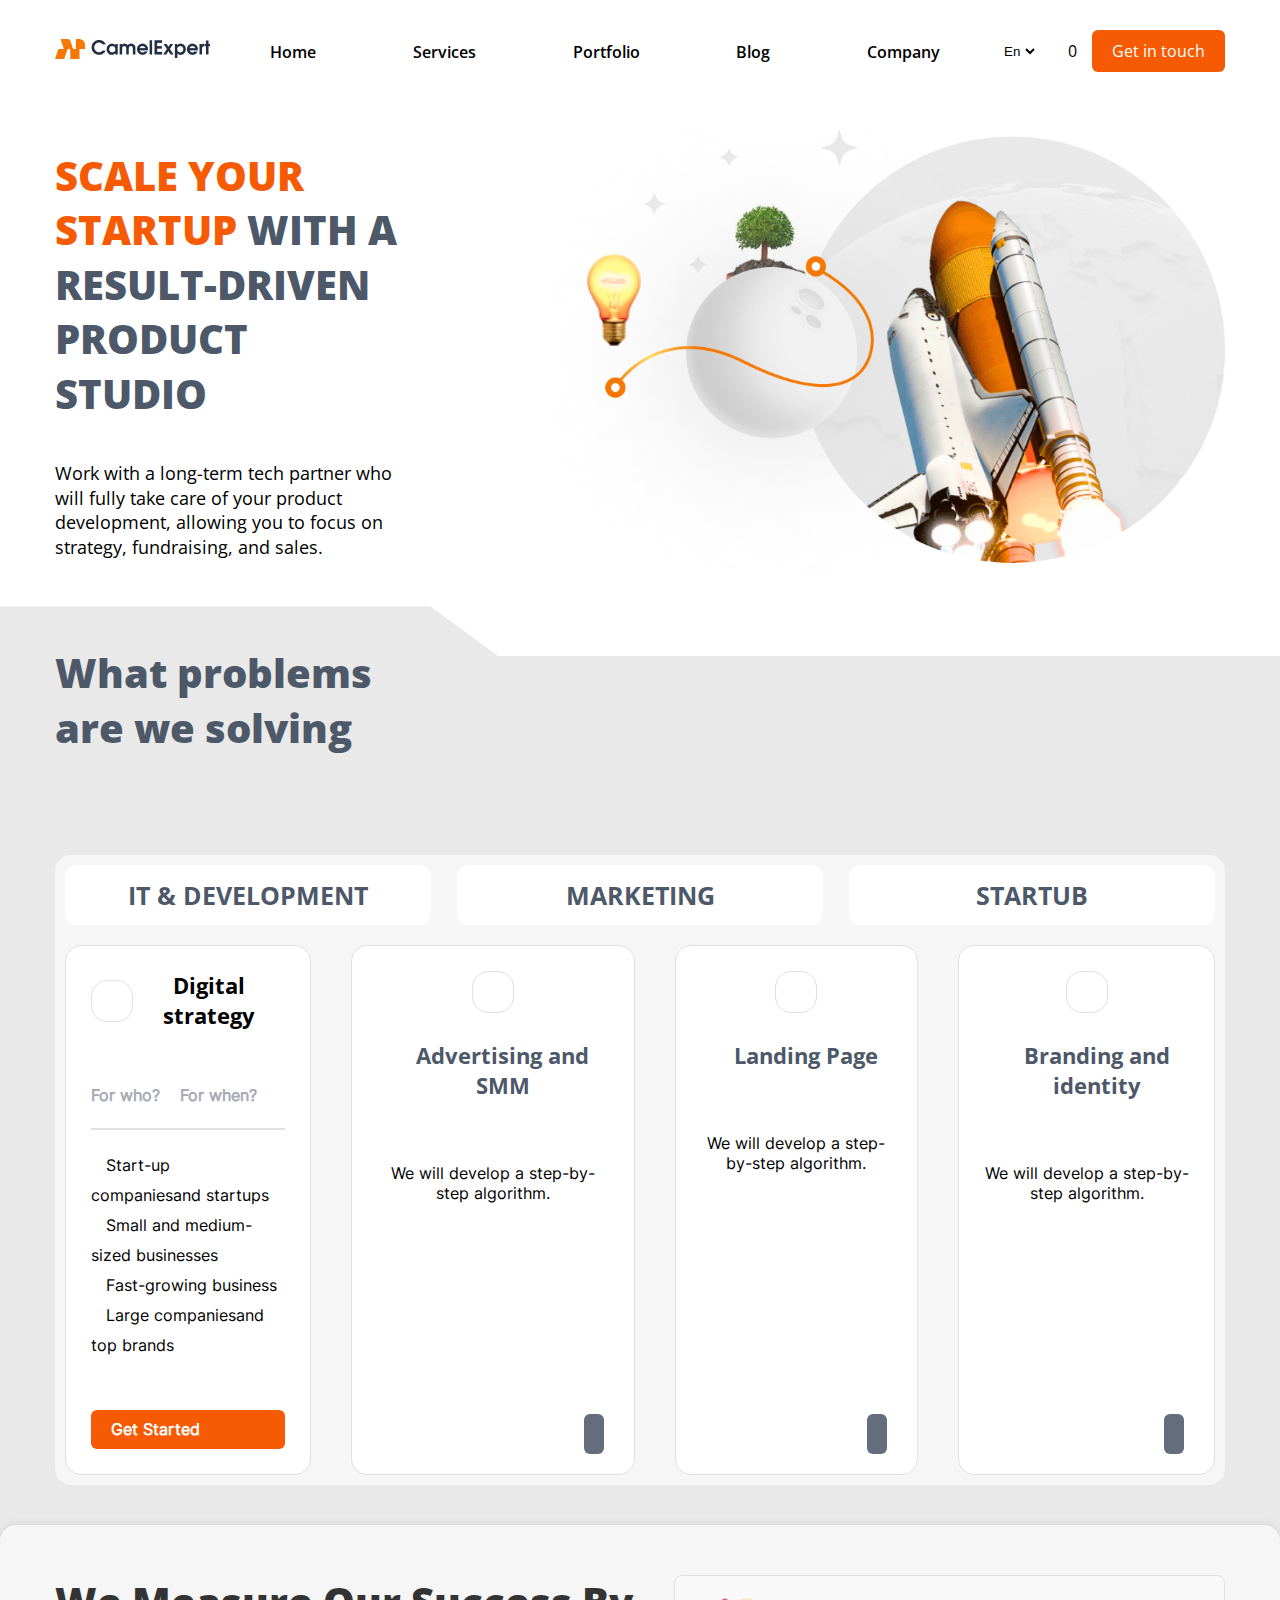
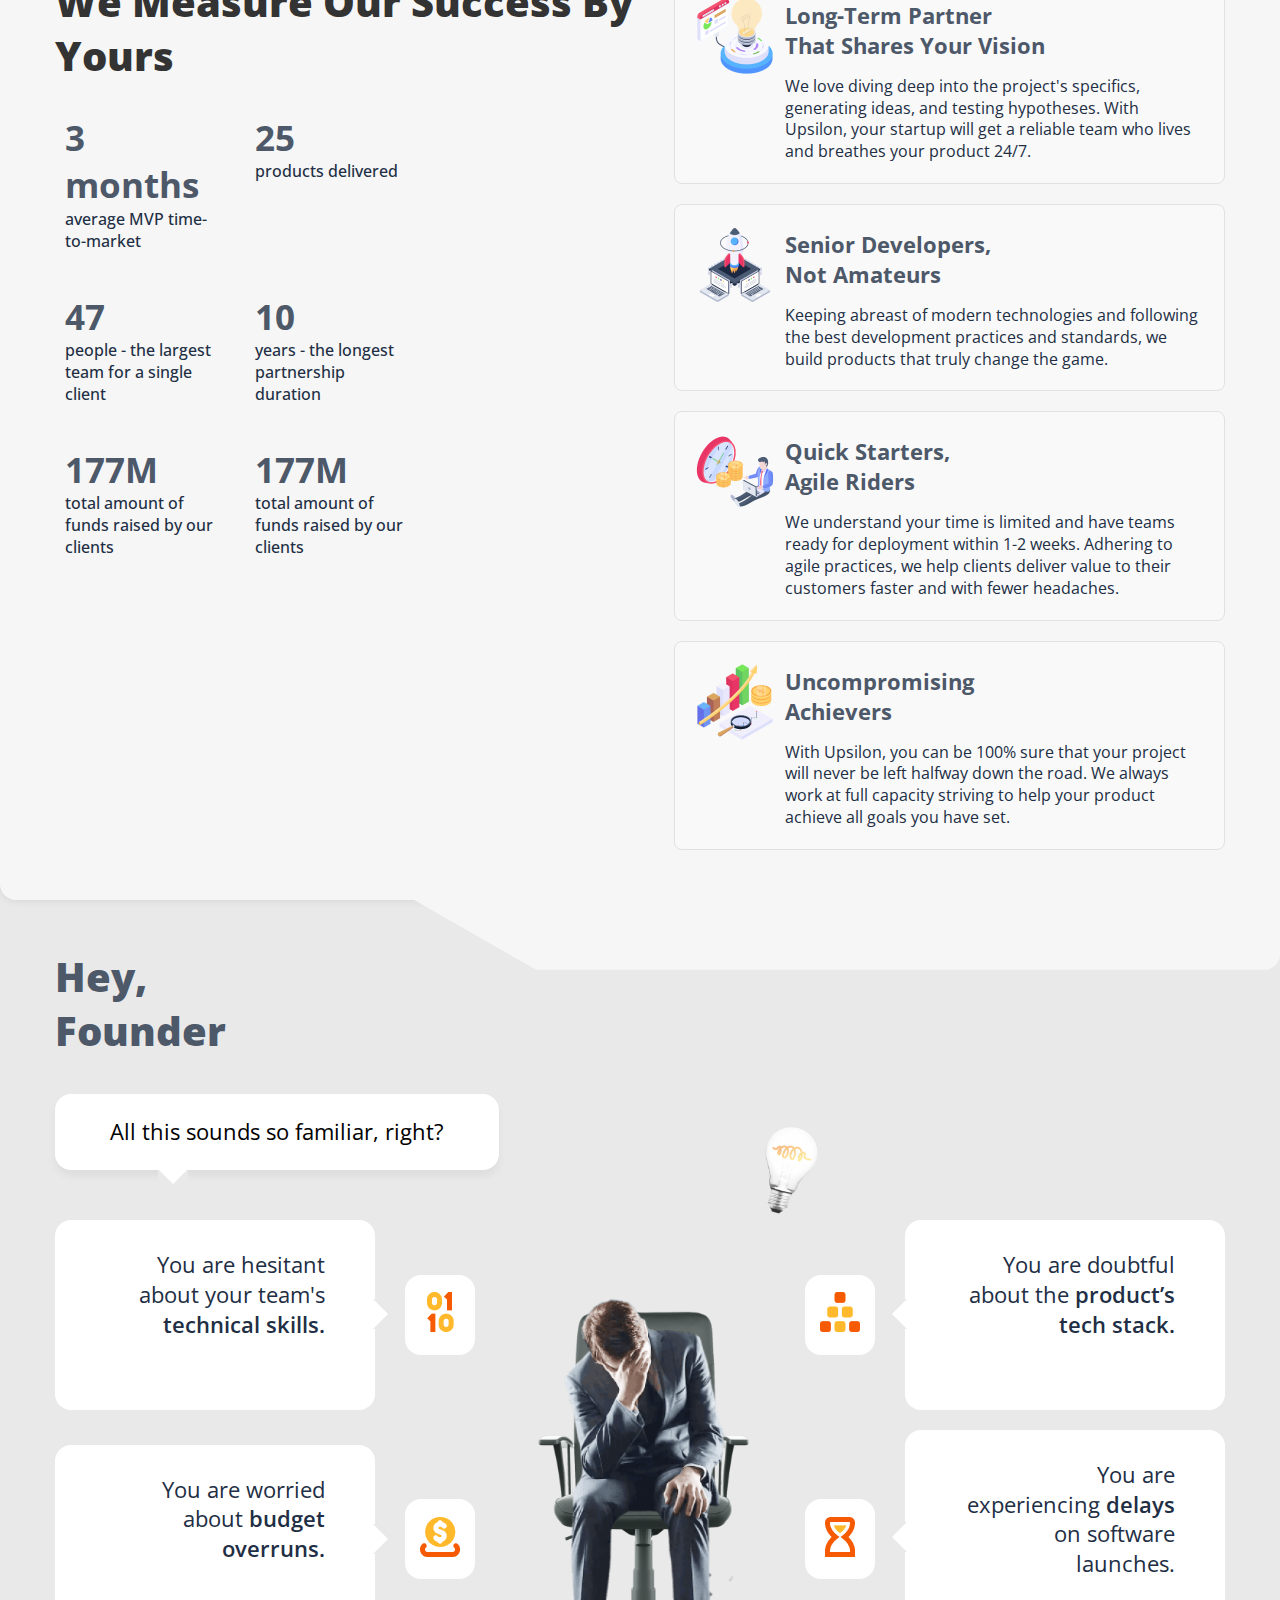
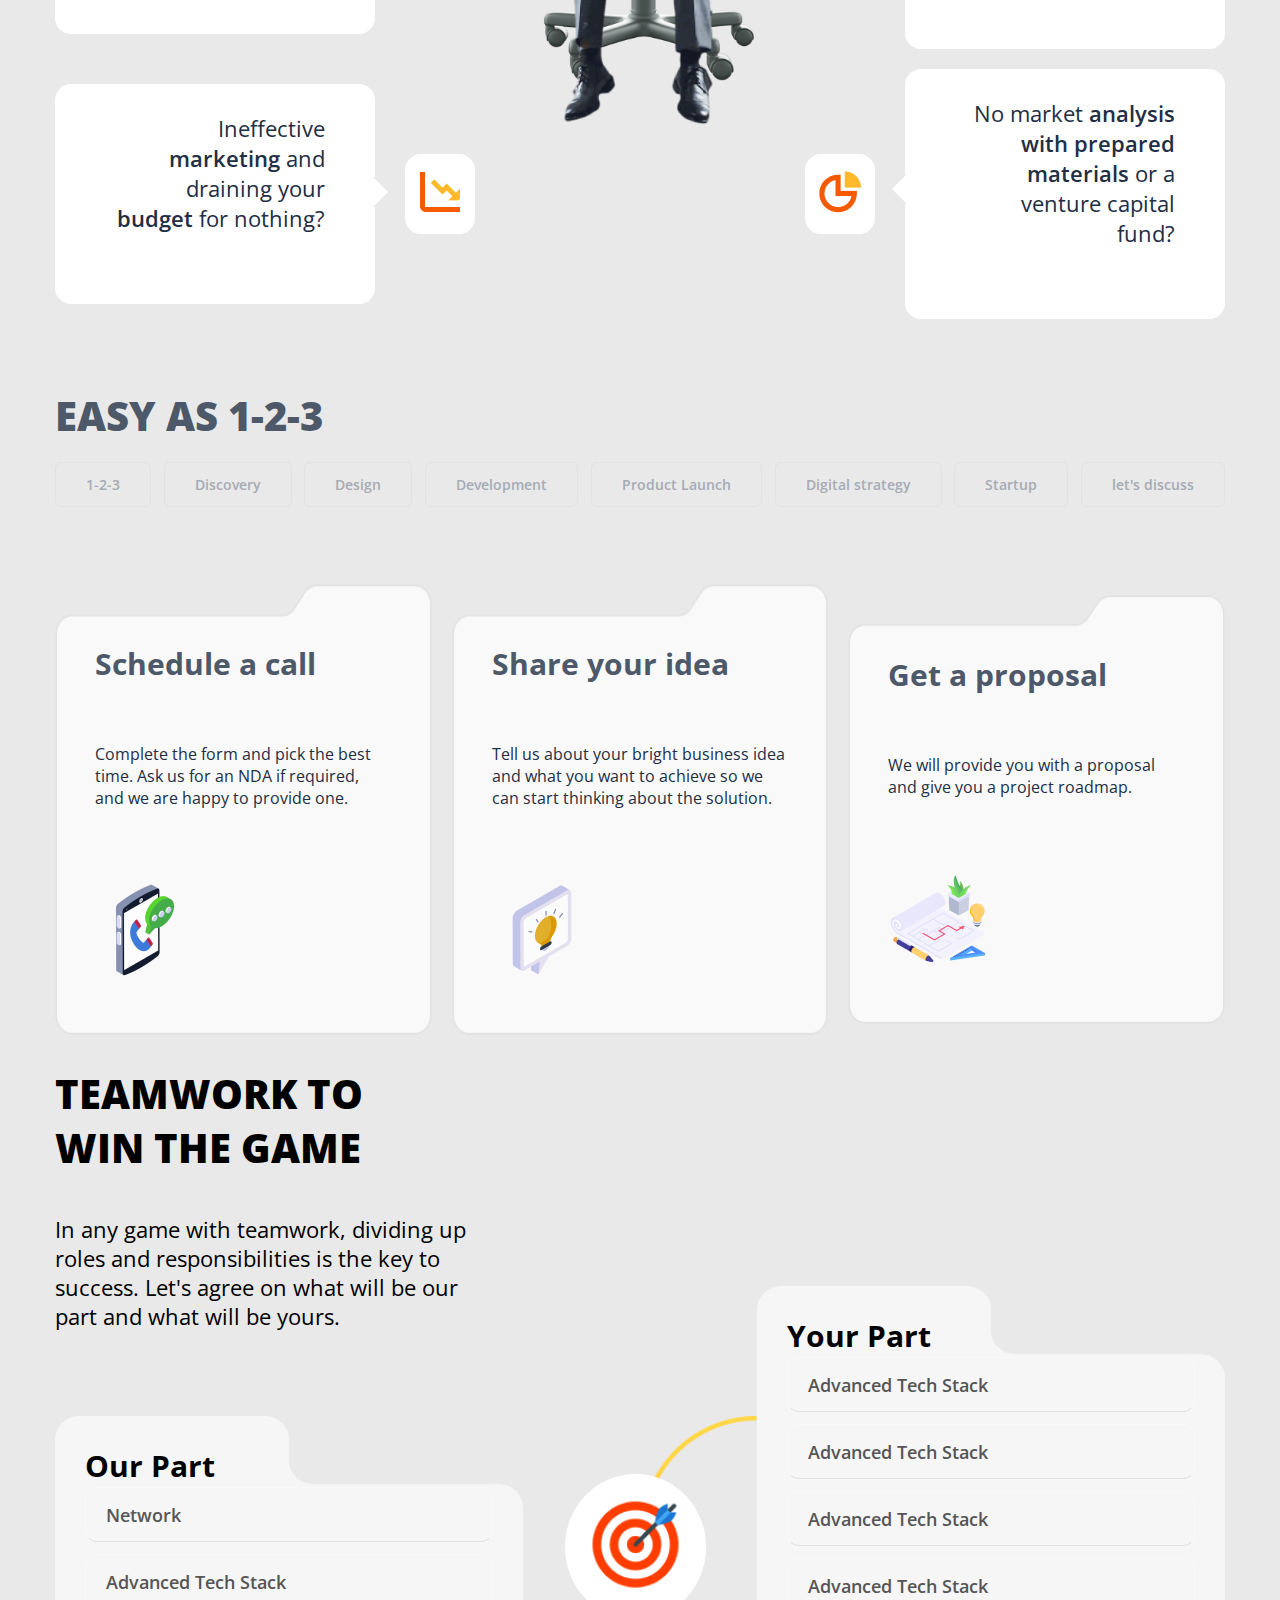
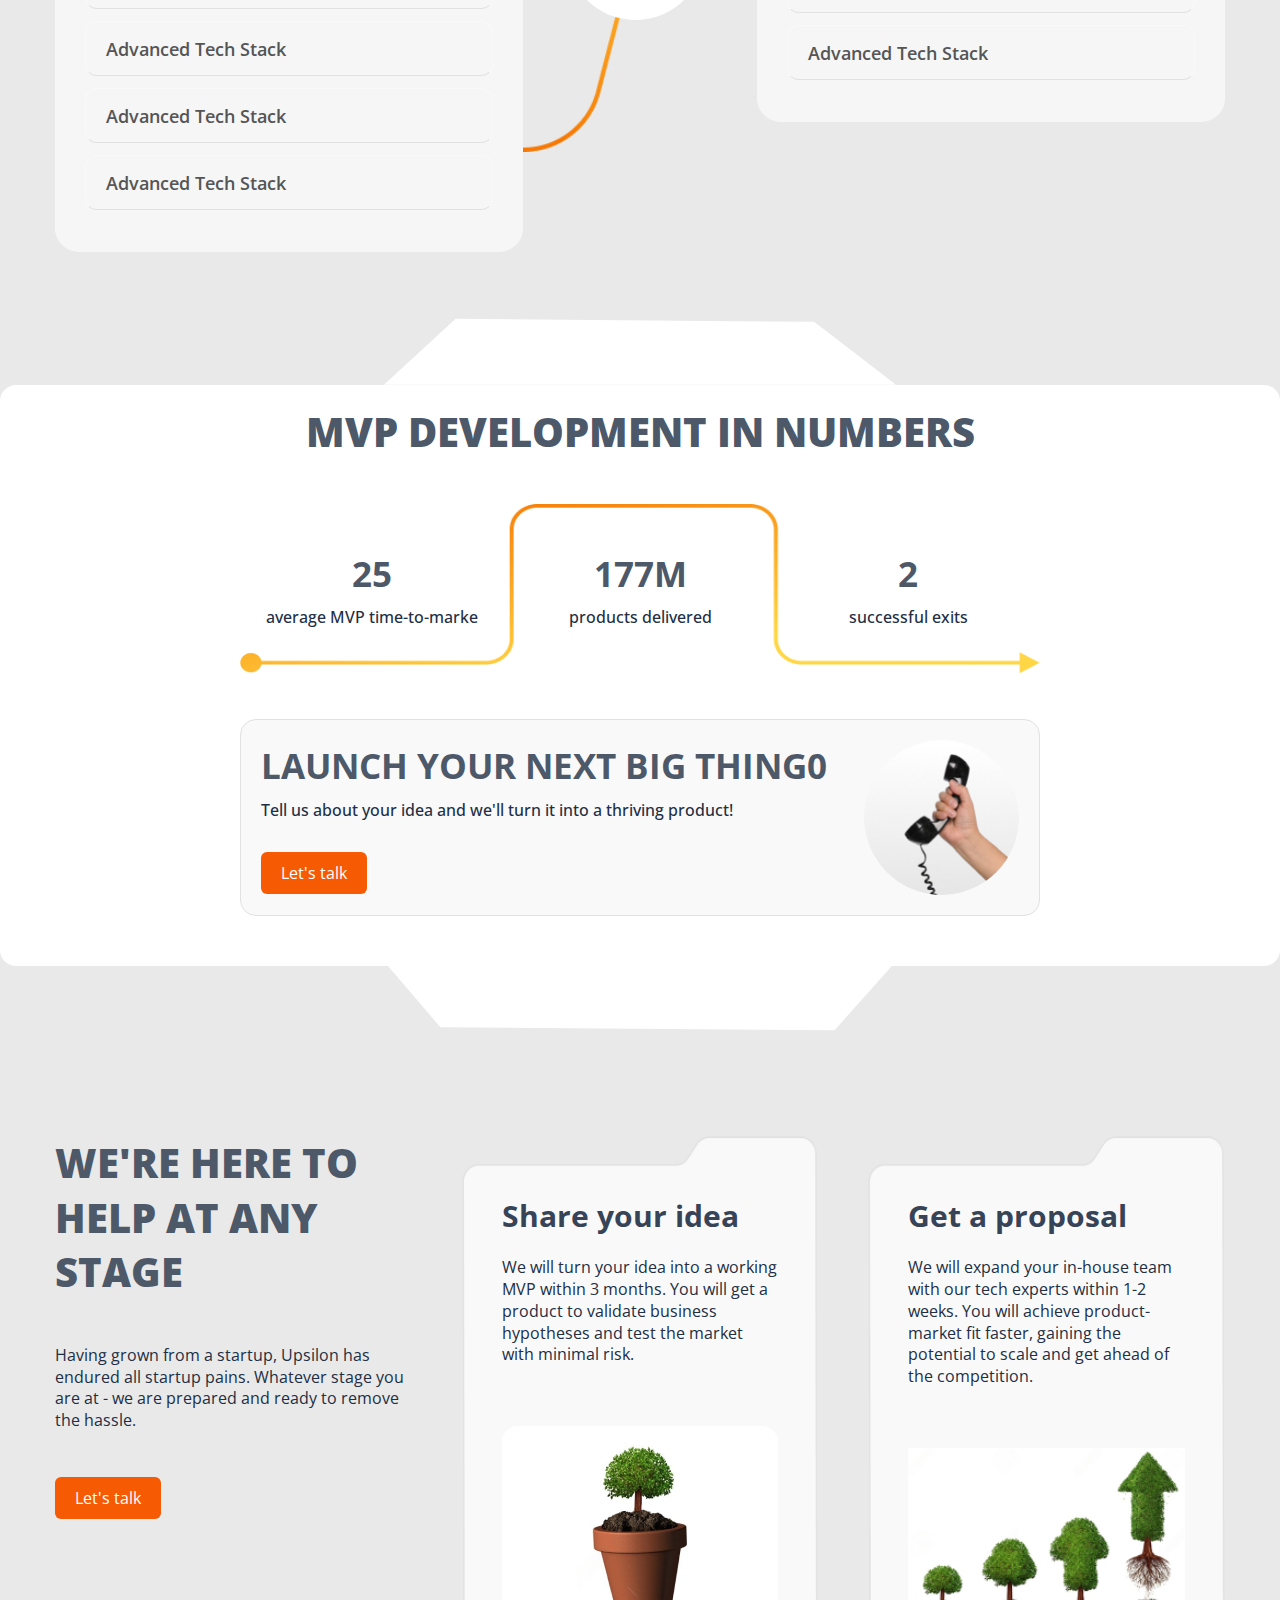
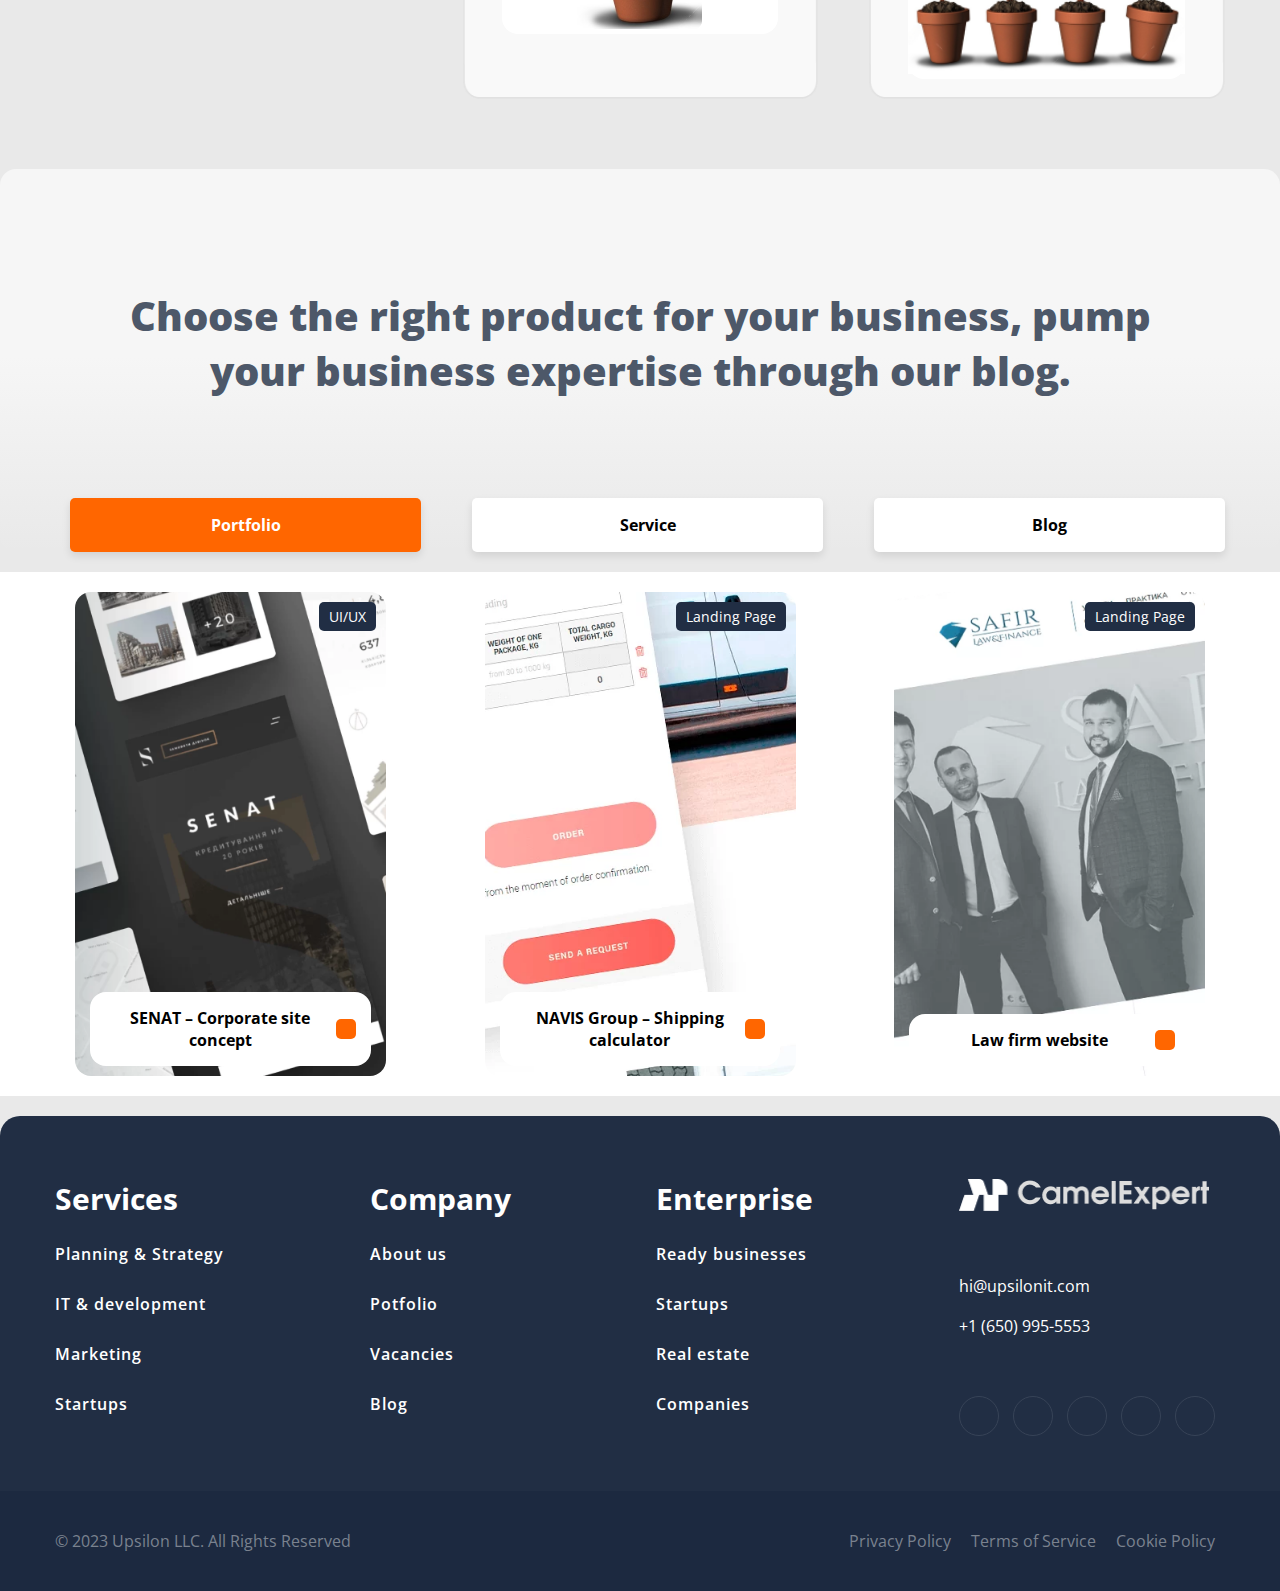
<file: index.html>
<!DOCTYPE html>
<html lang="en">
  <head>
    <meta charset="UTF-8" />
    <meta name="viewport" content="width=device-width, initial-scale=1.0" />
    <title>CamelExport_home</title>
    <link
      rel="stylesheet"
      href="https://cdnjs.cloudflare.com/ajax/libs/font-awesome/6.5.2/css/all.min.css"
      integrity="sha512-SnH5WK+bZxgPHs44uWIX+LLJAJ9/2PkPKZ5QiAj6Ta86w+fsb2TkcmfRyVX3pBnMFcV7oQPJkl9QevSCWr3W6A=="
      crossorigin="anonymous"
      referrerpolicy="no-referrer"
    />
    <link rel="preconnect" href="https://fonts.googleapis.com" />
    <link rel="preconnect" href="https://fonts.gstatic.com" crossorigin />
    <link
      href="https://fonts.googleapis.com/css2?family=Open+Sans:ital,wght@0,300..800;1,300..800&display=swap"
      rel="stylesheet"
    />
    
    <link rel="icon" type="image/x-icon" href="./img/Logatip.png" />
    <link rel="stylesheet" href="./css/header.css" />
    <link rel="stylesheet" href="./css/_home.css" />
    <link rel="stylesheet" href="./css/footer.css" />
  </head>
  <body>
    <header class="header">
      <nav class="navbar d-flex justify-between container">
        <a href="#" class="navbar__logo">
          <img src="./img/navbar-logo.png" alt="CamelExport" />
        </a>
        <ul class="navbar__list d-flex justify-between">
          <li class="navbar__item">
            <a class="navbar__link" href="./index.html"
              ><i class="fas fa-house"></i>Home</a
            >
          </li>
          <li class="navbar__item">
            <a class="navbar__link" href="./pages/due diligence/index.html"
              ><i class="fas fa-rocket"></i>Services</a
            >
          </li>
          <li class="navbar__item">
            <a class="navbar__link" href="./pages/portfolio/index.html"
              ><i class="fas fa-briefcase"></i>Portfolio</a
            >
          </li>
          <li class="navbar__item">
            <a class="navbar__link" href="./pages/blogs/index.html"
              ><i class="fas fa-wifi"></i>Blog</a
            >
          </li>
          <li class="navbar__item">
            <a class="navbar__link" href="./pages/team/index.html"
              ><i class="fas fa-chart-column"></i>Company</a
            >
          </li>
        </ul>
        <div class="navbar__wrapper d-flex justify-between">
          <div class="navbar__language d-flex">
            <i class="fas fa-globe"></i>
            <select name="" id="">
              <option value="">En</option>
              <option value="">Ru</option>
              <option value="">Uz</option>
            </select>
          </div>
          <div class="navbar__count d-flex align-items-center">
            <i class="fas fa-cart-shopping"></i>
            <p>0</p>
          </div>
          <a class="navbar__btn btn" href="#">Get in touch</a>
        </div>
      </nav>
    </header>
    <main>
      <section class="home">
        <div class="container d-flex justify-between home__wrapper">
          <div class="home__inner">
            <h1 class="home__title">
              <span>SCALE YOUR STARTUP</span>
              WITH A RESULT-DRIVEN PRODUCT STUDIO
            </h1>
            <p class="home__text">
              Work with a long-term tech partner who will fully take care of
              your product development, allowing you to focus on strategy,
              fundraising, and sales.
            </p>
          </div>
          <div class="home__univers">
            <img
              class="home__univers-imgs home__rocket"
              src="./img/Rocket-eath-curve.png"
              alt="Rocket-eath-curve"
              width="100%"
            />
            <img
              class="home__univers-imgs home__tree"
              src="./img/Tree.png"
              alt="Tree"
            />
            <img
              class="home__univers-imgs home__lampa"
              src="./img/toppng 2lampochka.png"
              alt="Lampa"
            />
          </div>
          <div class="home__mobil-img">
            <img src="./img/Mobil_univers_img.png" alt="img" width="100%" />
          </div>
        </div>
      </section>






      <section class="problems"> 
        <div class="container"> 
          <h1 class="problems__title"> 
            What problems <br /> 
            are we solving 
          </h1> 
          <div class="problems__wrapper"> 
            <div class="d-flex justify-between"> 
              <h2>IT & DEVELOPMENT</h2> 
              <h2>MARKETING</h2> 
              <h2>STARTUB</h2> 
            </div> 
            <div class="cards"> 
              <div class="card"> 
                <div class="d-flex align-items-center"> 
                  <i 
                    class="problems__title-icons fa-solid fa-chart-column" 
                    style="display: inline-block" 
                  ></i> 
                  <p class="card__title"> 
                    Digital <br /> 
                    strategy 
                  </p> 
                </div> 
                <div class="d-flex"> 
                  <p class="problems__card__for">For who?</p> 
                  <p class="problems__card__for">For when?</p> 
                </div> 
                <hr /> 
                <p class="problems__card__items"> 
                  <i class="fa-solid fa-rocket"></i> Start-up companiesand 
                  startups 
                </p> 
                <p class="problems__card__items"> 
                  <i class="fas fa-mobile-alt"></i> 
                  Small and medium-sized businesses 
                </p> 
                <p class="problems__card__items"> 
                  <i class="fas fa-money-bill-alt"></i> 
                  Fast-growing business 
                </p> 
                <p class="problems__card__items"> 
                  <i class="fas fa-money-bill-alt"></i> 
                  Large companiesand top brands 
                </p> 
                <button class="btn"> 
                  Get Started <i class="fas fa-arrow-right"></i> 
                </button> 
              </div> 
              <div class="card text-center"> 
                <i class="problems__title-icons fas fa-bullhorn"></i> 
                <div> 
                  <h2 class="card__title text-center">Advertising and SMM</h2> 
                  <p class="card__text"> 
                    We will develop a step-by-step algorithm. 
                  </p> 
                </div> 
 
                <div class="checkbox"> 
                  <i class="fas fa-arrow-right"></i> 
                </div> 
              </div> 
              <div class="card text-center"> 
                <i 
                  class="problems__title-icons fas fa-assistive-listening-systems" 
                > 
                </i> 
                <div> 
                  <h2 class="card__title text-center">Landing Page</h2> 
                  <p class="card__text">We will develop a step-by-step algorithm. 
                  </p> 
                </div> 
 
                <div class="checkbox"> 
                  <i class="fas fa-arrow-right"></i> 
                </div> 
              </div> 
              <div class="card text-center"> 
                <i class="problems__title-icons fas fa-swatchbook"></i> 
                <div> 
                  <h2 class="card__title text-center">Branding and identity</h2> 
                  <p class="card__text"> 
                    We will develop a step-by-step algorithm. 
                  </p> 
                </div> 
                <div class="checkbox"> 
                  <i class="fas fa-arrow-right"></i> 
                </div> 
              </div> 
            </div> 
          </div> 
        </div> 
      </section> 
      





      <section class="metrics">
        <div class="container">
          <div class="metrics__wrapper d-flex justify-between">
            <div class="metrics__header">
              <h1 class="metrics__title">We Measure Our Success By Yours</h1>
              <div class="metrics__stats">
                <div class="metrics__stat">
                  <h3 class="metrics__value">3 months</h3>
                  <p class="metrics__description">average MVP time-to-market</p>
                </div>
                <div class="metrics__stat">
                  <h3 class="metrics__value">25</h3>
                  <p class="metrics__description">products delivered</p>
                </div>
                <div class="metrics__stat">
                  <h3 class="metrics__value">47</h3>
                  <p class="metrics__description">
                    people - the largest team for a single client
                  </p>
                </div>
                <div class="metrics__stat">
                  <h3 class="metrics__value">10</h3>
                  <p class="metrics__description">
                    years - the longest partnership duration
                  </p>
                </div>
                <div class="metrics__stat">
                  <h3 class="metrics__value">177M</h3>
                  <p class="metrics__description">
                    total amount of funds raised by our clients
                  </p>
                </div>
                <div class="metrics__stat">
                  <h3 class="metrics__value">177M</h3>
                  <p class="metrics__description">
                    total amount of funds raised by our clients
                  </p>
                </div>
              </div>
            </div>
            <div class="metrics__details">
              <div class="metrics__detail">
                <div class="metrics__inner">
                  <img src="./img/Metrics-lampa.png" alt="lampa" />
                  <h2 class="metrics__detail-title">
                    Long-Term Partner <br />
                    That Shares Your Vision
                  </h2>
                </div>
                <p class="metrics__detail-description">
                  We love diving deep into the project's specifics, generating
                  ideas, and testing hypotheses. With Upsilon, your startup will
                  get a reliable team who lives and breathes your product 24/7.
                </p>
              </div>
              <div class="metrics__detail">
                <div class="metrics__inner">
                  <img src="./img/Metrics-roscet.png" alt="lampa" />
                  <h2 class="metrics__detail-title">
                    Senior Developers, <br />
                    Not Amateurs
                  </h2>
                </div>
                <p class="metrics__detail-description">
                  Keeping abreast of modern technologies and following the best
                  development practices and standards, we build products that
                  truly change the game.
                </p>
              </div>
              <div class="metrics__detail">
                <div class="metrics__inner">
                  <img src="./img/Metrics-time.png" alt="lampa" />
                  <h2 class="metrics__detail-title">
                    Quick Starters, <br />
                    Agile Riders
                  </h2>
                </div>
                <p class="metrics__detail-description">
                  We understand your time is limited and have teams ready for
                  deployment within 1-2 weeks. Adhering to agile practices, we
                  help clients deliver value to their customers faster and with
                  fewer headaches.
                </p>
              </div>
              <div class="metrics__detail">
                <div class="metrics__inner">
                  <img src="./img/Metrics-chart.png" alt="lampa" />
                  <h2 class="metrics__detail-title">
                    Uncompromising <br />
                    Achievers
                  </h2>
                </div>
                <p class="metrics__detail-description">
                  With Upsilon, you can be 100% sure that your project will
                  never be left halfway down the road. We always work at full
                  capacity striving to help your product achieve all goals you
                  have set.
                </p>
              </div>
            </div>
          </div>
        </div>
      </section>
      <section class="founder">
        <div class="container">
          <div class="founder__wrapper d-flex justify-between">
            <div class="">
              <h1 class="founder__title">
                Hey, <br />
                Founder
              </h1>
              <p class="founder__text">All this sounds so familiar, right?</p>
            </div>
            <div class="founder-imgs">
              <img
                class="founder-img-1 img"
                src="./img/founder/Founder-img.png"
                alt="Founder"
              />
              <img
                class="founder-img-2 img"
                src="./img/founder/Founder-lamp.png"
                alt="Lamp"
              />
              <img
                class="founder-img3"
                src="./img/founder/Founder-img.png"
                alt="Founder"
              />
              <img
                class="founder-img4"
                src="./img/founder/Founder-lamp.png"
                alt="Lamp"
              />
            </div>
          </div>
          <div class="founder__details d-flex justify-between">
            <div class="founder__detail d-flex align-items-center">
              <p class="founder__detail-text founder__detail-text--after">
                You are hesitant about your team's
                <span>technical skills.</span>
              </p>
              <div class="founder__detail-icon">
                <img
                  class="founder__detail-img"
                  src="./img/founder/founder-img-1.png"
                  alt="icon"
                />
              </div>
            </div>
            <div class="founder__detail d-flex align-items-center">
              <div class="founder__detail-icon">
                <img
                  class="founder__detail-img"
                  src="./img/founder/founder-img-4.png"
                  alt="icon"
                />
              </div>
              <p class="founder__detail-text founder__detail-text--before">
                You are doubtful about the <span>product’s tech stack.</span>
              </p>
            </div>
            <div class="founder__detail d-flex align-items-center">
              <p class="founder__detail-text founder__detail-text--after">
                You are worried about <span>budget overruns.</span>
              </p>
              <div class="founder__detail-icon">
                <img
                  class="founder__detail-img"
                  src="./img/founder/founder-img-2.png"
                  alt="icon"
                />
              </div>
            </div>
            <div class="founder__detail d-flex align-items-center">
              <div class="founder__detail-icon">
                <img
                  class="founder__detail-img"
                  src="./img/founder/founder-img-5.png"
                  alt="icon"
                />
              </div>
              <p class="founder__detail-text founder__detail-text--before">
                You are experiencing <span>delays </span> on software launches.
              </p>
            </div>
            <div class="founder__detail d-flex align-items-center">
              <p class="founder__detail-text founder__detail-text--after">
                Ineffective <span> marketing</span> and draining your
                <span>budget</span> for nothing?
              </p>
              <div class="founder__detail-icon">
                <img
                  class="founder__detail-img"
                  src="./img/founder/founder-img-3.png"
                  alt="icon"
                />
              </div>
            </div>
            <div class="founder__detail d-flex align-items-center">
              <div class="founder__detail-icon">
                <img
                  class="founder__detail-img"
                  src="./img/founder/founder-img-6.png"
                  alt="icon"
                />
              </div>
              <p class="founder__detail-text founder__detail-text--before">
                No market <span>analysis with prepared materials</span> or a
                venture capital fund?
              </p>
            </div>
          </div>
        </div>
      </section>
      <section class="inner__page">
        <div class="container">
          <h1 class="inner__title">EASY AS 1-2-3</h1>
          <div class="inner__link">
            <label class="inner__link-item" for="one">
              <b class="inner__link-text"> 1-2-3 </b>
            </label>
            <label class="inner__link-item" for="two">
              <b class="inner__link-text">Discovery</b>
            </label>
            <label class="inner__link-item" for="three">
              <b class="inner__link-text">Design</b>
            </label>
            <label class="inner__link-item" for="">
              <b class="inner__link-text">Development</b>
            </label>
            <label class="inner__link-item" for="four">
              <b class="inner__link-text">Product Launch</b>
            </label>
            <label class="inner__link-item" for="">
              <b class="inner__link-text">Digital strategy</b>
            </label>
            <label class="inner__link-item" for="">
              <b class="inner__link-text">Startup</b>
            </label>
            <label class="inner__link-item" for="">
              <b class="inner__link-text">let's discuss</b>
            </label>
          </div>
          <div class="cards">
            <div class="card">
              <img class="card-folder" src="./img/Folder.png" alt="folder" />
              <h1 class="card__title">Schedule a call</h1>
              <p class="card__text">
                Complete the form and pick the best time. Ask us for an NDA if
                required, and we are happy to provide one.
              </p>
              <img class="card__img" src="./img/easy-phone.png" alt="" />
            </div>
            <div class="card">
              <img class="card-folder" src="./img/Folder.png" alt="folder" />
              <h1 class="card__title">Share your idea</h1>
              <p class="card__text">
                Tell us about your bright business idea and what you want to
                achieve so we can start thinking about the solution.
              </p>
              <img class="card__img" src="./img/easy-computer.png" alt="" />
            </div>
            <div class="card">
              <img class="card-folder" src="./img/Folder.png" alt="folder" />
              <h1 class="card__title">Get a proposal</h1>
              <p class="card__text">
                We will provide you with a proposal and give you a project
                roadmap.
              </p>
              <img class="card__img" src="./img/easy-graphics.png" alt="" />
            </div>
          </div>
        </div>
      </section>
      <section class="teamwork">
        <div class="container">
          <h2 class="teamwork__title">TEAMWORK TO WIN THE GAME</h2>
          <p class="teamwork__text">
            In any game with teamwork, dividing up roles and responsibilities is
            the key to success. Let's agree on what will be our part and what
            will be yours.
          </p>
          <div class="cards">
            <div class="card">
              <img
                class="card-folder"
                src="./img/teamwork-card-folder.png"
                alt="folder"
              />
              <h3 class="card__title">Our Part</h3>
              <input type="checkbox" id="data-1" name="b" hidden />
              <div class="detail">
                <div class="d-flex justify-between">
                  <h4 class="detail__title">Network</h4>
                  <label for="data-1"
                    ><i class="fa-solid fa-angle-down"></i
                  ></label>
                </div>
                <p class="detail__text">
                  In any game with teamwork, dividing up roles and
                  responsibilities is the key to success. Let's agree on what
                  will be our part and what will be yours.
                </p>
              </div>
              <input type="checkbox" id="data-2" name="b" hidden />
              <div class="detail">
                <div class="d-flex justify-between">
                  <h4 class="detail__title">Advanced Tech Stack</h4>
                  <label for="data-2"
                    ><i class="fa-solid fa-angle-down"></i
                  ></label>
                </div>
                <p class="detail__text">
                  In any game with teamwork, dividing up roles and
                  responsibilities is the key to success. Let's agree on what
                  will be our part and what will be yours.
                </p>
              </div>
              <input type="checkbox" id="data-3" name="b" hidden />
              <div class="detail">
                <div class="d-flex justify-between">
                  <h4 class="detail__title">Advanced Tech Stack</h4>
                  <label for="data-3"
                    ><i class="fa-solid fa-angle-down"></i
                  ></label>
                </div>
                <p class="detail__text">
                  In any game with teamwork, dividing up roles and
                  responsibilities is the key to success. Let's agree on what
                  will be our part and what will be yours.
                </p>
              </div>
              <input type="checkbox" id="data-4" name="b" hidden />
              <div class="detail">
                <div class="d-flex justify-between">
                  <h4 class="detail__title">Advanced Tech Stack</h4>
                  <label for="data-4"
                    ><i class="fa-solid fa-angle-down"></i
                  ></label>
                </div>
                <p class="detail__text">
                  In any game with teamwork, dividing up roles and
                  responsibilities is the key to success. Let's agree on what
                  will be our part and what will be yours.
                </p>
              </div>
              <input type="checkbox" id="data-5" name="b" hidden />
              <div class="detail">
                <div class="d-flex justify-between">
                  <h4 class="detail__title">Advanced Tech Stack</h4>
                  <label for="data-5"
                    ><i class="fa-solid fa-angle-down"></i
                  ></label>
                </div>
                <p class="detail__text">
                  In any game with teamwork, dividing up roles and
                  responsibilities is the key to success. Let's agree on what
                  will be our part and what will be yours.
                </p>
              </div>
            </div>
            <div class="card align-items-center">
              <img
                class="target-line"
                src="./img/Teamwork-target-line.png"
                alt="line"
                width="100%"
              />
              <div class="target-img">
                <img
                  src="./img/Teamwork-target.png"
                  alt="Target"
                  width="100%"
                />
              </div>
            </div>
            <div class="card">
              <img
                class="card-folder"
                src="./img/teamwork-card-folder.png"
                alt="folder"
              />
              <h3 class="card__title">Your Part</h3>
              <input type="checkbox" id="data-6" name="b" hidden />
              <div class="detail">
                <div class="d-flex justify-between">
                  <h4 class="detail__title">Advanced Tech Stack</h4>
                  <label for="data-6"
                    ><i class="fa-solid fa-angle-down"></i
                  ></label>
                </div>
                <p class="detail__text">
                  In any game with teamwork, dividing up roles and
                  responsibilities is the key to success. Let's agree on what
                  will be our part and what will be yours.
                </p>
              </div>
              <input type="checkbox" id="data-7" name="b" hidden />
              <div class="detail">
                <div class="d-flex justify-between">
                  <h4 class="detail__title">Advanced Tech Stack</h4>
                  <label for="data-7"
                    ><i class="fa-solid fa-angle-down"></i
                  ></label>
                </div>
                <p class="detail__text">
                  In any game with teamwork, dividing up roles and
                  responsibilities is the key to success. Let's agree on what
                  will be our part and what will be yours.
                </p>
              </div>
              <input type="checkbox" id="data-8" name="b" hidden />
              <div class="detail">
                <div class="d-flex justify-between">
                  <h4 class="detail__title">Advanced Tech Stack</h4>
                  <label for="data-8"
                    ><i class="fa-solid fa-angle-down"></i
                  ></label>
                </div>
                <p class="detail__text">
                  In any game with teamwork, dividing up roles and
                  responsibilities is the key to success. Let's agree on what
                  will be our part and what will be yours.
                </p>
              </div>
              <input type="checkbox" id="data-9" name="b" hidden />
              <div class="detail">
                <div class="d-flex justify-between">
                  <h4 class="detail__title">Advanced Tech Stack</h4>
                  <label for="data-9"
                    ><i class="fa-solid fa-angle-down"></i
                  ></label>
                </div>
                <p class="detail__text">
                  In any game with teamwork, dividing up roles and
                  responsibilities is the key to success. Let's agree on what
                  will be our part and what will be yours.
                </p>
              </div>
              <input type="checkbox" id="data-10" name="b" hidden />
              <div class="detail">
                <div class="d-flex justify-between">
                  <h4 class="detail__title">Advanced Tech Stack</h4>
                  <label for="data-10"
                    ><i class="fa-solid fa-angle-down"></i
                  ></label>
                </div>
                <p class="detail__text">
                  In any game with teamwork, dividing up roles and
                  responsibilities is the key to success. Let's agree on what
                  will be our part and what will be yours.
                </p>
              </div>
            </div>
          </div>
        </div>
      </section>
      <section class="development">
        <div class="container">
          <h1 class="development__title">MVP DEVELOPMENT IN NUMBERS</h1>
          <div class="development__wrapper d-flex justify-between text-center">
            <div class="card">
              <h1 class="development__count">25</h1>
              <p class="development__text">average MVP time-to-marke</p>
            </div>
            <div class="card">
              <h1 class="development__count">177M</h1>
              <p class="development__text">products delivered</p>
            </div>
            <div class="card">
              <h1 class="development__count">2</h1>
              <p class="development__text">successful exits</p>
            </div>
            <img
              class="development__wrapper-img"
              src="./img/chiziq-desktop.png"
              alt="Chiziq"
            />
            <img
              class="development__wrapper-img-mobile"
              src="./img/chiziq-mobile.png"
              alt="chiziq-mobile"
            />
          </div>
          <div
            class="development__wrapper development__wrapper-2 d-flex justify-between"
          >
            <div class="development__inner">
              <h3 class="development__count">LAUNCH YOUR NEXT BIG THING0</h3>
              <p class="development__text development__count-text">
                Tell us about your idea and we'll turn it into a thriving
                product!
              </p>
              <a class="btn" href="#">Let's talk</a>
            </div>
            <img
              class="development__phone"
              src="./img/development-phone.png"
              alt="Phone"
            />
          </div>
        </div>
      </section>
      <section class="helping">
        <div class="container helping__grid__wrapper">
          <div class="helping__wrapper">
            <h2 class="helping__title">WE'RE HERE TO HELP AT ANY STAGE</h2>
            <p class="helping__text">
              Having grown from a startup, Upsilon has endured all startup
              pains. Whatever stage you are at - we are prepared and ready to
              remove the hassle.
            </p>
            <a class="btn" href="#">Let's talk</a>
          </div>
          <div class="helping__card">
            <h3 class="helping__card-title">Share your idea</h3>
            <p>
              We will turn your idea into a working MVP within 3 months. You
              will get a product to validate business hypotheses and test the
              market with minimal risk.
            </p>
            <div class="img">
              <img src="./img/Tree.png" alt="tree" />
            </div>
            <img
              src="./img/Helping-card-bg.png"
              alt="bg restangle"
              class="helping__card-bg"
            />
          </div>
          <div class="helping__card">
            <h3 class="helping__card-title">Get a proposal</h3>
            <p>
              We will expand your in-house team with our tech experts within 1-2
              weeks. You will achieve product-market fit faster, gaining the
              potential to scale and get ahead of the competition.
            </p>

            <div class="img">
              <img src="./img/trees.png" alt="trees" width="100%" />
            </div>

            <img
              src="./img/Helping-card-bg.png"
              alt="bg restangle"
              class="helping__card-bg"
            />
          </div>
        </div>
      </section>
      <section class="selection">
        <div class="selection__wrapper">
          <h2 class="selection__title">
            Choose the right product for your business, pump your business
            expertise through our blog.
          </h2>
          <div class="navigation container">
            <label class="nav-btn navbar__btn active" for="bir">
              Portfolio
            </label>
            <label class="nav-btn" for="ikki">Service</label>
            <label class="nav-btn" for="uch">Blog</label>
          </div>
        </div>
        <div class="selection__block">
          <input type="radio" name="select" id="bir" checked />
          <div class="selection__2">
            <div class="cards container">
              <div class="card">
                <div class="image">
                  <div class="badge">UI/UX</div>
                  <img src="./img/portfolio-img-1.png" alt="Senat Project" />
                </div>
                <div class="card-footer">
                  <h3>SENAT – Corporate site concept</h3>
                  <button class="btn">
                    <i class="fas fa-arrow-right"></i>
                  </button>
                </div>
              </div>
              <div class="card">
                <div class="image">
                  <div class="badge">Landing Page</div>
                  <img
                    src="./img/portfolio-img-2.png"
                    alt="Navis Group Project"
                  />
                </div>
                <div class="card-footer">
                  <h3>NAVIS Group – Shipping calculator</h3>
                  <button class="btn">
                    <i class="fas fa-arrow-right"></i>
                  </button>
                </div>
              </div>
              <div class="card">
                <div class="image">
                  <div class="badge">Landing Page</div>
                  <img src="./img/portfolio-img-3.png" alt="Safir Project" />
                </div>
                <div class="card-footer">
                  <h3>Law firm website</h3>
                  <button class="btn">
                    <i class="fas fa-arrow-right"></i>
                  </button>
                </div>
              </div>
            </div>
          </div>
          <input type="radio" name="select" id="ikki" />
          <div class="selection__3">
            <div class="cards container">
              <div class="card">
                <div class="image">
                  <div class="badge">Design</div>
                  <img src="./img/Blog-img-1.png" alt="Design Project" />
                </div>
                <div class="card-body">
                  <h3>
                    What should be the right UX Landing Page for a residential
                    complex: the example of Wunder Haus
                  </h3>
                </div>
                <div class="card-footer">
                  <span>Read more</span>
                  <i class="fas fa-arrow-right"></i>
                </div>
              </div>
              <div class="card">
                <div class="image">
                  <div class="badge">Marketing</div>
                  <img src="./img/Blog-img-2.png" alt="Marketing Project" />
                </div>
                <div class="card-body">
                  <h3>
                    Lead magnet in real estate marketing: gathering audience
                    contacts in 15 ways
                  </h3>
                </div>
                <div class="card-footer">
                  <span>Read more</span>
                  <i class="fas fa-arrow-right"></i>
                </div>
              </div>
              <div class="card">
                <div class="image">
                  <div class="badge">Marketing</div>
                  <img src="./img/Blog-img-3.png" alt="Chat-bots Project" />
                </div>
                <div class="card-body">
                  <h3>
                    Chat-bots in real estate marketing: advantage or tool
                    without results
                  </h3>
                </div>
                <div class="card-footer">
                  <span>Read more</span>
                  <i class="fas fa-arrow-right"></i>
                </div>
              </div>
            </div>
          </div>
          <input type="radio" name="select" id="uch" />
          <div class="selection__1">
            <div class="cards container">
              <div class="card">
                <div class="icon">
                  <i class="fas fa-mobile-alt"></i>
                </div>
                <h2>MOBILE APPLICATIONS</h2>
                <ul>
                  <li>
                    <i class="fas fa-rocket"></i> Start-up companies and
                    startups
                  </li>
                  <li>
                    <i class="fas fa-building"></i> Small and medium-sized
                    businesses
                  </li>
                  <li>
                    <i class="fas fa-chart-line"></i> Fast-growing business
                  </li>
                  <li>
                    <i class="fas fa-briefcase"></i> Large companies and top
                    brands
                  </li>
                </ul>
                <button class="btn">
                  Get Started <i class="fas fa-arrow-right"></i>
                </button>
              </div>
              <div class="card">
                <div class="icon">
                  <i class="fas fa-lightbulb"></i>
                  <h2>FOR GROWTH-STAGE STARTUPS</h2>
                </div>
                <ul>
                  <li>
                    <i class="fas fa-rocket"></i> Start-up companies and
                    startups
                  </li>
                  <li>
                    <i class="fas fa-building"></i> Small and medium-sized
                    businesses
                  </li>
                  <li>
                    <i class="fas fa-chart-line"></i> Fast-growing business
                  </li>
                  <li>
                    <i class="fas fa-briefcase"></i> Large companies and top
                    brands
                  </li>
                </ul>
                <button class="btn">
                  Get Started <i class="fas fa-arrow-right"></i>
                </button>
              </div>
              <div class="card">
                <div class="icon">
                  <i class="fas fa-mobile-alt"></i>
                </div>
                <h2>MOBILE APPLICATIONS</h2>
                <ul>
                  <li>
                    <i class="fas fa-rocket"></i> Start-up companies and
                    startups
                  </li>
                  <li>
                    <i class="fas fa-building"></i> Small and medium-sized
                    businesses
                  </li>
                  <li>
                    <i class="fas fa-chart-line"></i> Fast-growing business
                  </li>
                  <li>
                    <i class="fas fa-briefcase"></i> Large companies and top
                    brands
                  </li>
                </ul>
                <button class="btn">
                  Get Started <i class="fas fa-arrow-right"></i>
                </button>
              </div>
            </div>
          </div>
        </div>
      </section>
    </main>
    <footer class="footer">
      <div class="container">
        <div class="footer__wrapper">
          <ul class="footer__wrapper__lists">
            <li><b class="footer__wrapper__title">Services</b></li>
            <li>
              <a href="#" class="footer__wrapper-link"
                ><i class="fa-solid fa-chart-column"></i>Planning & Strategy</a
              >
            </li>
            <li>
              <a href="#" class="footer__wrapper-link">IT & development</a>
            </li>
            <li><a href="#" class="footer__wrapper-link">Marketing</a></li>
            <li><a href="#" class="footer__wrapper-link">Startups</a></li>
          </ul>
          <ul class="footer__wrapper__lists">
            <li><b class="footer__wrapper__title">Company</b></li>
            <li><a href="#" class="footer__wrapper-link">About us</a></li>
            <li><a href="#" class="footer__wrapper-link">Potfolio</a></li>
            <li><a href="#" class="footer__wrapper-link">Vacancies</a></li>
            <li><a href="#" class="footer__wrapper-link">Blog</a></li>
          </ul>
          <ul class="footer__wrapper__lists">
            <li><b class="footer__wrapper__title">Enterprise</b></li>
            <li>
              <a href="#" class="footer__wrapper-link">Ready businesses</a>
            </li>
            <li><a href="#" class="footer__wrapper-link">Startups</a></li>
            <li><a href="#" class="footer__wrapper-link">Real estate</a></li>
            <li><a href="#" class="footer__wrapper-link">Companies</a></li>
          </ul>
          <div class="footer__contact">
            <img
              class="footer__logo"
              src="../../img/footer-logo.png"
              alt="Logo"
            />
            <p class="footer__call">
              hi@upsilonit.com <br /><br />
              +1 (650) 995-5553
            </p>
            <div class="footer__brands">
              <a class="footer__icon" href="#">
                <i class="fab fa-instagram"></i>
              </a>
              <a class="footer__icon" href="#">
                <i class="fab fa-linkedin"></i>
              </a>
              <a class="footer__icon" href="#">
                <i class="fab fa-youtube"></i>
              </a>
              <a class="footer__icon" href="#">
                <i class="fab fa-facebook"></i>
              </a>
              <a class="footer__icon" href="#">
                <i class="fab fa-x-twitter"></i>
              </a>
            </div>
          </div>
        </div>
      </div>
      <div class="footer__inner">
        <div class="container d-flex justify-between flex-wrap">
          <p>© 2023 Upsilon LLC. All Rights Reserved</p>
          <ul class="footer__inner__list d-flex">
            <li><a class="footer__list-link" href="#">Privacy Policy</a></li>
            <li><a class="footer__list-link" href="#">Terms of Service</a></li>
            <li><a class="footer__list-link" href="#">Cookie Policy</a></li>
          </ul>
        </div>
      </div>
    </footer>
  </body>
</html>
</file>
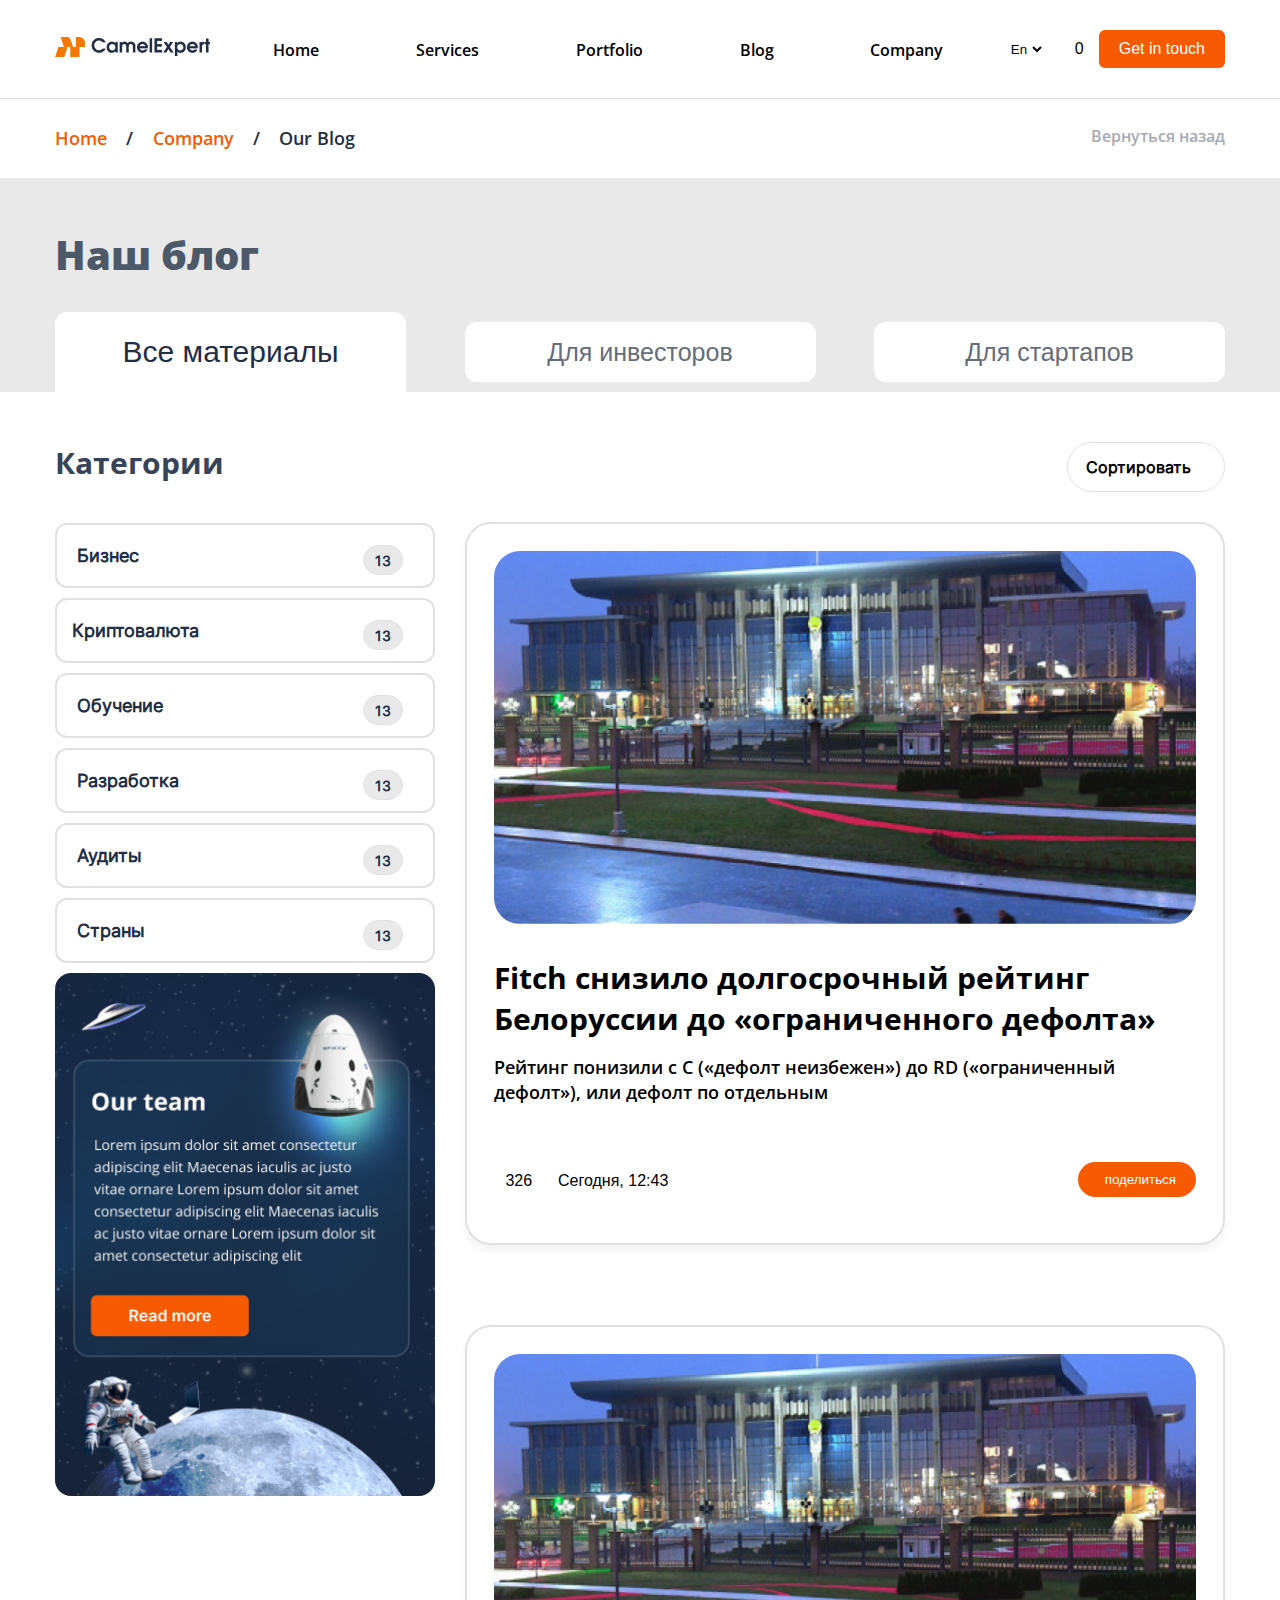
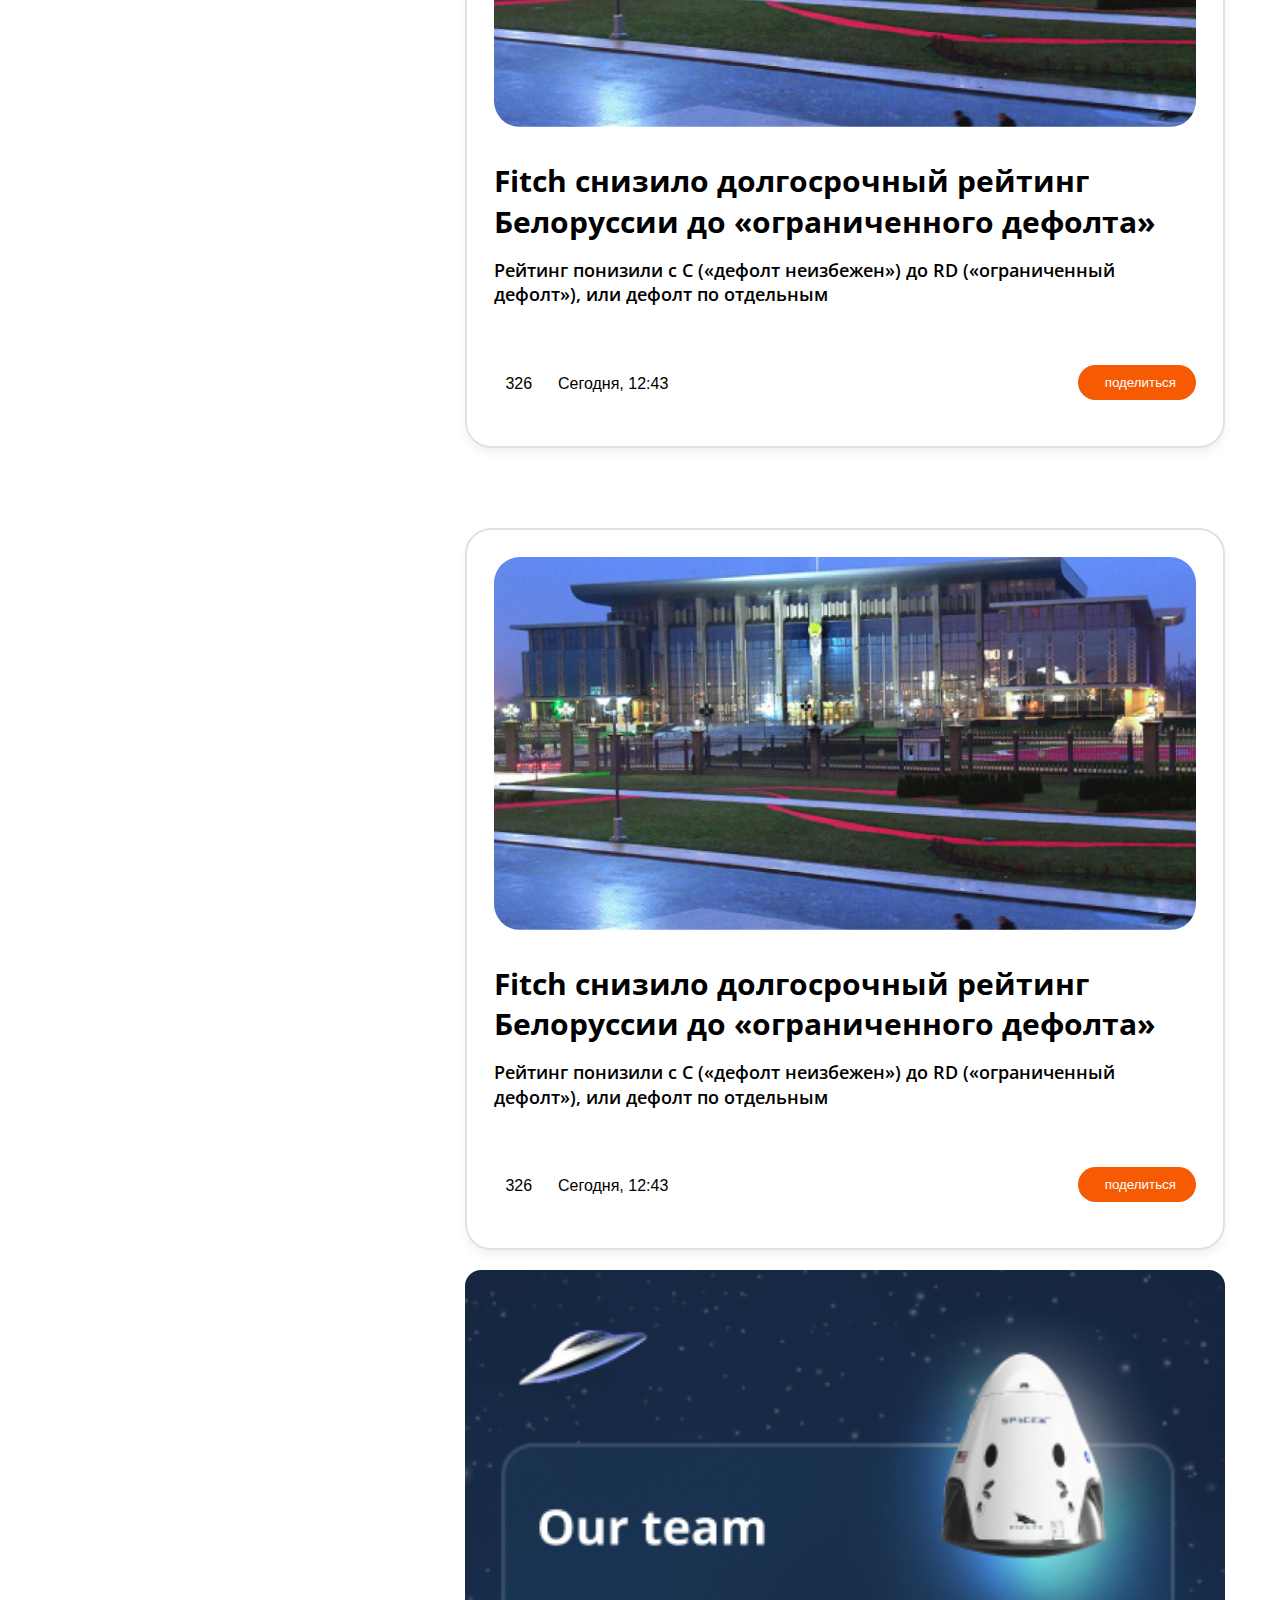
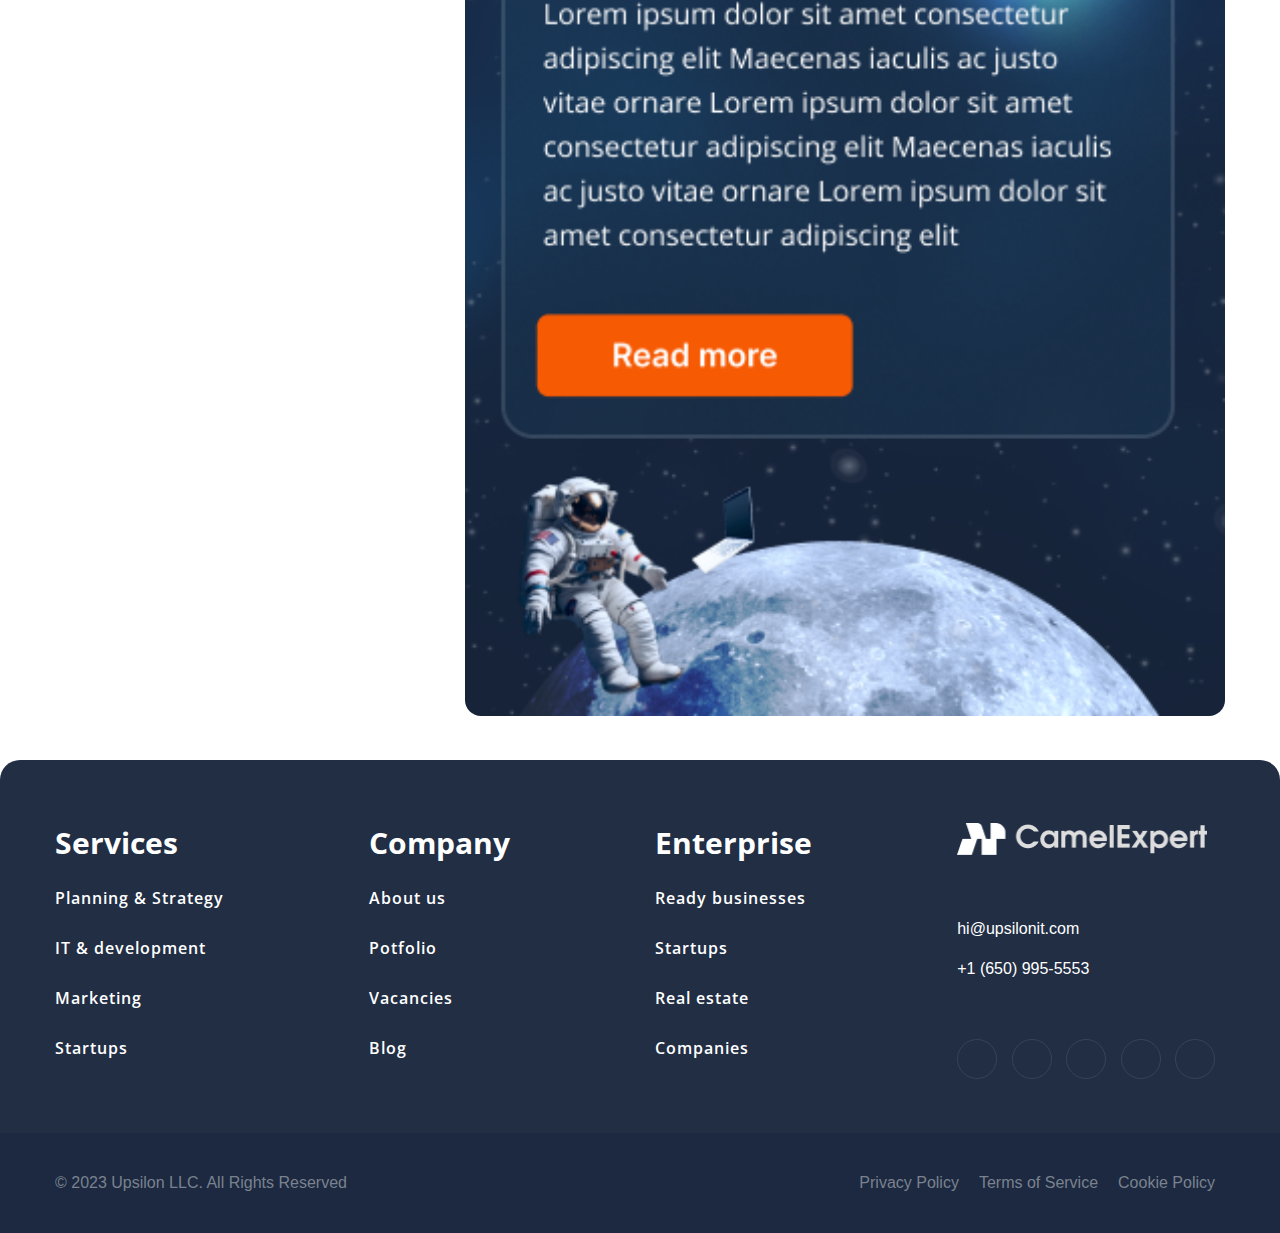
<file: pages/blogs/index.html>
<!DOCTYPE html>
<html lang="en">
  <head>
    <meta charset="UTF-8" />
    <meta name="viewport" content="width=device-width, initial-scale=1.0" />
    <title>Blog</title>
    <link
      rel="stylesheet"
      href="https://cdnjs.cloudflare.com/ajax/libs/font-awesome/6.5.2/css/all.min.css"
      integrity="sha512-SnH5WK+bZxgPHs44uWIX+LLJAJ9/2PkPKZ5QiAj6Ta86w+fsb2TkcmfRyVX3pBnMFcV7oQPJkl9QevSCWr3W6A=="
      crossorigin="anonymous"
      referrerpolicy="no-referrer"
    />
    <link rel="icon" type="image/x-icon" href="../../img/Logatip.png" />
    <link rel="preconnect" href="https://fonts.googleapis.com" />
    <link rel="preconnect" href="https://fonts.gstatic.com" crossorigin />
    <link
      href="https://fonts.googleapis.com/css2?family=Open+Sans:ital,wght@0,300..800;1,300..800&display=swap"
      rel="stylesheet"
    />
    <link rel="stylesheet" href="../../css/header.css" />
    <link rel="stylesheet" href="../../css/footer.css">
    <link rel="stylesheet" href="./style.css" />
  </head>
  <body>
    <header class="header">
      <nav class="navbar d-flex justify-between container">
        <a href="#" class="navbar__logo">
          <img src="../../img/navbar-logo.png" alt="CamelExport" />
        </a>
        <ul class="navbar__list d-flex justify-between">
          <li class="navbar__item">
            <a class="navbar__link" href="../../index.html">
              <i class="fas fa-house"></i>Home
            </a>
          </li>
          <li class="navbar__item">
            <a class="navbar__link" href="../due diligence/index.html">
              <i class="fas fa-rocket"></i>Services
            </a>
          </li>
          <li class="navbar__item">
            <a class="navbar__link" href="../portfolio/index.html">
              <i class="fas fa-briefcase"></i>Portfolio
            </a>
          </li>
          <li class="navbar__item">
            <a class="navbar__link" href="./index.html"><i class="fas fa-wifi"></i>Blog</a>
          </li>
          <li class="navbar__item">
            <a class="navbar__link" href="#">
              <i class="fas fa-chart-column"></i>Company
            </a>
          </li>
        </ul>
        <div class="navbar__wrapper d-flex justify-between">
          <div class="navbar__language d-flex">
            <i class="fas fa-globe"></i>
            <select name="" id="">
              <option value="">En</option>
              <option value="">Ru</option>
              <option value="">Uz</option>
            </select>
          </div>
          <div class="navbar__count d-flex align-items-center">
            <i class="fas fa-cart-shopping"></i>
            <p>0</p>
          </div>
          <a class="navbar__btn btn" href="#">Get in touch</a>
        </div>
      </nav>
    </header>
    <main>
      <section class="home">
        <nav class="home__nav container">
          <ul class="home__nav__list">
            <li class="list-item">
              <a class="list-item list-item--active" href="./index.html"
                >Home</a
              >
            </li>
            <li class="list-item">/</li>
            <li class="list-item">
              <a class="list-item list-item--active" href="./index.html"
                >Company</a
              >
            </li>
            <li class="list-item">/</li>
            <li class="list-item">
              <a class="list-item" href="./index.html">Our Blog</a>
            </li>
          </ul>
          <a class="home-back" href="#">
            <i class="fa-solid fa-angle-left"></i> Вернуться назад
          </a>
        </nav>
      </section>
      <section class="blog">
        <div class="container">
          <div class="blog__wrapper justify-between d-flex">
            <h1 class="blog-title">Наш блог</h1>
            <label for="checkbox" class="btn home__btn">
              <span>Категории</span>
              <img src="./img/VectorHome__menubar.svg" alt="Filter" />
            </label>
          </div>
          <div class="cards">
            <input
              class="category-input"
              type="radio"
              name="same"
              id="material"
              hidden
              checked
            />
            <label class="card" for="material"
              >Все <span>материалы</span></label
            >
            <input
              class="category-input"
              type="radio"
              name="same"
              id="investor"
              hidden
            />
            <label class="card" for="investor"
              ><span>Для</span> инвесторов</label
            >
            <input type="radio" name="same" id="startap" hidden />
            <label class="card" for="startap"><span>Для</span> стартапов</label>
          </div>
        </div>
        <div class="category">
          <div class="container">
            <div class="category__wrapper">
              <input id="checkbox" type="checkbox" hidden />
              <div class="category__types">
                <div class="d-flex justify-between">
                  <h1 class="category-title">Категории</h1>
                  <label for="checkbox"
                    ><i class="fa-solid fa-xmark"></i
                  ></label>
                </div>
                <input id="type" type="checkbox" name="a" hidden />
                <div id="card" class="card">
                  <p class="card__header">
                    <i class="fa-solid fa-hand-holding-dollar"></i>
                    Бизнес
                    <label for="type"
                      ><span>13</span> <i class="fa-solid fa-angle-down"></i
                    ></label>
                  </p>
                  <p>Малый бизнес</p>
                  <p>Средний бизнес</p>
                  <p>Крупный бизнес</p>
                </div>
                <input id="type1" type="checkbox" name="a" hidden />
                <div id="card1" class="card">
                  <p class="card__header">
                    <i class="fa-brands fa-bitcoin"></i>
                    Криптовалюта
                    <label for="type1"
                      ><span>13</span> <i class="fa-solid fa-angle-down"></i
                    ></label>
                  </p>
                  <p>Инструменты</p>
                  <p>Технологии</p>
                </div>
                <input id="type2" type="checkbox" name="a" hidden />
                <div id="card1" class="card">
                  <p class="card__header">
                    <i class="fa-solid fa-graduation-cap"></i>
                    Обучение
                    <label for="type2"
                      ><span>13</span> <i class="fa-solid fa-angle-down"></i
                    ></label>
                  </p>
                  <p>Сайты</p>
                  <p>Онлайн бизнес</p>
                </div>
                <input id="type3" type="checkbox" name="a" hidden />
                <div id="card1" class="card">
                  <p class="card__header">
                    <i class="fa-solid fa-gear"></i>
                    Разработка
                    <label for="type3"
                      ><span>13</span> <i class="fa-solid fa-angle-down"></i
                    ></label>
                  </p>
                  <p>Веб-сайты</p>
                  <p>Мобильное приложение</p>
                  <p>SaaS-сервисы</p>
                  <p>Маркетплейсы</p>
                  <p>Технологии</p>
                </div>
                <input id="type4" type="checkbox" name="a" hidden />
                <div id="card1" class="card">
                  <p class="card__header">
                    <i class="fa-solid fa-file-audio"></i>
                    Аудиты
                    <label for="type4"
                      ><span>13</span> <i class="fa-solid fa-angle-down"></i
                    ></label>
                  </p>
                  <p>Бизнес аудиты</p>
                  <p>Стартап аудиты</p>
                </div>
                <input id="type5" type="checkbox" name="a" hidden />
                <div class="card">
                  <p class="card__header">
                    <i class="fa-solid fa-globe"></i>
                    Страны
                    <label for="type5"
                      ><span>13</span> <i class="fa-solid fa-angle-down"></i
                    ></label>
                  </p>
                  <p class="card-flag">
                    <img class="flag" src="./img/flags/./USA.png" alt="USE" />
                    <span>Сша</span>
                  </p>
                  <p class="card-flag">
                    <img
                      class="flag"
                      src="./img/flags/KANADA.png"
                      alt="Канада "
                    />
                    <span>Канада</span>
                  </p>
                  <p class="card-flag">
                    <img
                      class="flag"
                      src="./img/flags/BRITANIYA.png"
                      alt="Великобритания "
                    />
                    <span>Великобритания</span>
                  </p>
                  <p class="card-flag">
                    <img
                      class="flag"
                      src="./img/flags/Polsha.png"
                      alt="Польша"
                    />
                    <span>Польша</span>
                  </p>
                  <p class="card-flag">
                    <img
                      class="flag"
                      src="./img/flags/Ispaniya.png"
                      alt="Испания"
                    />
                    <span>Испания</span>
                  </p>
                  <p class="card-flag">
                    <img
                      class="flag"
                      src="./img/flags/Vengriya.png"
                      alt="Венгрия"
                    />
                    <span>Венгрия</span>
                  </p>
                  <p class="card-flag">
                    <img
                      class="flag"
                      src="./img/flags/Slovakiya.png"
                      alt="Словакия"
                    />
                    <span>Словакия</span>
                  </p>
                  <p class="card-flag">
                    <img
                      class="flag"
                      src="./img/flags/Chehiya.png"
                      alt="Чехия"
                    />
                    <span>Чехия</span>
                  </p>
                </div>
                <div class="card__img">
                  <img src="./img/Blog-Universe.png" alt="Our team" />
                </div>
              </div>
              <div class="category__cards">
                <input id="tooltip" type="checkbox" hidden />
                <button class="category-btn">
                  <label for="tooltip">
                    Сортировать
                    <i id="angle" class="fa-solid fa-angle-down"></i>
                  </label>
                  <div class="category-btn__tooltip">
                    <p>Сначала новые</p>
                    <hr />
                    <p>Сначала популярные</p>
                  </div>
                </button>

                <div class="category__detail">
                  <img
                    class="cate"
                    src="./img/Blog-house.png"
                    alt="Universe"
                    width="100%"
                  />
                  <h4 class="category__card-title">
                    Fitch снизило долгосрочный рейтинг Белоруссии до
                    «ограниченного дефолта»
                  </h4>
                  <p class="category__card-text">
                    Рейтинг понизили c C («дефолт неизбежен») до RD
                    («ограниченный дефолт»), или дефолт по отдельным
                  </p>
                  <div class="category__card__footer">
                    <span><i class="fa-solid fa-eye"></i> 326 </span>
                    <span
                      ><i class="fa-solid fa-calendar-days"></i> Сегодня,
                      12:43</span
                    >
                    <button class="btn">
                      <i class="fa-regular fa-share-from-square"></i> поделиться
                    </button>
                  </div>
                </div>
                <div class="category__detail">
                  <img
                    class="cate"
                    src="./img/Blog-house.png"
                    alt="Universe"
                    width="100%"
                  />
                  <h4 class="category__card-title">
                    Fitch снизило долгосрочный рейтинг Белоруссии до
                    «ограниченного дефолта»
                  </h4>
                  <p class="category__card-text">
                    Рейтинг понизили c C («дефолт неизбежен») до RD
                    («ограниченный дефолт»), или дефолт по отдельным
                  </p>
                  <div class="category__card__footer">
                    <span><i class="fa-solid fa-eye"></i> 326 </span>
                    <span
                      ><i class="fa-solid fa-calendar-days"></i> Сегодня,
                      12:43</span
                    >
                    <button class="btn">
                      <i class="fa-regular fa-share-from-square"></i> поделиться
                    </button>
                  </div>
                </div>
                <div class="category__detail">
                  <img
                    class="cate"
                    src="./img/Blog-house.png"
                    alt="Universe"
                    width="100%"
                  />
                  <h4 class="category__card-title">
                    Fitch снизило долгосрочный рейтинг Белоруссии до
                    «ограниченного дефолта»
                  </h4>
                  <p class="category__card-text">
                    Рейтинг понизили c C («дефолт неизбежен») до RD
                    («ограниченный дефолт»), или дефолт по отдельным
                  </p>
                  <div class="category__card__footer">
                    <span><i class="fa-solid fa-eye"></i> 326 </span>
                    <span
                      ><i class="fa-solid fa-calendar-days"></i> Сегодня,
                      12:43</span
                    >
                    <button class="btn">
                      <i class="fa-regular fa-share-from-square"></i> поделиться
                    </button>
                  </div>
                </div>
                <div class="detail__img"  width="100%">
                  <img src="./img/Blog-Universe.png" alt="Universe">
                </div>
              </div>
            </div>
          </div>
        </div>
      </section>
      <!-- <section class="problems"> 
        <div class="container"> 
          <h1 class="problems__title"> 
            What problems <br /> 
            are we solving 
          </h1> 
          <div class="problems__wrapper"> 
            <div class="d-flex justify-between"> 
              <h2>IT & DEVELOPMENT</h2> 
              <h2>MARKETING</h2> 
              <h2>STARTUB</h2> 
            </div> 
            <div class="cards"> 
              <div class="card"> 
                <div class="d-flex align-items-center"> 
                  <i 
                    class="problems__title-icons fa-solid fa-chart-column" 
                    style="display: inline-block" 
                  ></i> 
                  <p class="card__title"> 
                    Digital <br /> 
                    strategy 
                  </p> 
                </div> 
                <div class="d-flex"> 
                  <p class="problems__card__for">For who?</p> 
                  <p class="problems__card__for">For when?</p> 
                </div> 
                <hr /> 
                <p class="problems__card__items"> 
                  <i class="fa-solid fa-rocket"></i> Start-up companiesand 
                  startups 
                </p> 
                <p class="problems__card__items"> 
                  <i class="fas fa-mobile-alt"></i> 
                  Small and medium-sized businesses 
                </p> 
                <p class="problems__card__items"> 
                  <i class="fas fa-money-bill-alt"></i> 
                  Fast-growing business 
                </p> 
                <p class="problems__card__items"> 
                  <i class="fas fa-money-bill-alt"></i> 
                  Large companiesand top brands 
                </p> 
                <button class="btn"> 
                  Get Started <i class="fas fa-arrow-right"></i> 
                </button> 
              </div> 
              <div class="card text-center"> 
                <i class="problems__title-icons fas fa-bullhorn"></i> 
                <div> 
                  <h2 class="card__title text-center">Advertising and SMM</h2> 
                  <p class="card__text"> 
                    We will develop a step-by-step algorithm. 
                  </p> 
                </div> 
 
                <div class="checkbox"> 
                  <i class="fas fa-arrow-right"></i> 
                </div> 
              </div> 
              <div class="card text-center"> 
                <i 
                  class="problems__title-icons fas fa-assistive-listening-systems" 
                > 
                </i> 
                <div> 
                  <h2 class="card__title text-center">Landing Page</h2> 
                  <p class="card__text">We will develop a step-by-step algorithm. 
                  </p> 
                </div> 
 
                <div class="checkbox"> 
                  <i class="fas fa-arrow-right"></i> 
                </div> 
              </div> 
              <div class="card text-center"> 
                <i class="problems__title-icons fas fa-swatchbook"></i> 
                <div> 
                  <h2 class="card__title text-center">Branding and identity</h2> 
                  <p class="card__text"> 
                    We will develop a step-by-step algorithm. 
                  </p> 
                </div> 
                <div class="checkbox"> 
                  <i class="fas fa-arrow-right"></i> 
                </div> 
              </div> 
            </div> 
          </div> 
        </div> 
      </section>  -->
    </main>
    <footer class="footer">
      <div class="container">
        <div class="footer__wrapper">
          <ul class="footer__wrapper__lists">
            <li><b class="footer__wrapper__title">Services</b></li>
            <li>
              <a href="#" class="footer__wrapper-link"
                ><i class="fa-solid fa-chart-column"></i>Planning & Strategy</a
              >
            </li>
            <li>
              <a href="#" class="footer__wrapper-link">IT & development</a>
            </li>
            <li><a href="#" class="footer__wrapper-link">Marketing</a></li>
            <li><a href="#" class="footer__wrapper-link">Startups</a></li>
          </ul>
          <ul class="footer__wrapper__lists">
            <li><b class="footer__wrapper__title">Company</b></li>
            <li><a href="#" class="footer__wrapper-link">About us</a></li>
            <li><a href="#" class="footer__wrapper-link">Potfolio</a></li>
            <li><a href="#" class="footer__wrapper-link">Vacancies</a></li>
            <li><a href="#" class="footer__wrapper-link">Blog</a></li>
          </ul>
          <ul class="footer__wrapper__lists">
            <li><b class="footer__wrapper__title">Enterprise</b></li>
            <li>
              <a href="#" class="footer__wrapper-link">Ready businesses</a>
            </li>
            <li><a href="#" class="footer__wrapper-link">Startups</a></li>
            <li><a href="#" class="footer__wrapper-link">Real estate</a></li>
            <li><a href="#" class="footer__wrapper-link">Companies</a></li>
          </ul>
          <div class="footer__contact">
            <img
              class="footer__logo"
              src="../../img/footer-logo.png"
              alt="Logo"
            />
            <p class="footer__call">
              hi@upsilonit.com <br /><br />
              +1 (650) 995-5553
            </p>
            <div class="footer__brands">
              <a class="footer__icon" href="#"
                ><i class="fab fa-instagram"></i
              ></a>
              <a class="footer__icon" href="#"
                ><i class="fab fa-linkedin"></i
              ></a>
              <a class="footer__icon" href="#"
                ><i class="fab fa-youtube"></i
              ></a>
              <a class="footer__icon" href="#"
                ><i class="fab fa-facebook"></i
              ></a>
              <a class="footer__icon" href="#"
                ><i class="fab fa-x-twitter"></i
              ></a>
            </div>
          </div>
        </div>
      </div>
      <div class="footer__inner">
        <div class="container d-flex justify-between flex-wrap  ">
          <p >© 2023 Upsilon LLC. All Rights Reserved</p>
          <ul class="footer__inner__list d-flex">
            <li><a class="footer__list-link" href="#">Privacy Policy</a></li>
            <li><a class="footer__list-link" href="#">Terms of Service</a></li>
            <li><a class="footer__list-link" href="#">Cookie Policy</a></li>
          </ul>
        </div>
      </div>
    </footer>
  </body>
</html>
</file>
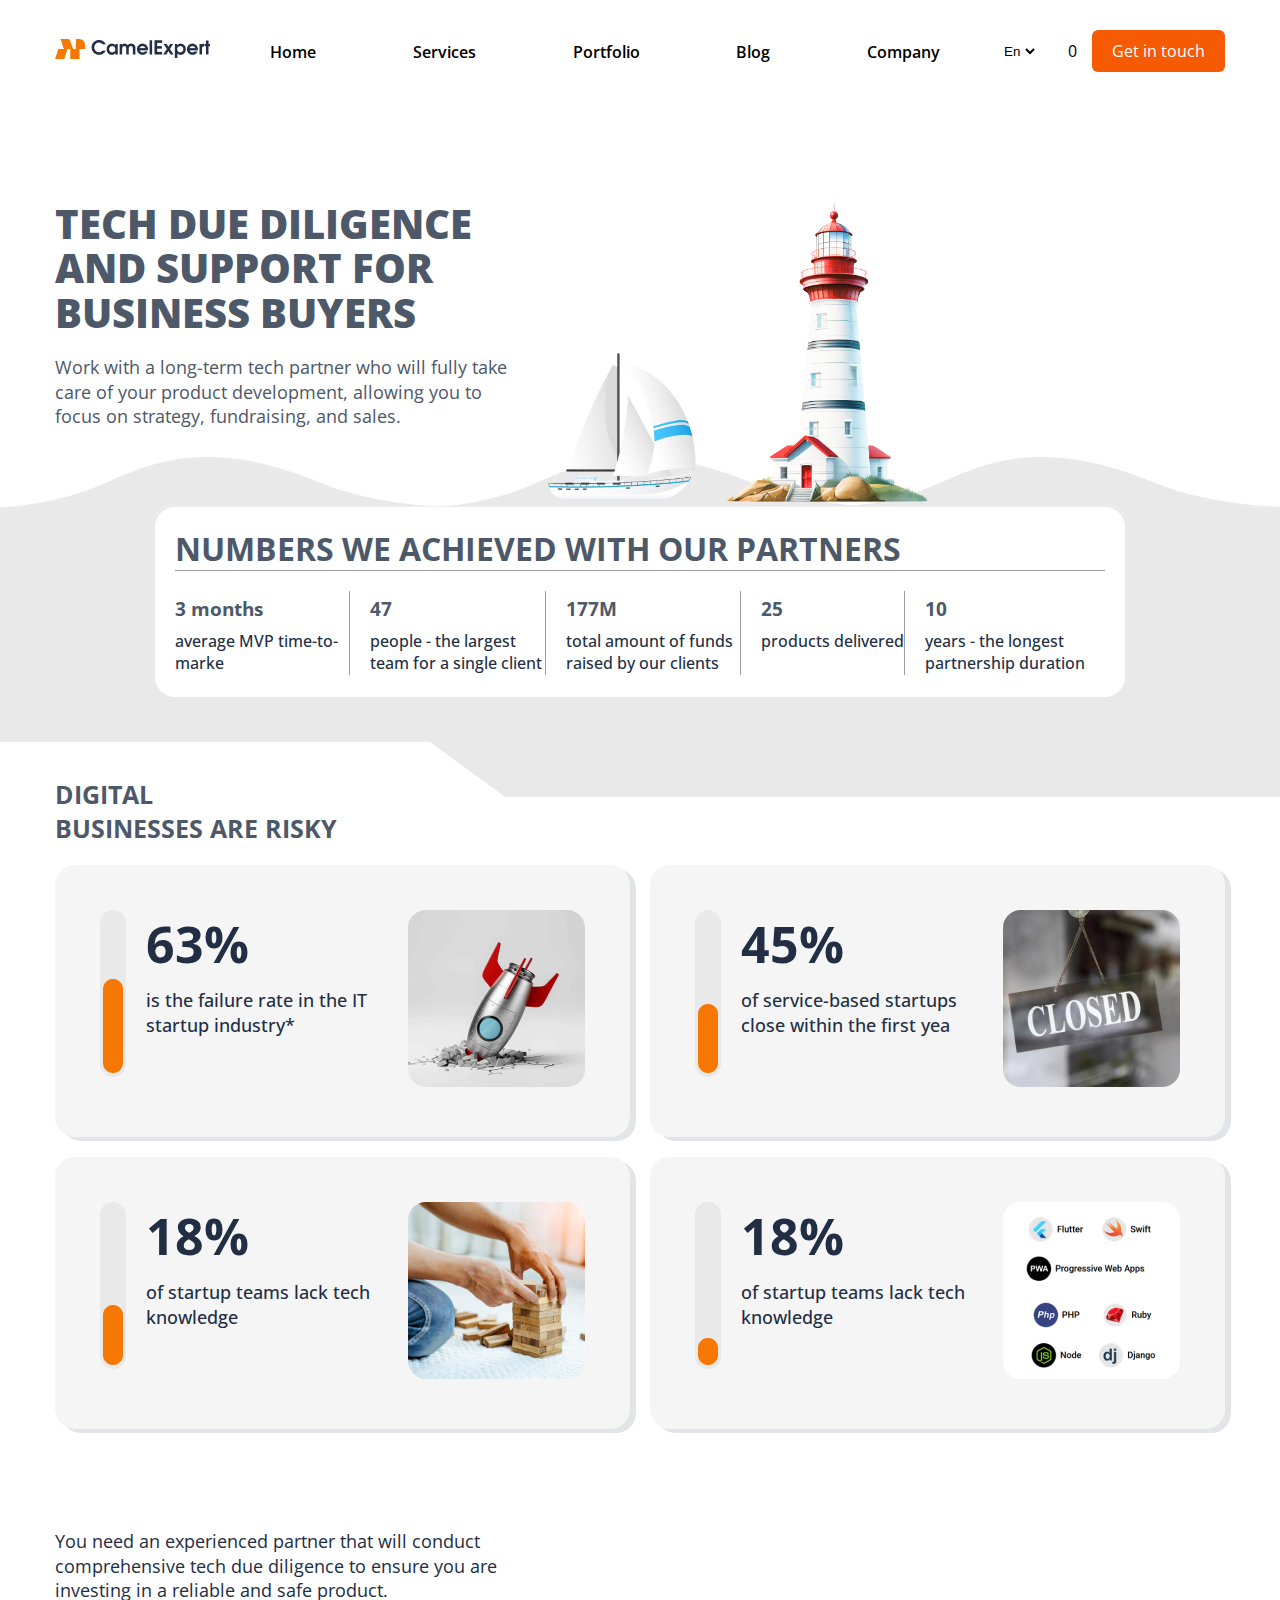
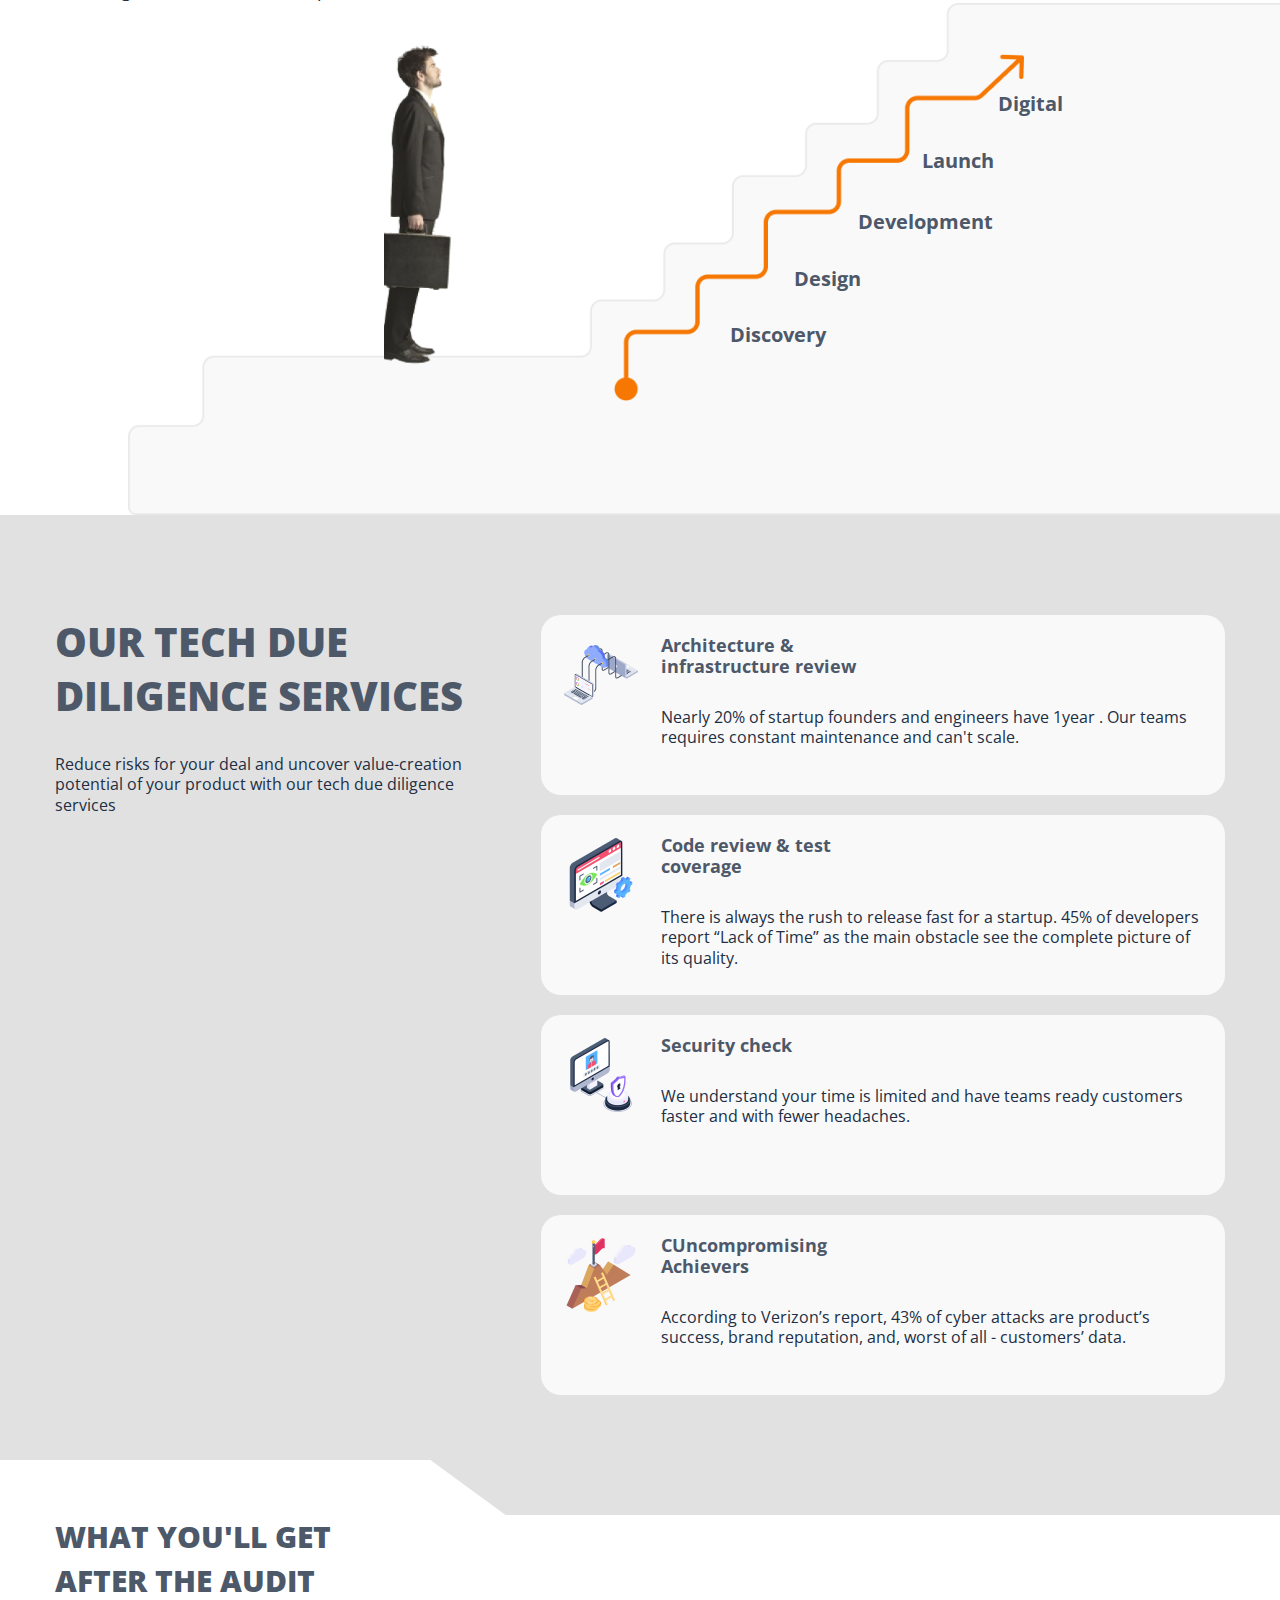
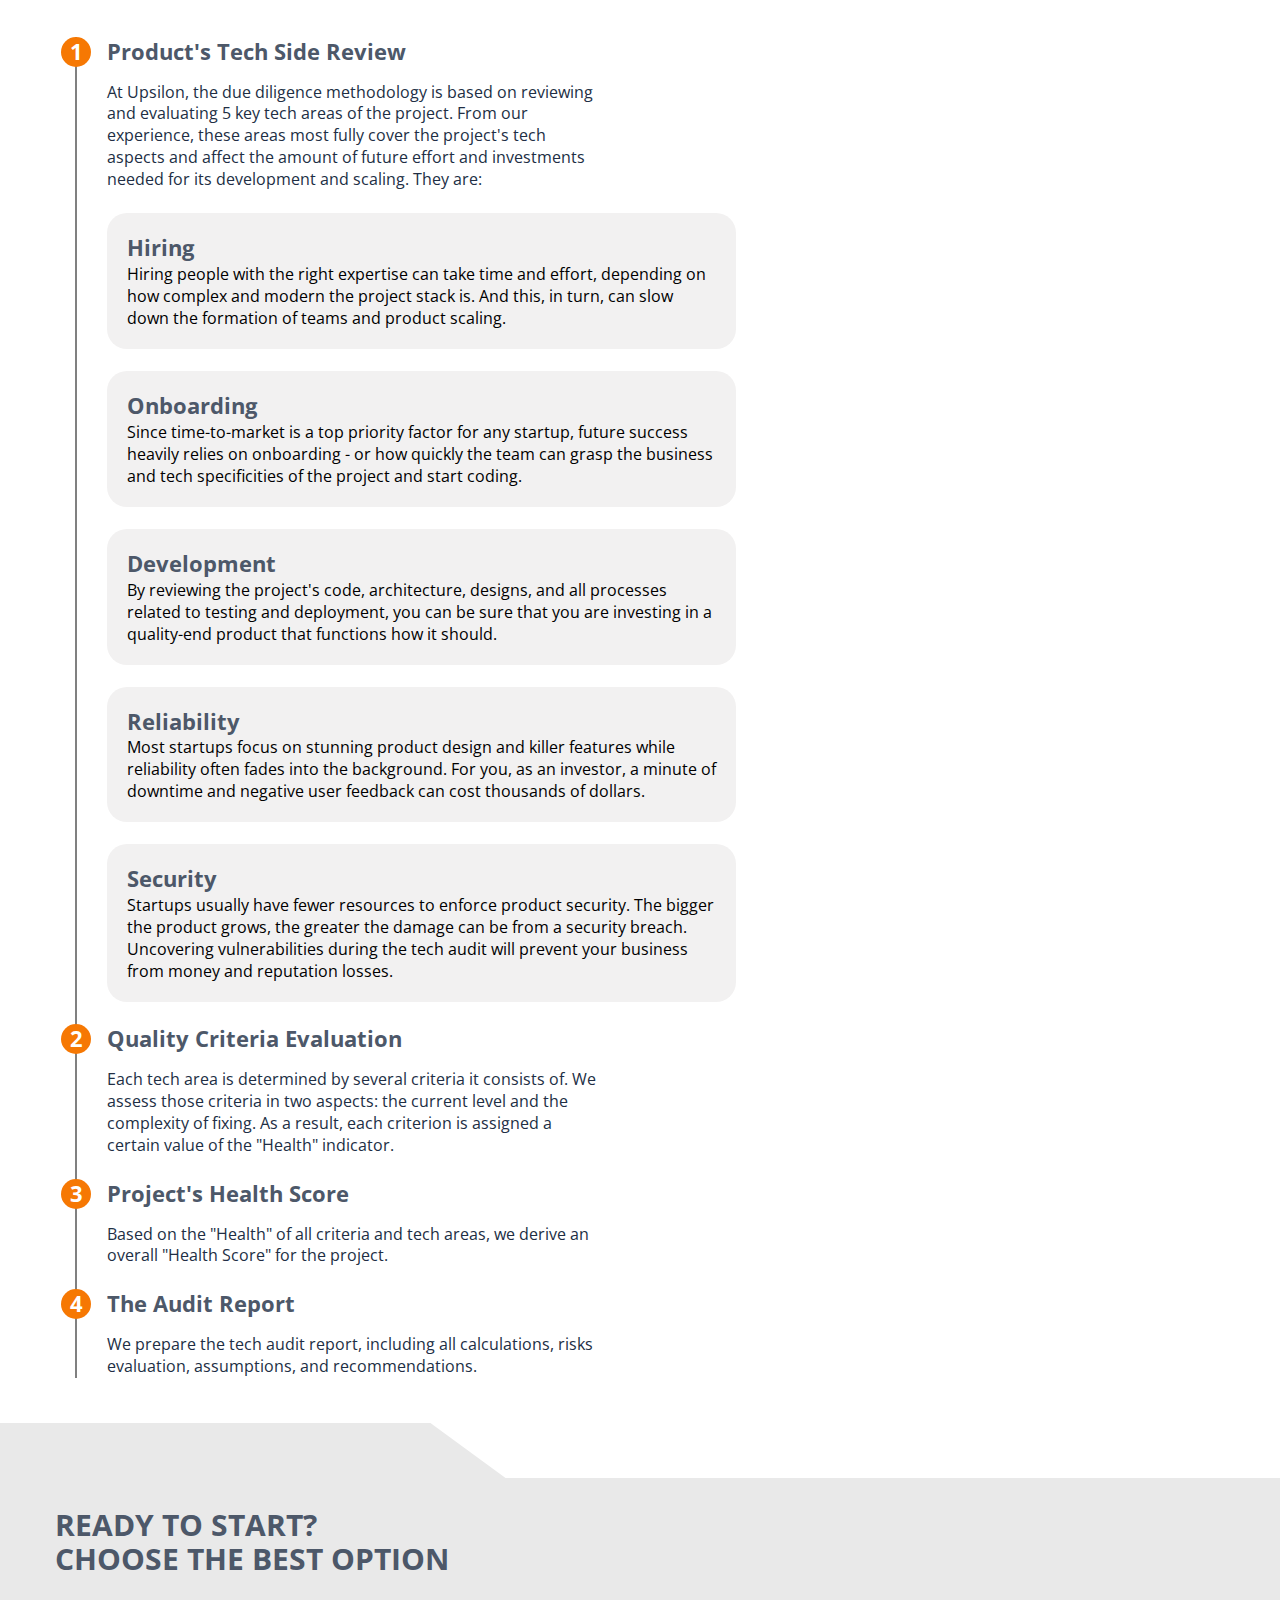
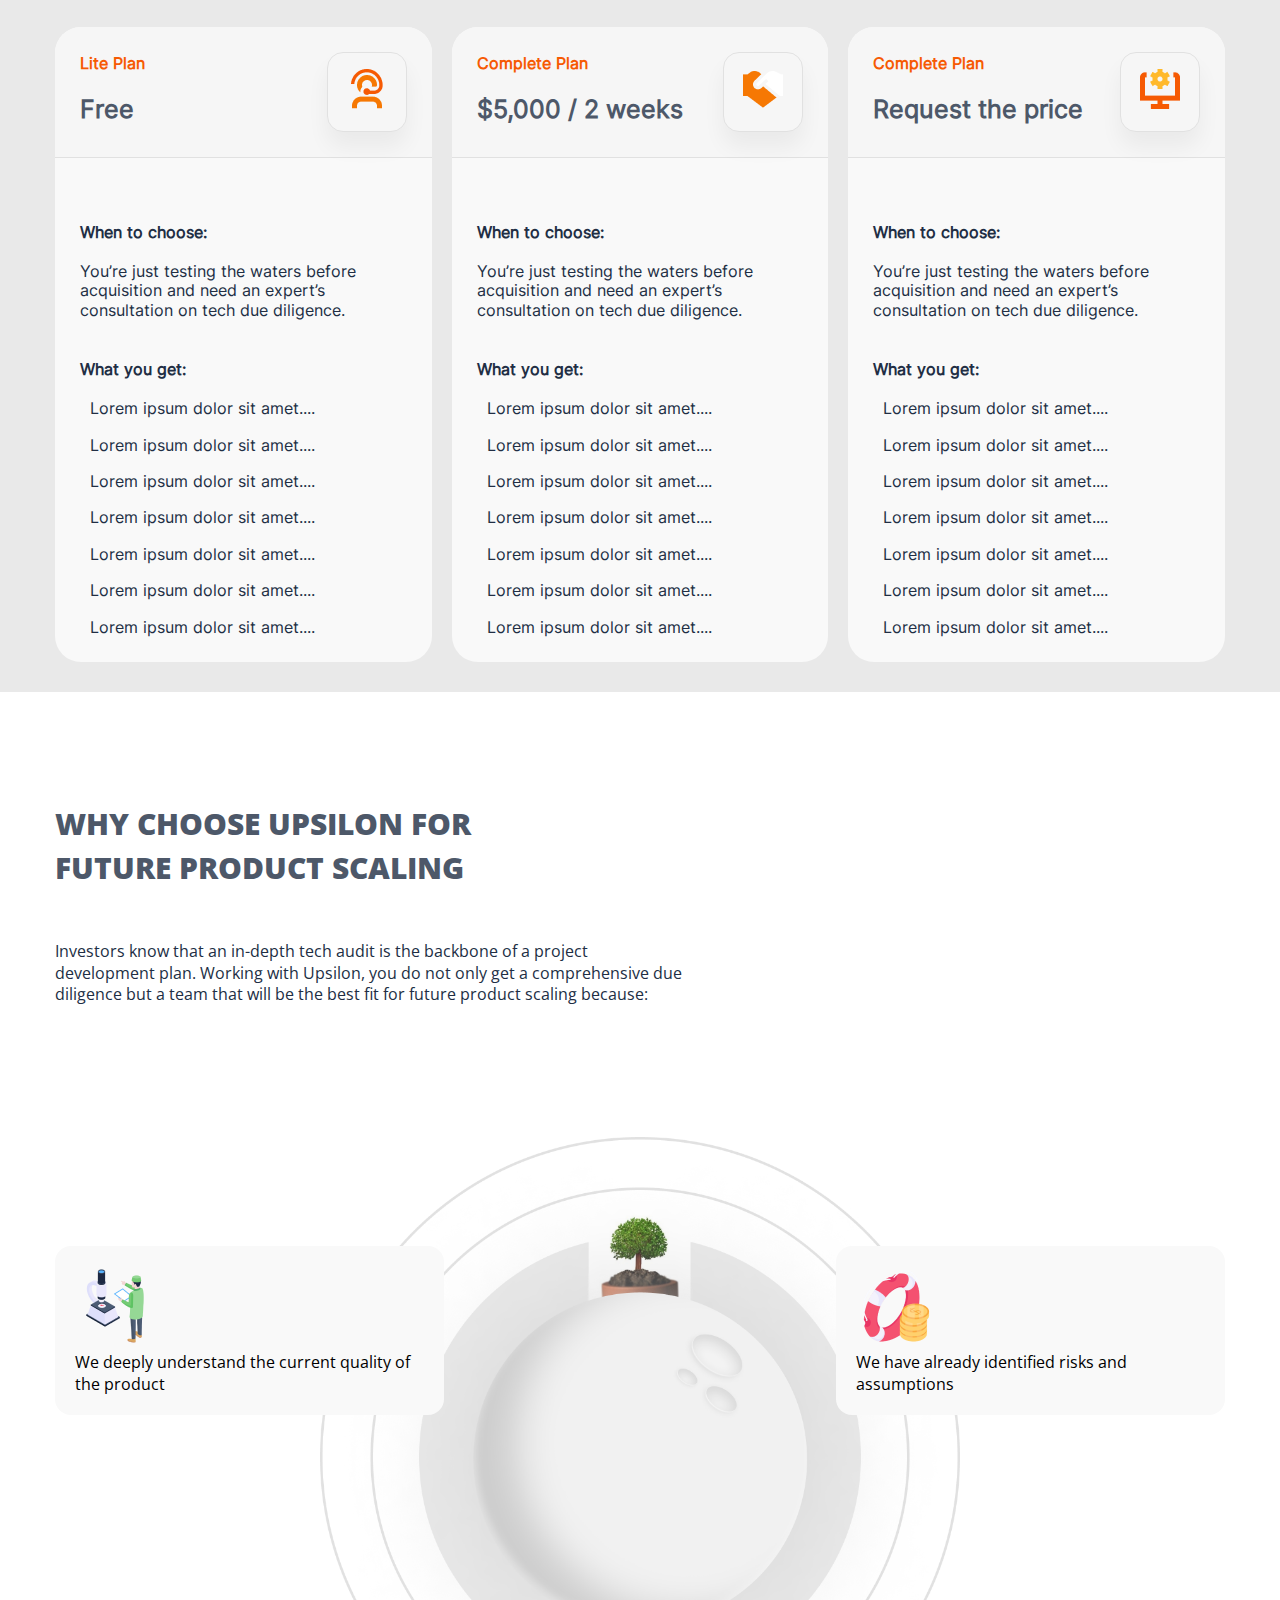
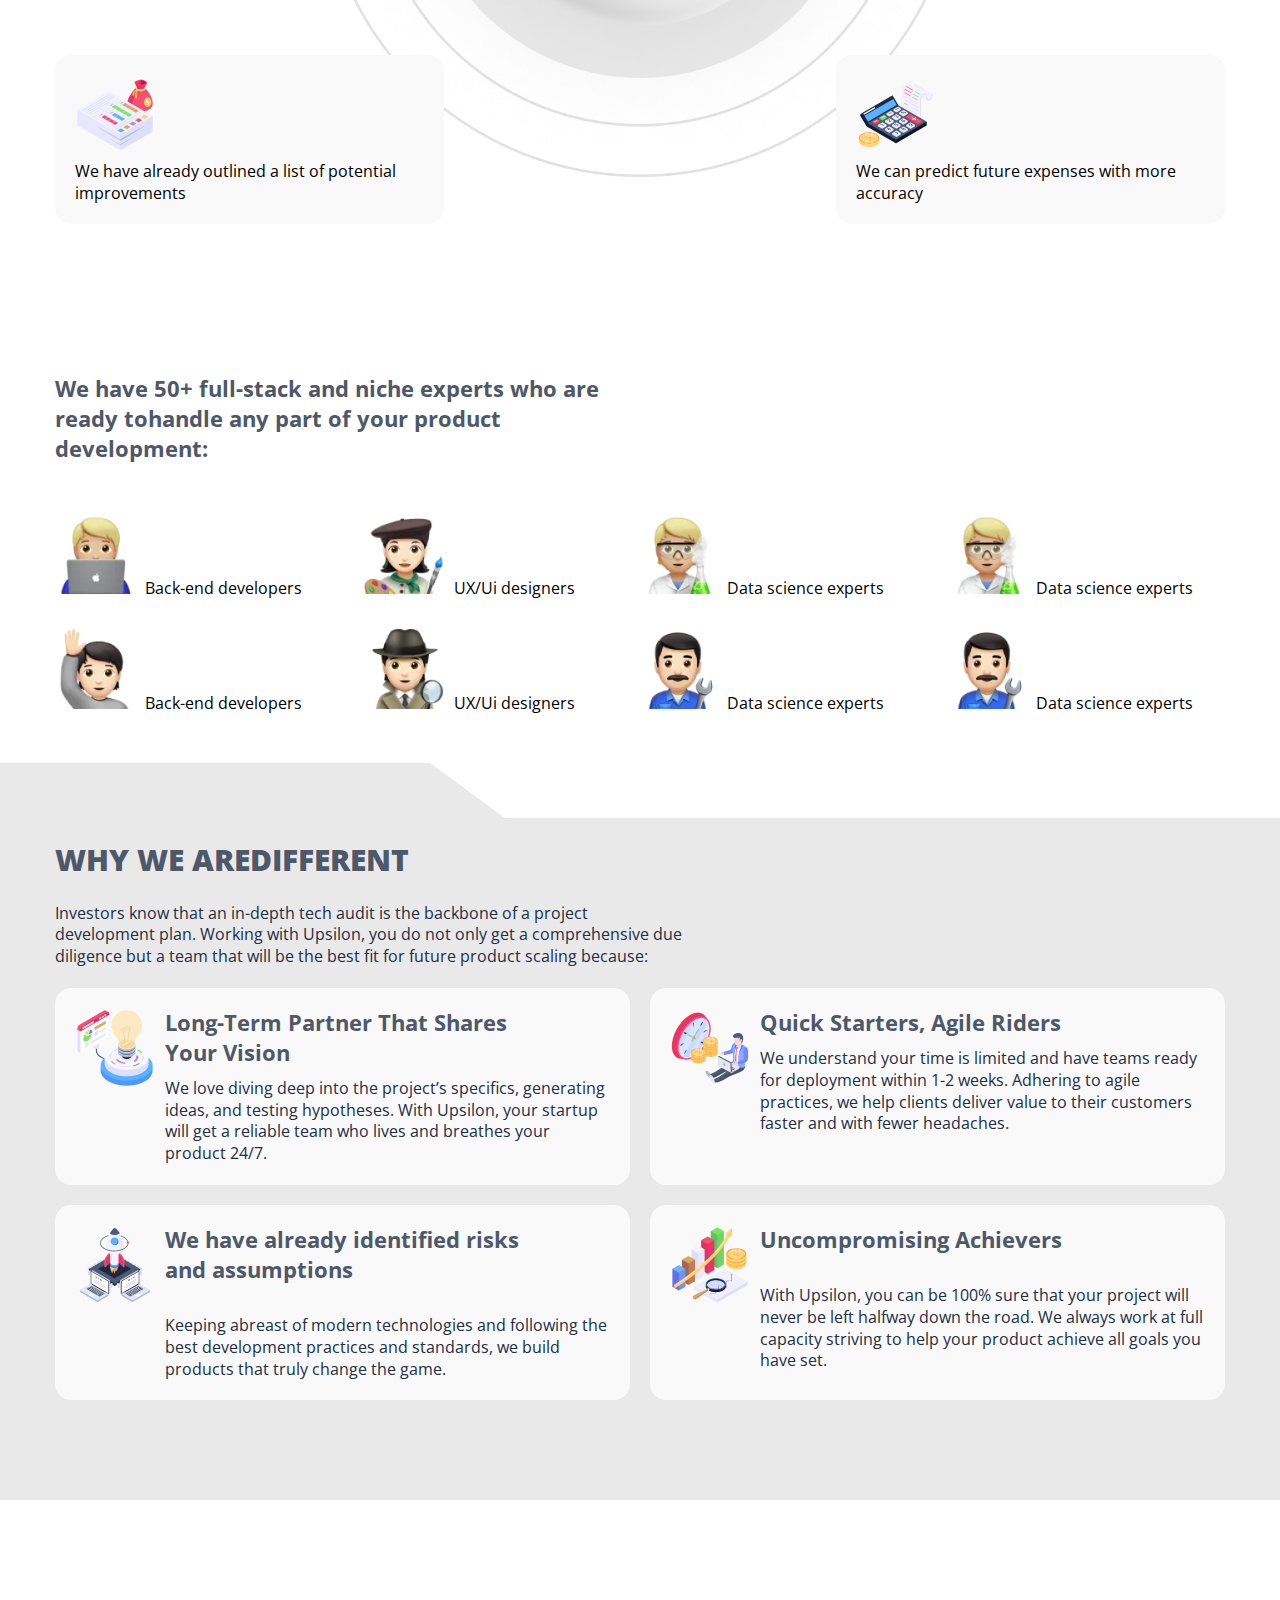
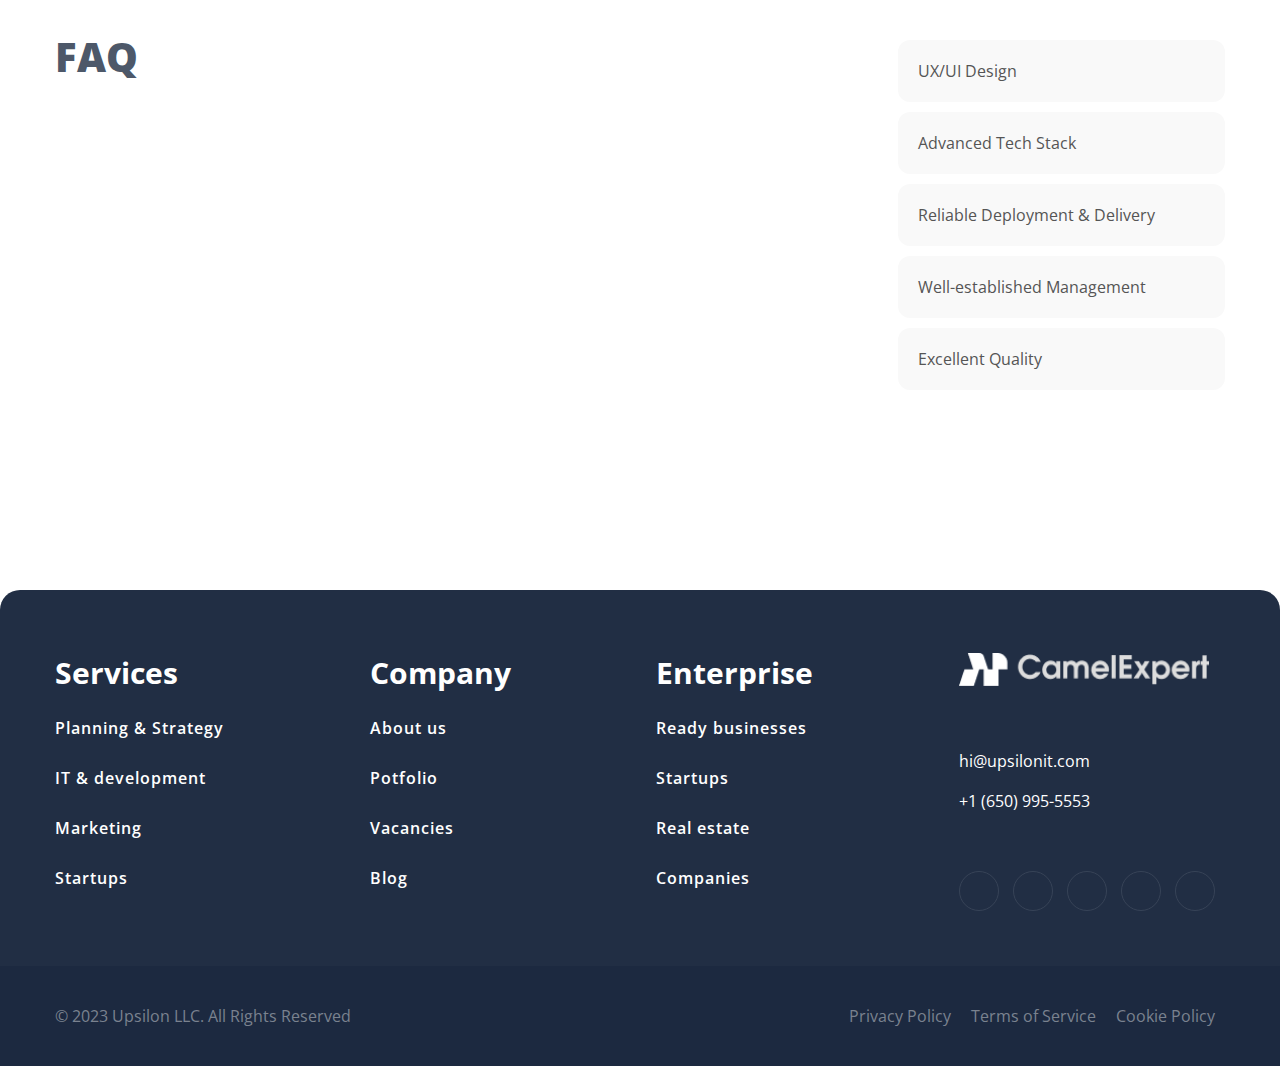
<file: pages/due diligence/index.html>
<!DOCTYPE html>
<html lang="en">
  <head>
    <meta charset="UTF-8" />
    <meta name="viewport" content="width=device-width, initial-scale=1.0" />
    <title>Services</title>
    <link rel="icon" type="image/x-icon" href="../../img/Logatip.png" />
    <link 
      rel="stylesheet"
      href="https://cdnjs.cloudflare.com/ajax/libs/font-awesome/6.5.2/css/all.min.css"
      integrity="sha512-SnH5WK+bZxgPHs44uWIX+LLJAJ9/2PkPKZ5QiAj6Ta86w+fsb2TkcmfRyVX3pBnMFcV7oQPJkl9QevSCWr3W6A=="
      crossorigin="anonymous"
      referrerpolicy="no-referrer"
    />
    <link rel="preconnect" href="https://fonts.googleapis.com" />
    <link rel="preconnect" href="https://fonts.gstatic.com" crossorigin />
    <link
      href="https://fonts.googleapis.com/css2?family=Open+Sans:ital,wght@0,300..800;1,300..800&display=swap"
      rel="stylesheet"
    />
    <link rel="stylesheet" href="../../css/header.css" />
    <link rel="stylesheet" href="../../css/footer.css" />
    <link rel="stylesheet" href="./style.css" />
  </head>
  <body>
    <header class="header">
      <nav class="navbar d-flex justify-between container">
        <a href="#" class="navbar__logo">
          <img src="../../img/navbar-logo.png" alt="CamelExport" />
        </a>
        <ul class="navbar__list d-flex justify-between">
          <li class="navbar__item">
            <a class="navbar__link" href="../../index.html"
              ><i class="fas fa-house"></i>Home</a
            >
          </li>
          <li class="navbar__item">
            <a class="navbar__link" href="./index.html"
              ><i class="fas fa-rocket"></i>Services</a
            >
          </li>
          <li class="navbar__item">
            <a class="navbar__link" href="../../pages/portfolio/index.html"
              ><i class="fas fa-briefcase"></i>Portfolio</a
            >
          </li>
          <li class="navbar__item">
            <a class="navbar__link" href="../../pages/blogs/index.html"><i class="fas fa-wifi"></i>Blog</a>
          </li>
          <li class="navbar__item">
            <a class="navbar__link" href="#"
              ><i class="fas fa-chart-column"></i>Company</a
            >
          </li>
        </ul>
        <div class="navbar__wrapper d-flex justify-between">
          <div class="navbar__language d-flex">
            <i class="fas fa-globe"></i>
            <select name="" id="">
              <option value="">En</option>
              <option value="">Ru</option>
              <option value="">Uz</option>
            </select>
          </div>
          <div class="navbar__count d-flex align-items-center">
            <i class="fas fa-cart-shopping"></i>
            <p>0</p>
          </div>
          <a class="navbar__btn btn" href="#">Get in touch</a>
        </div>
      </nav>
    </header>
    <main>
      <section class="home">
        <div class="home__beckround container">
          <div class="home__wrapper">
            <div>
              <h1 class="home__title">
                TECH DUE DILIGENCE <br />
                AND SUPPORT FOR <br />
                BUSINESS BUYERS
              </h1>
              <p class="home__text">
                Work with a long-term tech partner who will fully take care of
                your product development, allowing you to focus on strategy,
                fundraising, and sales.
              </p>
            </div>
            <div>
              <div class="home__inner">
                <div>
                  <img
                    class="ship"
                    src="./img/pngwing 1kema.png"
                    width="150px"
                    height="150px"
                    alt="kema"
                  />
                </div>
                <div>
                  <img
                    class="tower"
                    src="./img/vecteezy_lighthouse-png-with-ai-generated_26759323 1minora.png"
                    width="200px"
                    height="300px"
                    alt="minora"
                  />
                </div>
              </div>
            </div>
          </div>
        </div>
        <div class="home__background-wave">
          <img class="home-wave" src="./img/Group 3184.jpg" alt="wave" />
        </div>
      </section>
      <section class="result">
        <div class="result__becround container">
          <div class="result__table">
            <h1 class="result__title">NUMBERS WE ACHIEVED WITH OUR PARTNERS</h1>
            <div class="result__cards">
              <div class="result__card">
                <h3 class="result__title-1">3 months</h3>
                <p class="result__text">average MVP time-to-marke</p>
              </div>
              <div class="result__card">
                <h3 class="result__title-1">47</h3>
                <p class="result__text">
                  people - the largest team for a single client
                </p>
              </div>
              <div class="result__card">
                <h3 class="result__title-1">177M</h3>
                <p class="result__text">
                  total amount of funds raised by our clients
                </p>
              </div>
              <div class="result__card">
                <h3 class="result__title-1">25</h3>
                <p class="result__text">products delivered</p>
              </div>
              <div class="result__ten">
                <h3 class="result__title-1">10</h3>
                <p class="result__text">
                  years - the longest partnership duration
                </p>
              </div>
            </div>
          </div>
        </div>
      </section>
      <section class="digital">
        <div class="container">
          <h1 class="digital__title">
            DIGITAL <br />
            BUSINESSES ARE RISKY
          </h1>
          <div class="digital__wrapper">
            <div class="digital__card">
              <ul class="digital__list">
                <li>
                  <img
                    class="digital-img"
                    src="./img/Group 3191foyiz.png"
                    alt="foyiz"
                  />
                </li>
                <li>
                  <h3 class="digital__card__title">63%</h3>
                  <p class="digital__card__text">
                    is the failure rate in the IT startup industry*
                  </p>
                </li>
                <li>
                  <img
                    class="digital__img"
                    src="./img/Mask grouptaketa.png"
                    alt="raketa"
                  />
                </li>
              </ul>
            </div>
            <div class="digital__card">
              <ul class="digital__list">
                <li>
                  <img
                    class="digital-img"
                    src="./img/Group 3191foyiz2.png"
                    alt="foyiz"
                  />
                </li>
                <li>
                  <h3 class="digital__card__title">45%</h3>
                  <p class="digital__card__text">
                    of service-based startups close within the first yea
                  </p>
                </li>
                <li>
                  <img
                    class="digital__img"
                    src="./img/Mask groupclosed.png"
                    alt="closed"
                  />
                </li>
              </ul>
            </div>
            <div class="digital__card">
              <ul class="digital__list">
                <li>
                  <img
                    class="digital-img"
                    src="./img/Group 3191foyiz1.png"
                    alt=""
                  />
                </li>
                <li>
                  <h3 class="digital__card__title">18%</h3>
                  <p class="digital__card__text">
                    of startup teams lack tech knowledge
                  </p>
                </li>
                <li>
                  <img
                    class="digital__img"
                    src="./img/Mask groupbulding.png"
                    alt=""
                  />
                </li>
              </ul>
            </div>
            <div class="digital__card">
              <ul class="digital__list">
                <li>
                  <img
                    class="digital-img"
                    src="./img/Group 3191foyiz3.png"
                    alt=""
                  />
                </li>
                <li>
                  <h3 class="digital__card__title">18%</h3>
                  <p class="digital__card__text">
                    of startup teams lack tech knowledge
                  </p>
                </li>
                <li>
                  <img
                    class="digital__img"
                    src="./img/Mask grouplogo.png"
                    alt="logo"
                  />
                </li>
              </ul>
            </div>
          </div>

          <p class="digital__text">
            You need an experienced partner that will conduct <br />
            comprehensive tech due diligence to ensure you are <br />
            investing in a reliable and safe product.
          </p>
        </div>
        <div class="increase">
          <img
            class="digital__stair"
            src="./img/Vector 41zina.png"
            alt="zina"
          />
          <img
            class="digital__men"
            src="./img/1681497503_kartinki-pibig-info-p-karera-kartinki-arti-krasivo-76-removebg-preview 1men.png"
            alt="men"
          />

          <img
            class="digital__liner"
            src="./img/Vector 42chiziq.png"
            alt="lener"
          />
          <p class="increase__step digital__1">Digital</p>
          <p class="increase__step digital__2">Launch</p>
          <p class="increase__step digital__3">Development</p>
          <p class="increase__step digital__4">Design</p>
          <p class="increase__step digital__5">Discovery</p>
        </div>
      </section>
      <section class="service">
        <div class="container">
          <div class="service__wrapper">
            <div class="service__card">
              <h1 class="service__title">
                OUR TECH DUE <br />
                DILIGENCE SERVICES
              </h1>
              <p class="service__text">
                Reduce risks for your deal and uncover value-creation potential
                of your product with our tech due diligence services
              </p>
            </div>
            <div class="service__card">
              <div class="service__contact">
                <ul class="service__list">
                  <li>
                    <img src="./img/Group 2737exchench.png" alt="exchench" />
                  </li>
                  <li>
                    <h3 class="service__contact__title">
                      Architecture & <br />
                      infrastructure review
                    </h3>
                    <p class="service__text">
                      Nearly 20% of startup founders and engineers have 1year .
                      Our teams requires constant maintenance and can't scale.
                    </p>
                  </li>
                </ul>
              </div>
              <div class="service__contact">
                <ul class="service__list">
                  <li><img src="./img/Group 2737loptop.png" alt="loptop" /></li>
                  <li>
                    <h3 class="service__contact__title">
                      Code review & test <br />
                      coverage
                    </h3>
                    <p class="service__text">
                      There is always the rush to release fast for a startup.
                      45% of developers report “Lack of Time” as the main
                      obstacle see the complete picture of its quality.
                    </p>
                  </li>
                </ul>
              </div>
              <div class="service__contact">
                <ul class="service__list">
                  <li><img src="./img/Group 2737key.png" alt="key" /></li>
                  <li>
                    <h3 class="service__contact__title">Security check</h3>
                    <p class="service__text">
                      We understand your time is limited and have teams ready
                      customers faster and with fewer headaches.
                    </p>
                  </li>
                </ul>
              </div>
              <div class="service__contact">
                <ul class="service__list">
                  <li>
                    <img
                      src="./img/free-icon-promotion-6059914 1fleg.png"
                      alt="fleg"
                    />
                  </li>
                  <li>
                    <h3 class="service__contact__title">
                      CUncompromising <br />
                      Achievers
                    </h3>
                    <p class="service__text">
                      According to Verizon’s report, 43% of cyber attacks are
                      product’s success, brand reputation, and, worst of all -
                      customers’ data.
                    </p>
                  </li>
                </ul>
              </div>
            </div>
          </div>
        </div>
      </section>
      <section class="plan">
        <div class="container">
          <h1 class="plan__title">WHAT YOU'LL GET AFTER THE AUDIT</h1>
          <div class="plan__wrapper">
            <div class="plan__row">
              <h3 class="plan__subtitle">
                <span>1</span> Product's Tech Side Review
              </h3>
              <p class="plan__text">
                At Upsilon, the due diligence methodology is based on reviewing
                and evaluating 5 key tech areas of the project. From our
                experience, these areas most fully cover the project's tech
                aspects and affect the amount of future effort and investments
                needed for its development and scaling. They are:
              </p>
              <br />
              <div class="plan__div">
                <h3 class="plan__subtitle">Hiring</h3>
                <p class="plan__texts">
                  Hiring people with the right expertise can take time and
                  effort, depending on how complex and modern the project stack
                  is. And this, in turn, can slow down the formation of teams
                  and product scaling.
                </p>
              </div>
              <br />
              <div class="plan__div">
                <h3 class="plan__subtitle">Onboarding</h3>
                <p class="plan__texts">
                  Since time-to-market is a top priority factor for any startup,
                  future success heavily relies on onboarding - or how quickly
                  the team can grasp the business and tech specificities of the
                  project and start coding.
                </p>
              </div>
              <br />
              <div class="plan__div">
                <h3 class="plan__subtitle">Development</h3>
                <p class="plan__texts">
                  By reviewing the project's code, architecture, designs, and
                  all processes related to testing and deployment, you can be
                  sure that you are investing in a quality-end product that
                  functions how it should.
                </p>
              </div>
              <br />
              <div class="plan__div">
                <h3 class="plan__subtitle">Reliability</h3>
                <p class="plan__texts">
                  Most startups focus on stunning product design and killer
                  features while reliability often fades into the background.
                  For you, as an investor, a minute of downtime and negative
                  user feedback can cost thousands of dollars.
                </p>
              </div>
              <br />
              <div class="plan__div">
                <h3 class="plan__subtitle">Security</h3>
                <p class="plan__texts">
                  Startups usually have fewer resources to enforce product
                  security. The bigger the product grows, the greater the damage
                  can be from a security breach. Uncovering vulnerabilities
                  during the tech audit will prevent your business from money
                  and reputation losses.
                </p>
              </div>
              <br />
              <h3 class="plan__subtitle">
                <span>2</span>Quality Criteria Evaluation
              </h3>
              <p class="plan__text">
                Each tech area is determined by several criteria it consists of.
                We assess those criteria in two aspects: the current level and
                the complexity of fixing. As a result, each criterion is
                assigned a certain value of the "Health" indicator.
              </p>
              <br />
              <h3 class="plan__subtitle">
                <span>3</span>Project's Health Score
              </h3>
              <p class="plan__text">
                Based on the "Health" of all criteria and tech areas, we derive
                an overall "Health Score" for the project.
              </p>
              <br />
              <h3 class="plan__subtitle"><span>4</span>The Audit Report</h3>
              <p class="plan__text">
                We prepare the tech audit report, including all calculations,
                risks evaluation, assumptions, and recommendations.
              </p>
            </div>
          </div>
        </div>
      </section>
      <section class="process">
        <div class="container">
          <h1 class="process__title">
            READY TO START? <br />CHOOSE THE BEST OPTION
          </h1>
          <div class="process__details">
            <div class="process__detail">
              <div class="detail__header">
                <div>
                  <span class="detail__span">Lite Plan</span>
                  <h4 class="detail__time">Free</h4>
                </div>
                <div class="header__icon">
                  <img
                    class="detail__header-img"
                    src="./img/detail-img-1.png"
                    alt="Icon"
                  />
                </div>
              </div>
              <div class="detail__main">
                <h4 class="detail__title">When to choose:</h4>
                <p class="detail__text">
                  You’re just testing the waters before acquisition and need an
                  expert’s consultation on tech due diligence.
                </p>
                <h4 class="detail__title">What you get:</h4>
                <ul class="detail__list">
                  <li class="detail__text">
                    <i class="fas fa-bullseye"></i>
                    Lorem ipsum dolor sit amet....
                  </li>
                  <li class="detail__text">
                    <i class="fas fa-code"></i>
                    Lorem ipsum dolor sit amet....
                  </li>
                  <li class="detail__text">
                    <i class="fas fa-chart-column"></i>
                    Lorem ipsum dolor sit amet....
                  </li>
                  <li class="detail__text">
                    <i class="fas fa-file-alt"></i>
                    Lorem ipsum dolor sit amet....
                  </li>
                  <li class="detail__text">
                    <i class="fas fa-balance-scale"></i>
                    Lorem ipsum dolor sit amet....
                  </li>
                  <li class="detail__text">
                    <i class="fas fa-keyboard"></i>
                    Lorem ipsum dolor sit amet....
                  </li>
                  <li class="detail__text">
                    <i class="fas fa-user"></i>
                    Lorem ipsum dolor sit amet....
                  </li>
                </ul>
              </div>
            </div>
            <div class="process__detail">
              <div class="detail__header">
                <div>
                  <span class="detail__span">Complete Plan</span>
                  <h4 class="detail__time">$5,000 / 2 weeks</h4>
                </div>
                <div class="header__icon">
                  <img
                    class="detail__header-img"
                    src="./img/Detail-img-2.png"
                    alt="Icon"
                  />
                </div>
              </div>
              <div class="detail__main">
                <h4 class="detail__title">When to choose:</h4>
                <p class="detail__text">
                  You’re just testing the waters before acquisition and need an
                  expert’s consultation on tech due diligence.
                </p>
                <h4 class="detail__title">What you get:</h4>
                <ul class="detail__list">
                  <li class="detail__text">
                    <i class="fas fa-bullseye"></i>
                    Lorem ipsum dolor sit amet....
                  </li>
                  <li class="detail__text">
                    <i class="fas fa-code"></i>
                    Lorem ipsum dolor sit amet....
                  </li>
                  <li class="detail__text">
                    <i class="fas fa-chart-column"></i>
                    Lorem ipsum dolor sit amet....
                  </li>
                  <li class="detail__text">
                    <i class="fas fa-file-alt"></i>
                    Lorem ipsum dolor sit amet....
                  </li>
                  <li class="detail__text">
                    <i class="fas fa-balance-scale"></i>
                    Lorem ipsum dolor sit amet....
                  </li>
                  <li class="detail__text">
                    <i class="fas fa-keyboard"></i>
                    Lorem ipsum dolor sit amet....
                  </li>
                  <li class="detail__text">
                    <i class="fas fa-user"></i>
                    Lorem ipsum dolor sit amet....
                  </li>
                </ul>
              </div>
            </div>
            <div class="process__detail">
              <div class="detail__header">
                <div>
                  <span class="detail__span">Complete Plan</span>
                  <h4 class="detail__time">Request the price</h4>
                </div>
                <div class="header__icon">
                  <img
                    class="detail__header-img"
                    src="./img/detail.img-3.png"
                    alt="Icon"
                  />
                </div>
              </div>
              <div class="detail__main">
                <h4 class="detail__title">When to choose:</h4>
                <p class="detail__text">
                  You’re just testing the waters before acquisition and need an
                  expert’s consultation on tech due diligence.
                </p>
                <h4 class="detail__title">What you get:</h4>
                <ul class="detail__list">
                  <li class="detail__text">
                    <i class="fas fa-bullseye"></i>
                    Lorem ipsum dolor sit amet....
                  </li>
                  <li class="detail__text">
                    <i class="fas fa-code"></i>
                    Lorem ipsum dolor sit amet....
                  </li>
                  <li class="detail__text">
                    <i class="fas fa-chart-column"></i>
                    Lorem ipsum dolor sit amet....
                  </li>
                  <li class="detail__text">
                    <i class="fas fa-file-alt"></i>
                    Lorem ipsum dolor sit amet....
                  </li>
                  <li class="detail__text">
                    <i class="fas fa-balance-scale"></i>
                    Lorem ipsum dolor sit amet....
                  </li>
                  <li class="detail__text">
                    <i class="fas fa-keyboard"></i>
                    Lorem ipsum dolor sit amet....
                  </li>
                  <li class="detail__text">
                    <i class="fas fa-user"></i>
                    Lorem ipsum dolor sit amet....
                  </li>
                </ul>
              </div>
            </div>
          </div>
          
        </div>
      </section>
      <section class="product">
        <div class="container">
          <h1 class="product__title">
            WHY CHOOSE UPSILON FOR FUTURE PRODUCT SCALING
          </h1>
          <p class="product__text">
            Investors know that an in-depth tech audit is the backbone of a
            project development plan. Working with Upsilon, you do not only get
            a comprehensive due diligence but a team that will be the best fit
            for future product scaling because:
          </p>
          <div>
            <img class="land" src="./img/Group 3263yer.png" alt="land" />
          </div>
          <div class="product__wrapper">
            <div>
              <div class="product__labre">
                <ul>
                  <li><img src="./img/Group 2737labre.png" alt="labre" /></li>
                  <li>
                    <p class="product-1">
                      We deeply understand the current quality of the product
                    </p>
                  </li>
                </ul>
              </div>
              <div class="product__labre">
                <ul>
                  <li>
                    <img
                      src="./img/free-icon-achievement-6059875 1.png"
                      alt="many"
                    />
                  </li>
                  <li>
                    <p class="product-2">
                      We have already outlined a list of potential improvements
                    </p>
                  </li>
                </ul>
              </div>
            </div>
            <div>
              <div class="product__labre">
                <ul>
                  <li><img src="./img/Group 2737dumoloq.png" alt="serkl" /></li>
                  <li>
                    <p class="product-3">
                      We have already identified risks and assumptions
                    </p>
                  </li>
                </ul>
              </div>
              <div class="product__labre">
                <ul>
                  <li><img src="./img/Group 2737masala.png" alt="serkl" /></li>
                  <li>
                    <p class="product-4">
                      We can predict future expenses with more accuracy
                    </p>
                  </li>
                </ul>
              </div>
            </div>
          </div>

          <div>
            <p class="product__humas-title">
              We have 50+ full-stack and niche experts who are ready tohandle
              any part of your product development:
            </p>
          </div>
          <div>
            <ul class="product__list">
              <li>
                <img
                  class="men"
                  src="./img/63aece21eb85a1045add30a7_team-back-end 1men1.png"
                  alt="men"
                />Back-end developers
              </li>
              <li>
                <img
                  class="men"
                  src="./img/63aece2192392d82995dbf0b_team-ux-ui-designer 1men2.png"
                  alt="son"
                />UX/Ui designers
              </li>
              <li>
                <img
                  class="men"
                  src="./img/63aece21493ff7a1965df2d1_team-data-science 1men3.png"
                  alt=""
                />Data science experts
              </li>
              <li>
                <img
                  class="men"
                  src="./img/63aece21493ff7a1965df2d1_team-data-science 1men3.png"
                  alt="men"
                />Data science experts
              </li>
              <li>
                <img
                  class="men"
                  src="./img/63aece2132bfdb9b323c79b6_team-front-end 1men4.png"
                  alt="men"
                />Back-end developers
              </li>
              <li>
                <img
                  class="men"
                  src="./img/63aece218792aba097a25a13_team-qa 1men5.png"
                  alt="son"
                />UX/Ui designers
              </li>
              <li>
                <img
                  class="men"
                  src="./img/63aece21910c70106fcbfe48_team-devops 1men6.png"
                  alt=""
                />Data science experts
              </li>
              <li>
                <img
                  class="men"
                  src="./img/63aece21910c70106fcbfe48_team-devops 1men6.png"
                  alt="men"
                />Data science experts
              </li>
            </ul>
          </div>
          <div class="product__div">
            <a class="porduct__link" href="#">Learn more</a>
          </div>
        </div>
      </section>



      <section class="engineer">
        <div class="container">
          <h1 class="engineer__title">WHY WE AREDIFFERENT</h1>
          <p class="engineer__text">
            Investors know that an in-depth tech audit is the backbone of a
            project development plan. Working with Upsilon, you do not only get
            a comprehensive due diligence but a team that will be the best fit
            for future product scaling because:
          </p>
          <div class="engineer__wrapper">
            
              <div class="engineer__card">
                <ul>
                  <li>
                    <img
                      src="./img/free-icon-idea-6111600 1gitar.png"
                      alt="labre" />
                  </li>
                </ul>
                <ul>
                  <li>
                    <p class="engineer__subtitle">
                      Long-Term Partner That Shares Your Vision
                    </p>
                  </li>
                  <li>
                    <p class="engineer__subtext">
                      We love diving deep into the project’s specifics,
                      generating ideas, and testing hypotheses. With Upsilon,
                      your startup will get a reliable team who lives and
                      breathes your product 24/7.
                    </p>
                  </li>
                </ul>
              </div>
              <div class="engineer__card">
                <ul>
                  <li>
                    <img src="./img/Group 2737time.png" alt="time" />
                  </li>
                </ul>
                <ul>
                  <li>
                    <p class="engineer__subtitle">Quick Starters, Agile Riders</p>
                  </li>
                  <li>
                    <p class="engineer__subtext">
                      We understand your time is limited and have teams ready
                      for deployment within 1-2 weeks. Adhering to agile
                      practices, we help clients deliver value to their
                      customers faster and with fewer headaches.
                    </p>
                  </li>
                </ul>
              </div>
            
              <div class="engineer__card">
                <ul>
                  <li>
                    <img
                      src="./img/Group 2737laps.png"
                      alt="laptops amd rocet" />
                  </li>
                </ul>
                <ul>
                  <li>
                    <p class="engineer__subtitle">
                      We have already identified risks and assumptions
                    </p>
                  </li>
                  <li>
                    <p class="engineer__text">
                      Keeping abreast of modern technologies and following the
                      best development practices and standards, we build
                      products that truly change the game.
                    </p>
                  </li>
                </ul>
              </div>
              <div class="engineer__card">
                <ul>
                  <li>
                    <img src="./img/Group 2737diogram.png" alt="diogram" />
                  </li>
                </ul>
                <ul>
                  <li>
                    <p class="engineer__subtitle">Uncompromising Achievers</p>
                  </li>
                  <li>
                    <p class="engineer__text">
                      With Upsilon, you can be 100% sure that your project will
                      never be left halfway down the road. We always work at
                      full capacity striving to help your product achieve all
                      goals you have set.
                    </p>
                  </li>
                </ul>
              </div>
            
          </div>
        </div>
      </section>
      <section class="faq">
        <div class="container">
          <div class="faq__wrapper">
            <div>
              <h1 class="faq__title">FAQ</h1>
            </div>
            <div>
              <div class="faq__icon">
                <ul class="faq__list">
                  <li><p>UX/UI Design</p></li>
                  <li><i class="fa-solid fa-angle-down icons"></i></li>
                </ul>
              </div>
              
              <div class="faq__icon">
                <ul class="faq__list">
                  <li><p>Advanced Tech Stack</p></li>
                  <li>
                    <p><i class="fa-solid fa-angle-down icons"></i></p>
                  </li>
                </ul>
              </div>
              
              <div class="faq__icon">
                <ul class="faq__list">
                  <li><p>Reliable Deployment & Delivery</p></li>
                  <li><i class="fa-solid fa-angle-down icons"></i></li>
                </ul>
              </div>
             
              <div class="faq__icon">
                <ul class="faq__list">
                  <li><p>Well-established Management</p></li>
                  <li><i class="fa-solid fa-angle-down icons"></i></li>
                </ul>
              </div>
              
              <div class="faq__icon">
                <ul class="faq__list">
                  <li><p>Excellent Quality</p></li>
                  <li><i class="fa-solid fa-angle-down icons"></i></li>
                </ul>
              </div>
            </div>
          </div>
        </div>
      </section>
    </main>
    <footer class="footer">
      <div class="container">
        <div class="footer__wrapper">
          <ul class="footer__wrapper__lists">
            <li><b class="footer__wrapper__title">Services</b></li>
            <li>
              <a href="#" class="footer__wrapper-link"
                ><i class="fa-solid fa-chart-column"></i>Planning & Strategy</a
              >
            </li>
            <li>
              <a href="#" class="footer__wrapper-link">IT & development</a>
            </li>
            <li><a href="#" class="footer__wrapper-link">Marketing</a></li>
            <li><a href="#" class="footer__wrapper-link">Startups</a></li>
          </ul>
          <ul class="footer__wrapper__lists">
            <li><b class="footer__wrapper__title">Company</b></li>
            <li><a href="#" class="footer__wrapper-link">About us</a></li>
            <li><a href="#" class="footer__wrapper-link">Potfolio</a></li>
            <li><a href="#" class="footer__wrapper-link">Vacancies</a></li>
            <li><a href="#" class="footer__wrapper-link">Blog</a></li>
          </ul>
          <ul class="footer__wrapper__lists">
            <li><b class="footer__wrapper__title">Enterprise</b></li>
            <li>
              <a href="#" class="footer__wrapper-link">Ready businesses</a>
            </li>
            <li><a href="#" class="footer__wrapper-link">Startups</a></li>
            <li><a href="#" class="footer__wrapper-link">Real estate</a></li>
            <li><a href="#" class="footer__wrapper-link">Companies</a></li>
          </ul>
          <div class="footer__contact">
            <img
              class="footer__logo"
              src="../../img/footer-logo.png"
              alt="Logo"
            />
            <p class="footer__call">
              hi@upsilonit.com <br /><br />
              +1 (650) 995-5553
            </p>
            <div class="footer__brands">
              <a class="footer__icon" href="#"
                ><i class="fab fa-instagram"></i
              ></a>
              <a class="footer__icon" href="#"
                ><i class="fab fa-linkedin"></i
              ></a>
              <a class="footer__icon" href="#"
                ><i class="fab fa-youtube"></i
              ></a>
              <a class="footer__icon" href="#"
                ><i class="fab fa-facebook"></i
              ></a>
              <a class="footer__icon" href="#"
                ><i class="fab fa-x-twitter"></i
              ></a>
            </div>
          </div>
        </div>
      </div>
      <div class="footer__inner">
        <div class="container d-flex justify-between flex-wrap">
          <p>© 2023 Upsilon LLC. All Rights Reserved</p>
          <ul class="footer__inner__list d-flex">
            <li><a class="footer__list-link" href="#">Privacy Policy</a></li>
            <li><a class="footer__list-link" href="#">Terms of Service</a></li>
            <li><a class="footer__list-link" href="#">Cookie Policy</a></li>
          </ul>
        </div>
      </div>
    </footer>
  </body>
</html>
</file>
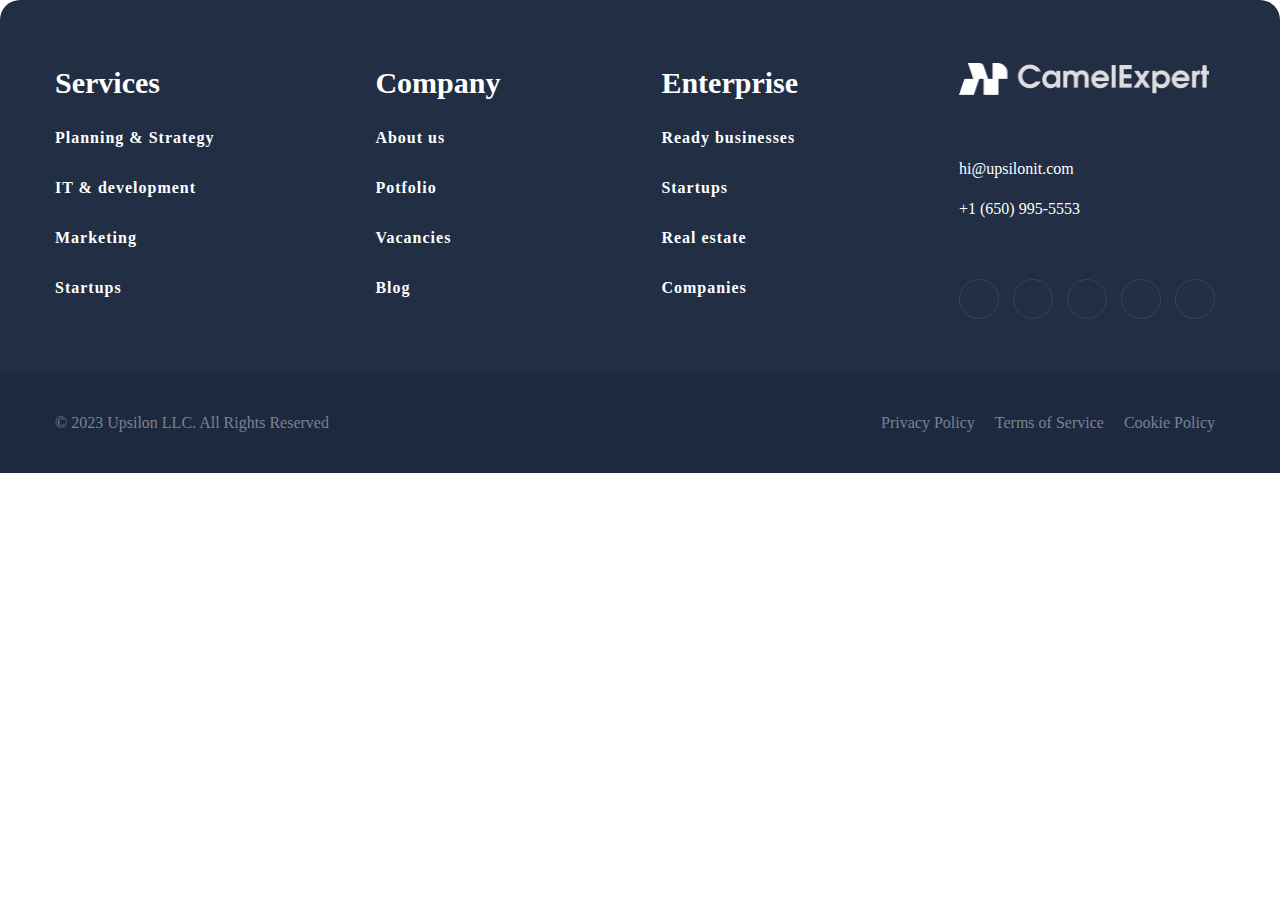
<file: templates/footer/index.html>
<!DOCTYPE html>
<html lang="en">
  <head>
    <meta charset="UTF-8" />
    <meta name="viewport" content="width=device-width, initial-scale=1.0" />
    <title>Template-footer</title>
    <link
      rel="stylesheet"
      href="https://cdnjs.cloudflare.com/ajax/libs/font-awesome/6.5.2/css/all.min.css"
      integrity="sha512-SnH5WK+bZxgPHs44uWIX+LLJAJ9/2PkPKZ5QiAj6Ta86w+fsb2TkcmfRyVX3pBnMFcV7oQPJkl9QevSCWr3W6A=="
      crossorigin="anonymous"
      referrerpolicy="no-referrer"
    />
    <link rel="stylesheet" href="../../css/header.css" />
    <link rel="stylesheet" href="../../css/footer.css" />
  </head>
  <body>
    <footer class="footer">
      <div class="container">
        <div class="footer__wrapper">
          <ul class="footer__wrapper__lists">
            <li><b class="footer__wrapper__title">Services</b></li>
            <li>
              <a href="#" class="footer__wrapper-link"
                ><i class="fa-solid fa-chart-column"></i>Planning & Strategy</a
              >
            </li>
            <li>
              <a href="#" class="footer__wrapper-link">IT & development</a>
            </li>
            <li><a href="#" class="footer__wrapper-link">Marketing</a></li>
            <li><a href="#" class="footer__wrapper-link">Startups</a></li>
          </ul>
          <ul class="footer__wrapper__lists">
            <li><b class="footer__wrapper__title">Company</b></li>
            <li><a href="#" class="footer__wrapper-link">About us</a></li>
            <li><a href="#" class="footer__wrapper-link">Potfolio</a></li>
            <li><a href="#" class="footer__wrapper-link">Vacancies</a></li>
            <li><a href="#" class="footer__wrapper-link">Blog</a></li>
          </ul>
          <ul class="footer__wrapper__lists">
            <li><b class="footer__wrapper__title">Enterprise</b></li>
            <li>
              <a href="#" class="footer__wrapper-link">Ready businesses</a>
            </li>
            <li><a href="#" class="footer__wrapper-link">Startups</a></li>
            <li><a href="#" class="footer__wrapper-link">Real estate</a></li>
            <li><a href="#" class="footer__wrapper-link">Companies</a></li>
          </ul>
          <div class="footer__contact">
            <img
              class="footer__logo"
              src="../../img/footer-logo.png"
              alt="Logo"
            />
            <p class="footer__call">
              hi@upsilonit.com <br /><br />
              +1 (650) 995-5553
            </p>
            <div class="footer__brands">
              <a class="footer__icon" href="#"
                ><i class="fab fa-instagram"></i
              ></a>
              <a class="footer__icon" href="#"
                ><i class="fab fa-linkedin"></i
              ></a>
              <a class="footer__icon" href="#"
                ><i class="fab fa-youtube"></i
              ></a>
              <a class="footer__icon" href="#"
                ><i class="fab fa-facebook"></i
              ></a>
              <a class="footer__icon" href="#"
                ><i class="fab fa-x-twitter"></i
              ></a>
            </div>
          </div>
        </div>
      </div>
      <div class="footer__inner">
        <div class="container d-flex justify-between flex-wrap  ">
          <p >© 2023 Upsilon LLC. All Rights Reserved</p>
          <ul class="footer__inner__list d-flex">
            <li><a class="footer__list-link" href="#">Privacy Policy</a></li>
            <li><a class="footer__list-link" href="#">Terms of Service</a></li>
            <li><a class="footer__list-link" href="#">Cookie Policy</a></li>
          </ul>
        </div>
      </div>
    </footer>
  </body>
</html>
</file>
<file: css/header.css>
* {
  margin: 0;
  padding: 0;
  box-sizing: border-box;
}

/* @font-face {
  font-family: Open Sans;
  src: url(../fonts/OpenSans_Condensed-Regular.ttf);
} */
@font-face {
  font-family: "Inter";
  src: url(../fonts/Inter-Regular.ttf);
}
:root {
  --F65A03: #f65a03;
  --title-color: #4d5869;
  --text--color: #212e44;
  --icons-grey-color: #a6abb4;
}
a {
  text-decoration: none;
  color: black;
  display: inline-block;
}
ul {
  list-style: none;
  padding: 0;
  margin: 0;
}
.container {
  max-width: 1200px;
  width: 100%;
  margin: auto;
  padding: 0 15px;
}
.btn {
  background: var(--F65A03);
  color: white;
  border-radius: 6px;
  padding: 10px 20px;
  text-wrap: nowrap;
}
.align-items-center {
  align-items: center;
}
.align-content-center {
  align-content: center;
}
.d-flex {
  display: flex;
}
.justify-between {
  justify-content: space-between;
}
header{
  background-color: white;
}
.navbar {
  align-items: center;
  padding: 30px 15px;
}
.navbar .fas {
  display: inline-block;
  padding: 10px;
  margin-right: 10px;
  color: var(--icons-grey-color);
}
.navbar__logo {
  width: 155px;
}
.navbar__list {
  max-width: 700px;
  width: 100%;
}
.navbar__btn {
  margin-left: 15px;
}
.navbar__link {
  font-family: Open Sans;
  font-size: 16px;
  font-weight: 600;
  line-height: 21.79px;
}
.nabvar .fa-wifi {
  /* display: block; */
  transform: rotateZ(45deg);
}
.navbar select {
    border: none;
    background: transparent;
    outline: none; 
}

.navbar select option {
    background-color: black;
    color: white;
}

@media screen and (max-width: 992px) {
  .navbar__list {
    display: none;
  }
}
@media screen and (max-width: 576px) {
  .navbar__btn {
    display: none;
  }

  .navbar__language,
  .navbar__count {
    border: 1.5px solid #e1e1e1;
    border-radius: 100px;
    margin-right: 10px;
    padding: 7px;
  }
  .navbar .fas{ 
    padding: 0;
  }
  .navbar__logo{
    width: 133px;
  }
}
</file>
<file: css/_home.css>
@import url(../css/header.css);
@import url(../css/footer.css);
:root {
  --F65A03: #f65a03;
  --title-color: #4d5869;
  --text--color: #212e44;
  --icons-grey-color: #a6abb4;
  --white: white;
  --section-bg: #e9e9e9;
}

body {
  background: var(--section-bg);
  font-family: "Open Sans", sans-serif;
}

.btn {
  color: var(--white);
  background: var(--F65A03);
  padding: 10px 20px;
  border-radius: 6px;
  border: none;
}

.home {
  position: relative;
  background: var(--white);
  padding: 0 0 50px;
}

.home__inner {
  max-width: 350px;
  width: 100%;
  align-content: center;
  /* height: 600px; */
}

.home__title {
  font-family: Open Sans;
  font-size: 40px;
  font-weight: 800;
  line-height: 54.47px;
  margin-bottom: 40px;
  color: var(--title-color);
}

.home__title span {
  color: var(--F65A03);
}

.home__text {
  font-family: Open Sans;
  font-size: 18px;
  font-weight: 400;
  line-height: 24.51px;
}

.home__mobil-img {
  display: none;
}

.home__univers {
  position: relative;
  width: 60%;
}

.home__rocket {
  width: 100%;
  z-index: 7;
  right: 0;
  position: relative;
  z-index: 2;
}

.home__tree {
  position: absolute;
  z-index: 1;
  top: 17%;
  left: 27%;
  width: 15%;
}

.home__lampa {
  position: absolute;
  z-index: 2;
  width: 10%;
  left: 8%;
  top: 30%;
}

.problems { 
  background: var(--section-bg); 
  position: relative; 
  padding: 40px 0; 
} 
 
.problems__title { 
  font-family: Open Sans; 
  font-size: 40px; 
  font-weight: 800; 
  line-height: 54.47px; 
  text-align: left; 
  color: var(--title-color); 
  transform: translateY(-50px); 
  margin-bottom: 50px; 
} 
.problems::before { 
  content: ""; 
  clip-path: polygon(0 0, 84% 0, 100% 20%, 0 20%); 
  position: absolute; 
  background: var(--section-bg); 
  height: 300px; 
  width: 40%; 
  top: -50px; 
  left: 0; 
} 
.problems__wrapper h2 { 
  color: var(--title-color); 
  margin: 10px; 
  width: calc(33% - 20px); 
  text-align: center; 
  padding: 13px; 
  border-radius: 12px; 
  background-color: var(--white); 
  font-family: Open Sans; 
  font-size: 25px; 
  font-weight: 700; 
  line-height: 34.05px; 
} 
 
.problems__wrapper { 
  background-color: #f6f6f6; 
  border-radius: 16px; 
} 
 
.problems .cards { 
  display: grid; 
  grid-template-columns: auto auto auto auto; 
  grid-column-gap: 20px; 
} 
.problems .card { 
  margin: 10px; 
  background-color: white; 
  border-radius: 16px; 
  padding: 25px; 
  border: 1px solid #e1e1e1; 
  position: relative; 
} 
 
.text-center { 
  text-align: center; 
} 
 
.problems__title-icons { 
  color: var(--F65A03); 
  font-size: 40px; 
  padding: 20px; 
  border-radius: 16px; 
  border: 1.5px solid #e1e1e1; 
} 
 
.problems .fa-chart-column { 
  /* margin-right: 30px;  */
} 
 
.problems__card__for { 
  margin: 55px 20px 0 0; 
  padding-bottom: 22px; 
  color: #a6abb4; 
  font-family: Inter; 
  font-size: 16px; 
  font-weight: 700; 
  line-height: 19.36px; 
} 
 
.problems__card__for:hover { 
  color: #212e44; 
  border-bottom: 3.5px solid #212e44; 
} 
.problems hr { 
  border: 1px solid #e1e1e1; 
  margin-bottom: 20px; 
} 
.problems__card__items { 
  line-height: 30px; 
  font-family: Inter; 
  font-size: 16px; 
  font-weight: 400; 
  text-align: left; 
} 
.problems__card__items i { 
  margin-right: 10px; 
} 
.problems .fa-arrow-right { 
  transform: rotateZ(-45deg); 
  float: right; 
} 
.fas, 
.fa-solid { 
  display: inline-block; 
} 
 
.problems .card__title { 
  width: 100%; 
  font-family: Open Sans; 
  font-size: 22px; 
  font-weight: 700; 
  line-height: 29.96px; 
  text-align: center; 
} 
.problems .card__text { 
  margin: 50px 0; 
  font-family: Inter; 
  font-size: 16px; 
  font-weight: 400; 
  line-height: 19.36px; 
  text-align: center; 
} 
.problems .btn { 
  width: 100%; 
  margin-top: 50px; 
  font-family: Inter; 
  font-size: 16px; 
  font-weight: 600; 
  line-height: 19.36px; 
  text-align: left; 
} 
.problems .checkbox { 
  padding: 10px; 
  background-color: #646d7c; 
  color: #ffffff; 
  font-size: 22px; 
  width: fit-content; 
  height: 40px; 
  border-radius: 6px; 
  position: absolute; 
  bottom: 20px; 
  right: 30px; 
} 



.metrics {
  background-color: #f6f6f6;
  padding: 50px 0;
  border-radius: 16px;
  box-shadow: 0 0 10px rgba(0, 0, 0, 0.1);
  position: relative;
}
.metrics::before {
  content: "";
  clip-path: polygon(0 71%, 100% 71%, 100% 100%, 17% 100%);
  position: absolute;
  background: #f6f6f6;
  height: 300px;
  width: 70%;
  border-radius: 0 0 16px 10px;
  bottom: -70px;
  right: 0;
  margin: auto;
}

.metrics__title {
  margin-bottom: 20px;
  color: #333333;
  font-family: Open Sans;
  font-size: 40px;
  font-weight: 800;
  line-height: 54.47px;
  text-align: left;
}

.metrics__stats {
  display: flex;
  flex-wrap: wrap;
  gap: 20px;
  margin-bottom: 20px;
  max-width: 450px;
}

.metrics__stat {
  margin: 10px;
  text-align: left;
  max-width: 150px;
}

.metrics__value {
  font-family: Open Sans;
  font-size: 35px;
  font-weight: 700;
  line-height: 47.66px;
  color: #4d5869;
}

.metrics__description {
  font-family: Open Sans;
  font-size: 16px;
  font-weight: 500;
  line-height: 21.79px;
  color: #212e44;
}

.metrics__details {
  display: flex;
  flex-direction: column;
  gap: 20px;
}

.metrics__detail {
  background-color: #f9f9f9;
  padding: 20px;
  border-radius: 8px;
  max-width: 630px;
  border: 1.5px solid #e1e1e1;
}

.metrics__inner {
  align-items: center;
  display: flex;
  -moz-column-gap: 10px;
  column-gap: 10px;
}

.metrics__detail-title {
  font-family: Open Sans;
  font-size: 22px;
  font-weight: 700;
  line-height: 29.96px;
  color: #4d5869;
  margin: 0 0 10px 0;
}

.metrics__detail-description {
  font-family: Open Sans;
  font-size: 16px;
  font-weight: 400;
  line-height: 21.79px;
  color: #212e44;
  margin-left: 90px;
}

.founder {
  padding: 50px 0;
  position: relative;
}

.founder-img3,
.founder-img4 {
  display: none;
}

.founder__title {
  font-family: Open Sans;
  font-size: 40px;
  font-weight: 800;
  line-height: 54.47px;
  text-align: left;
  color: var(--title-color);
  margin-bottom: 35px;
}

.founder__text {
  width: fit-content;
  padding: 23px 55px;
  background-color: white;
  font-family: Open Sans;
  font-size: 22px;
  font-weight: 400;
  line-height: 29.96px;
  text-align: left;
  color: var(--text-color);
  border-radius: 16px;
  box-shadow: 0px 6px 9px 0px #0000000d;
  position: relative;
}

.founder__text::before {
  content: "";
  position: absolute;
  border: 15px solid rgb(255, 255, 255);
  border-bottom-color: #e9e9e9;
  border-left-color: #e9e9e9;
  border-right-color: #e9e9e9;
  right: 70%;
  bottom: -29px;
}

.founder__wrapper .img {
  position: absolute;
}
.founder__wrapper .founder-img-1 {
  width: 20%;
  right: 40%;
  top: 35%;
  z-index: -1;
}
.founder__wrapper .founder-img-2 {
  width: 7%;
  right: 35%;
  top: 20%;
  z-index: -1;
}
.founder__details {
  margin-top: 50px;
  display: grid;
  grid-template-columns: auto auto;
}
.founder__detail {
  max-width: 450px;
  margin-bottom: 20px;
}

.founder__detail-text {
  max-width: 320px;
  padding: 30px 50px 70px 60px;
  background: white;
  font-family: Open Sans;
  font-size: 22px;
  font-weight: 400;
  line-height: 29.96px;
  text-align: right;
  color: #212e44;
  position: relative;
  border-radius: 16px;
}
.founder__detail-text--after::after {
  content: "";
  position: absolute;
  border: 15px solid rgb(255, 255, 255);
  border-top-color: #e9e9e9;
  border-bottom-color: #e9e9e9;
  border-right-color: #e9e9e9;
  right: -28px;
  top: 42%;
}

.founder__detail-text--before::before {
  content: "";
  position: absolute;
  border: 15px solid rgb(255, 255, 255);
  border-top-color: #e9e9e9;
  border-bottom-color: #e9e9e9;
  border-left-color: #e9e9e9;
  left: -28px;
  top: 42%;
}

.founder__detail-text span {
  font-weight: 600;
}

.founder__detail-icon {
  width: 80px;
  height: 80px;
  text-align: center;
  align-content: center;
  border-radius: 16px;
  background-color: white;
  display: block;
  margin: 0 30px;
}

.inner__link {
  overflow-x: scroll;
  height: 80px;
  align-items: center;
  display: flex;
  justify-content: space-between;
  gap: 10px;
}

.inner__title {
  font-family: Open Sans;
  font-size: 40px;
  font-weight: 800;
  line-height: 54.47px;
  color: #4d5869;
}
.inner__link-item {
  color: #a6abb4;
}
.inner__link-text {
  border: 1.5px solid #e1e1e1;
  border-radius: 6px;
  padding: 12px 30px;
  font-family: Open Sans;
  font-size: 14px;
  font-weight: 600;
  line-height: 19.07px;
  text-align: center;
  text-wrap: nowrap;
}

.inner__page .cards {
  display: grid;
  grid-template-columns: 1fr 1fr 1fr;
  align-items: center;
  gap: 20px;
  margin-top: 60px;
}
.inner__page .card {
  width: 100%;
  position: relative;
  min-height: 405px;
}
.card-folder {
  width: 100%;
  height: 100%;
  position: absolute;
  z-index: -1;
  top: 0;
}
.inner__page .card__title {
  font-family: Open Sans;
  font-size: 30px;
  font-weight: 700;
  line-height: 40.85px;
  text-align: left;
  color: #4d5869;
  margin: 60px 40px;
}

.inner__page .card__text {
  font-family: Open Sans;
  font-size: 16px;
  font-weight: 400;
  line-height: 21.79px;
  text-align: left;
  color: #212e44;
  margin: 20px 40px;
}

.inner__page .card__img {
  width: 100px;
  height: 100px;
  margin: 50px 40px;
}

.inner__page .inner__link-text:hover {
  color: #374357;
  border-color: #374357;
}

.teamwork {
  min-height: 850px;
  align-content: center;
}
.teamwork__title {
  font-size: 40px;
  font-weight: 800;
  line-height: 54px;
  max-width: 400px;
  margin-bottom: 40px;
}
.teamwork__text {
  font-size: 22px;
  font-weight: 400;
  line-height: 29px;
  max-width: 450px;
  margin: 40px 0 85px;
}

.teamwork .cards {
  display: grid;
  grid-template-columns: 2fr 1fr 2fr;
}
.teamwork .card {
  width: 100%;
  position: relative;
  box-sizing: border-box;
  height: fit-content;
}
.teamwork .card-folder {
  width: 100%;
  height: 100%;
  top: 0;
  left: 0;
  right: 0;
}
.teamwork .card:not(.card:nth-child(2)) {
  padding: 30px;
}
.teamwork .card:nth-child(3) {
  transform: translateY(-130px);
}

.teamwork .detail {
  border: 1px solid #f9f9f9;
  border-bottom: 1.5px solid #e1e1e1;
  border-radius: 12px;
  overflow: hidden;
  padding: 15px 20px;
  height: 55px;
  margin-bottom: 12px;
}
.teamwork .detail__title {
  color: #555555;
  font-family: Open Sans;
  font-size: 18px;
  font-weight: 600;
  line-height: 24.51px;
  text-align: left;
}
.teamwork .detail__text {
  margin-top: 40px;
  font-family: Open Sans;
  font-size: 16px;
  font-weight: 400;
  line-height: 21.79px;
  text-align: left;
  color: #212e44;
}

.teamwork input:checked + div {
  height: auto;
  border-bottom: 1px solid #e1e1e1;
  box-shadow: 0 0 3px #e1e1e1;
}
.teamwork input:checked + div .fa-angle-down {
  transform: rotateZ(180deg);
}

.teamwork .card__title {
  font-family: Open Sans;
  font-size: 30px;
  font-weight: 700;
  line-height: 40.85px;
  /* margin-left: 30px;
  margin-top: 20px; */
}
.target-img {
  width: 60%;
  align-items: center;
  border-radius: 50%;
  background: white;
  padding: 8%;
  position: absolute;
  top: 17%;
  left: 18%;
}

.development {
  padding: 20px;
  background-color: #fff;
  position: relative;
  margin: 100px 0;
  border-radius: 16px;
}

.development::before {
  content: "";
  -webkit-clip-path: polygon(14% 78%, 84% 79%, 100% 100%, 0% 100%);
  clip-path: polygon(14% 78%, 84% 79%, 100% 100%, 0% 100%);
  position: absolute;
  background: #fff;
  height: 300px;
  width: 40%;
  top: -300px;
  left: 30%;
  margin: auto;
}

.development::after {
  content: "";
  -webkit-clip-path: polygon(0 0, 100% 0, 88% 23%, 11% 22%);
  clip-path: polygon(0 0, 100% 0, 88% 23%, 11% 22%);
  position: absolute;
  background: #fff;
  height: 300px;
  width: 40%;
  bottom: -295px;
  left: 30%;
}

.development__title {
  text-align: center;
  font-family: Open Sans;
  font-size: 40px;
  font-weight: 800;
  line-height: 54.47px;
  color: #4d5869;
}

.development__wrapper {
  max-width: 800px;
  width: 100%;
  margin: 30px auto;
  min-height: 170px;
  position: relative;
  align-items: center;
  margin-top: 45px;
  padding: 20px 0;
}

.development__wrapper-img,
.development__wrapper-img-mobile {
  position: absolute;
  width: 100%;
  height: 100%;
  z-index: 1;
}

.development__wrapper-img-mobile {
  opacity: 0;
}

.development .card {
  position: relative;
  z-index: 2;
  width: 33%;
}

.development__count {
  font-family: Open Sans;
  font-size: 35px;
  font-weight: 700;
  line-height: 47.66px;
  text-align: center;
  color: #4d5869;
}

.development__text {
  font-family: Open Sans;
  font-size: 16px;
  font-weight: 500;
  line-height: 21.79px;
  text-align: center;
  color: #212e44;
  margin-top: 10px;
}
.development__count-text {
  text-align: left;
}
.development__wrapper-2 {
  padding: 20px;
  border-radius: 16px;
  border: 1.5px solid #e1e1e1;
  background: #f9f9f9;
}

.development .btn {
  margin-top: 30px;
}

.development__phone {
  width: 155px;
  height: 155px;
  border-radius: 50%;
}

.helping {
  padding: 70px 0;
}

.helping__card {
  position: relative;
  padding: 60px 40px 20px;
}

.helping__card .img {
  margin-top: 60px;
  width: 100%;
  height: auto;
  border-radius: 16px;
  text-align: center;
  background-color: white;
}

.helping__title {
  font-family: Open Sans;
  font-size: 40px;
  font-weight: 800;
  line-height: 54.47px;
  text-align: left;
  color: #4d5869;
  max-width: 350px;
  color: #4d5869;
}

.helping__text {
  font-family: Open Sans;
  font-size: 16px;
  font-weight: 400;
  line-height: 21.79px;
  text-align: left;
  color: var(--text--color);
  margin: 45px 0;
}

.helping__card-title {
  font-family: Open Sans;
  font-size: 30px;
  font-weight: 700;
  line-height: 40.85px;
  text-align: left;
  color: #374357;
}

.helping__card-title + p {
  font-family: Open Sans;
  font-size: 16px;
  font-weight: 400;
  line-height: 21.79px;
  text-align: left;
  color: var(--text--color);
  margin-top: 20px;
}

.helping__card-bg {
  position: absolute;
  width: 100%;
  height: 100%;
  top: 0;
  left: 0;
  right: 0;
  z-index: -1;
}

.helping__grid__wrapper {
  display: grid;
  grid-template-columns: 1fr 1fr 1fr;
  grid-gap: 50px;
}

.selection {
  border-radius: 16px;
}
.selection .selection__wrapper {
  background: linear-gradient(
    180deg,
    #f6f6f6 48.96%,
    rgba(233, 233, 233, 0) 100%
  );
  padding: 120px 0 0px;
  border-radius: 16px;
}
.selection .selection__block {
  background: white;
}
.selection .navigation {
  display: flex;
  justify-content: space-between;
  /* gap: 50px; */
  margin-bottom: 20px;
}
.selection label {
  display: inline-block;
  width: 30%;
  text-align: center;
  font-family: Open Sans;
  font-size: 25px;
  font-weight: 700;
  line-height: 34.05px;
}
.selection .nav-btn {
  position: relative;
  z-index: 2;
  background-color: #fff;
  border: none;
  padding: 10px 20px;
  cursor: pointer;
  font-size: 16px;
  border-radius: 5px;
  box-shadow: 0 4px 8px rgba(0, 0, 0, 0.1);
}
.selection .nav-btn:checked {
  color: red;
}
.selection .nav-btn.active {
  background-color: #ff6600;
  color: #fff;
}
.selection .cards {
  display: flex;
  justify-content: space-between;
  gap: 20px;
}
.selection .card {
  background-color: #ffffff;
  border-radius: 10px;
  border: none;
  width: 30%;
  padding: 20px;
  text-align: center;
  position: relative;
}
.selection .badge {
  position: absolute;
  top: 10px;
  right: 10px;
  background-color: #212e44;
  color: #fff;
  padding: 5px 10px;
  border-radius: 5px;
  font-size: 14px;
  z-index: 3;
}

.selection__title {
  color: var(--title-color);
  font-family: Open Sans;
  font-size: 40px;
  font-weight: 800;
  line-height: 54.47px;
  text-align: center;
  max-width: 1120px;
  margin: 0 auto 100px;
}

.selection__1,
.selection__2,
.selection__3 {
  display: none;
  margin: 20px auto;
}

#portfolio,
#service,
#blog {
  display: none;
  margin: auto 40%;
  text-align: center;
}

input[type="radio"] {
  transform: translateX(100px);
  display: none;
}

input[type="radio"]:checked + div {
  display: block;
}

.selection__1 .icon {
  margin-bottom: 10px;
  display: grid;
  grid-template-columns: auto auto;
}
.selection__1 .icon .fas {
  display: inline-block;
  padding: 10px 20px;
  border: 1px solid #e1e1e1;
  border-radius: 16px;
  width: -moz-fit-content;
  width: fit-content;
  font-size: 40px;
  color: #ff6600;
}
.selection__1 h2 {
  font-size: 18px;
  margin-bottom: 20px;
  color: #333;
}
.selection__1 ul {
  list-style: none;
  padding: 0;
  text-align: left;
  margin-bottom: 20px;
}
.selection__1 ul li {
  margin-bottom: 10px;
  display: flex;
  align-items: center;
}
.selection__1 ul li i {
  color: #ff6600;
  margin-right: 10px;
}
.selection__1 .btn {
  width: 100%;
  text-align: left;
  margin-top: 50px;
}
.selection__1 .btn i {
  font-size: 16px;
  margin-left: 10px;
  float: right;
}
.selection__1 .btn:hover {
  background-color: #e65c00;
}

.selection__2 .image {
  position: relative;
}
.selection__2 .image img {
  width: 100%;
  height: auto;
  display: block;
  position: relative;
  z-index: 1;
  border-radius: 16px;
}
.selection__2 .badge {
  position: absolute;
  top: 10px;
  right: 10px;
  background-color: #212e44;
  color: #fff;
  padding: 5px 10px;
  border-radius: 5px;
  font-size: 14px;
  z-index: 3;
}
.selection__2 .card-footer {
  padding: 15px;
  display: flex;
  justify-content: space-between;
  align-items: center;
  position: absolute;
  bottom: 30px;
  z-index: 4;
  background: rgb(255, 255, 255);
  width: 80%;
  border-radius: 16px;
  left: 35px;
}
.selection__2 .card-footer h3 {
  font-size: 16px;
  margin: 0;
  flex-grow: 1;
}
.selection__2 .btn {
  background-color: #ff6600;
  color: #ffffff;
  border: none;
  border-radius: 5px;
  padding: 10px;
  cursor: pointer;
  font-size: 14px;
  display: inline-flex;
  align-items: center;
}
.selection__2 .btn i {
  font-size: 16px;
}
.selection__2 .btn:hover {
  background-color: #e65c00;
}

.selection__3 .card {
  background-color: #ffffff;
  border-radius: 10px;
  box-shadow: 0 4px 8px rgba(0, 0, 0, 0.1);
  width: 30%;
  display: flex;
  flex-direction: column;
  overflow: hidden;
}
.selection__3 .image {
  position: relative;
}
.selection__3 .image img {
  width: 100%;
  height: auto;
  display: block;
}
.selection__3 .badge {
  position: absolute;
  top: 10px;
  right: 10px;
  background-color: rgba(33, 46, 68, 0.8);
  color: #fff;
  padding: 5px 10px;
  border-radius: 5px;
  font-size: 14px;
}
.selection__3 .card-body {
  padding: 15px;
}
.selection__3 .card-body h3 {
  font-family: Open Sans;
  font-size: 19px;
  font-weight: 700;
  line-height: 25.87px;
  text-align: left;
  min-height: 100px;
}
.selection__3 .card-footer {
  padding: 15px;
  display: flex;
  justify-content: space-between;
  align-items: center;
}
.selection__3 .card-footer span {
  font-size: 14px;
}
.selection__3 .card-footer i {
  font-size: 14px;
}



@media screen and (max-width: 992px) {
  .problems .cards { 
    grid-template-columns: auto auto; 
  } 
  .problems { 
    margin-top: 100px; 
  } 
  .founder {
    overflow-x: scroll;
  }
  .founder-img-1,
  .founder-img-2 {
    display: none;
  }
  .founder__detail-icon {
    margin: 0;
    align-items: start;
  }
  .founder__detail-text {
    padding: 0;
    text-align: left;
  }
  .founder__text {
    padding: 10px;
  }
  .founder-img3 {
    display: block;
    width: 100px;
    transform: translate(0px, 50px);
  }
  .founder-img4 {
    display: block;
    width: 100px;
    position: absolute;
    top: 100px;
    right: -60px;
  }
  .founder__detail-text::after,
  .founder__detail-text::before {
    display: none;
  }

  .founder__detail {
    min-width: 220px;
    padding: 20px;
    align-items: start;
    background-color: white;
    margin: 10px;
    border-radius: 16px;
    flex-direction: column-reverse;
    text-align: left;
  }
}
@media screen and (max-width: 756px) {
  
  .home__title{
    font-size: 20px ;
    line-height: 27px;
    padding: 0 30px;
  }
  .home__text{
    font-size: 14px;
    line-height: 24px;
    text-align: center;
  }
  .home__inner {
    width: 100%;
    margin: auto;
  }
  .home__text {
    width: 100%;
  }
  .home__title {
    text-align: center;
    margin: auto;
    margin-bottom: 20px;
  }
  .home__wrapper {
    flex-direction: column;
  }
  .home__univers {
    display: none;
  }
  .home__mobil-img {
    display: block;
    max-width: 500px;

    position: relative;
    z-index: 3;
    margin: auto;
  }
  .metrics {
    background: #e9e9e9;
    padding: 0;
  }
  .metrics__title {
    font-size: 30px;
  }
  .metrics__stats {
    display: grid;
    grid-template-columns: auto auto;
    gap: 0; 
  }
  .metrics__value {
    font-size: 18px;
    line-height: 24px;
  }
  .metrics__detail-description {
    margin: 0;
  }
  .metrics__stat {
    background-color: #f9f9f9;
    padding: 10px;
    border-radius: 12px 12px 0 12px;
    max-width: 170px;
    margin: 0;
  }

  .metrics__stat:nth-child(2) {
    border-radius: 12px 12px 12px 0;
  }
  .metrics__stat:nth-child(3) {
    border-radius: 12px 0 0 12px;
  }
  .metrics__stat:nth-child(4) {
    border-radius: 0 12px 12px 0;
  }
  .metrics__stat:nth-child(5) {
    border-radius: 12px 0 12px 12px;
  }
  .metrics__stat:nth-child(6) {
    border-radius: 0 12px 12px 12px;
  }

  .metrics__wrapper {
    flex-direction: column;
    align-items: center;
    gap: 50px;
  }
  .metrics::before {
    display: none;
  }
  .helping__grid__wrapper {
    grid-template-columns: 1fr 1fr;
  }
  .inner__page .cards {
    grid-template-columns: 1fr 1fr;
  }
  .teamwork .cards{
    grid-template-columns: auto;
  }
  .target-img{
    width: 40%;
    height: fit-content;
    top: 25%;
    left: 30%;
    padding: 2%;

  }
  .teamwork .card:not(.card:nth-child(2)){
    padding: 10px;
  }
  .teamwork .card__title{
    font-size: 20px;
    line-height: 27px;
    padding: 10px;
    margin-bottom: 20px;
  }
  .teamwork .card:nth-child(2){
    min-height: 500px;
    overflow: hidden;
  }
  .teamwork .card:nth-child(3){
    transform: translateY(-100px);
  }
  .target-line{
    width: 70%;
    height: 400px;
    position: relative;
    z-index: -2;
    top: 0px;
    left: 20%;
    overflow: hidden;
    
  }
  .selection .cards {
    flex-wrap: wrap;
  }
  .selection .card {
    width: 45%;
  }
}

@media screen and (max-width: 576px) {
  .problems { 
    margin-top: 50px; 
    padding: 20px 0; 
    border-radius: 20px; 
  } 
  .problems::before { 
    display: none; 
  } 
  .problems .cards { 
    grid-template-columns: auto; 
    
  } 
  .problems .card{
    /* max-width: 300px; */
    min-height: 50px;
    padding: 10px;
    gap: 20px ;
  }
  .problems .card:not(.card:first-child) { 
    display: flex; 
    justify-content: space-between;
  } 
  .problems__title-icons { 
    width: 40px;
    height: 40px; 
    font-size: 20px;
    padding: 10px;
    border-radius: 6px;
    align-content: center;

  } 
  .problems .checkbox { 
    position: relative;
    top: 0;
    right: 0; 
  } 
  .problems .card__title { 
    padding: 0; 
    margin: 0; 
    font-size: 16px; 
  } 
  .problems .card__text { 
    margin: 0; 
    font-size: 14px; 
  } 
  .problems h2 { 
    font-size: 16px; 
    line-height: 27px;
    align-content: center;
    text-align: center;
    text-wrap: nowrap;
    text-overflow: ellipsis;
    overflow: hidden;
  } 
  .problems__title { 
    transform: translateY(0); 
  } 
  .founder__details {
    grid-template-columns: auto auto auto;
  }
  .development {
    padding: 20px 0;
    margin: 20px 0;
  }
  .development__title {
    font-size: 23px;
    line-height: 27px;
  }
  .development__wrapper .card {
    width: 50%;
  }
  .development__wrapper {
    flex-wrap: wrap;
    row-gap: 20px;
  }
  .development__wrapper-img {
    opacity: 0;
  }
  .development__wrapper-img-mobile {
    opacity: 1;
  }
  .development__wrapper-2 .development__count {
    font-size: 18px;
    font-weight: 700;
  }
  .development__phone {
    width: 80px;
    height: 80px;
  }
  .development .btn {
    position: absolute;
    bottom: 20px;
    right: 30px;
  }
  .development__count {
    font-size: 20px;
    line-height: 27px;
  }
  .development__text {
    padding: 0 10px;
  }
  .development::after,
  .development::before {
    display: none;
  }
  .teamwork__title{
    font-size: 20px;
    margin-top: 20px;
    line-height: 27px;
  }
  .helping__grid__wrapper {
    grid-template-columns: 1fr;
  }
  .helping {
    padding: 20px 0;
  }
  .helping__title {
    font-size: 20px;
    line-height: 27px;
  }
  .inner__page .cards {
    grid-template-columns: 1fr;
  }
  .selection .card {
    width: 100%;
  }
  .selection__title {
    margin: 0;
    position: relative;
    top: -50px;
    font-size: 20px;
    line-height: 27px;
  }
  .selection__wrapper {
    padding: 0px;
  }
  .navigation .nav-btn {
    font-size: 14px;
  }
}
</file>
<file: css/footer.css>
.footer{
    background: #212E44;
    border-radius: 20px 20px 0 0;
    padding-top: 63px;
    color: white;
}



.footer__wrapper__lists{
   line-height: 50px;
}
.footer__wrapper__title{
    font-family: Open Sans;
font-size: 30px;
font-weight: 700;
line-height: 40.85px;
text-align: left;
color: white;
}
.footer__wrapper-link{
    font-family: Open Sans;
font-size: 16px;
font-weight: 600;
line-height: 21.79px;
text-align: left;
letter-spacing: 1px;
color: white;
}
.footer__wrapper{
    display: flex;
    column-gap: 30px;
    justify-content: space-between;
    margin-bottom: 50px ;
}
.footer__icon{
    width: 40px;
    height: 40px;
    align-content: center;
    text-align: center;
    border: 1.5px solid #374357;
    border-radius: 50%;
    color: white;
    margin-right: 10px;
}
.footer__logo{
    width: 250px;
}
.footer__call{
    margin: 60px 0;
    line-height: 20px;
}
.footer__inner{
    height: 100px;
    align-items: center;
    background-color: #1C2940;
    align-content: center;
    color: #7A828F;
}
.footer__list-link{
    margin:0 10px;
    color: #7A828F;
}
.flex-wrap{
    flex-wrap: wrap;
}


@media screen and (max-width: 756px) {
    .footer__wrapper__lists{
        display: none;
    }
    .footer__wrapper{
        justify-content: center;
    }
    .footer__inner .justify-between{
        justify-content: center;
    }
    .footer__list-link{
        margin-top: 10px;
font-size: 12px;
line-height: 16.34px;

    }
}
</file>
<file: pages/blogs/style.css>
body {
  font-family: "Robobo Sans", sans-serif;
}

.home {
  background: white;
  border-top: 1px solid #e1e1e1;
  height: 80px;
  align-content: center;
}
.home .home__nav {
  display: flex;
  justify-content: space-between;
}
.home .home__nav__list {
  display: flex;
  justify-content: space-between;
  max-width: 300px;
  width: 100%;
}
.home .home__nav__list .list-item {
  font-family: Open Sans;
  font-size: 18px;
  font-weight: 600;
  line-height: 24.51px;
  text-align: left;
  color: #212e44;
}
.home .home__nav__list .list-item--active {
  color: #f65a03;
}
.home .home-back {
  font-family: Open Sans;
  font-size: 16px;
  font-weight: 600;
  line-height: 21.79px;
  text-align: left;
  color: #a6abb4;
}
.home .home-back .fa-angle-left {
  margin-right: 10px;
}

.blog {
  background: #e9e9e9;
  padding-top: 50px;
}
.blog .blog-title {
  font-family: Open Sans;
  font-size: 40px;
  font-weight: 800;
  line-height: 54.47px;
  text-align: left;
  color: #4d5869;
}
.blog .cards {
  display: flex;
  justify-content: space-between;
  overflow: hidden;
}

.blog .card {
  width: 30%;
  height: 60px;
  text-align: center;
  text-wrap: nowrap;
  overflow: hidden;
  text-overflow: ellipsis;
  background-color: #ffffff;
  align-content: center;
  border-radius: 12px;
  margin-bottom: 10px;
  margin-top: 40px;
  color: #646d7c;
  font-size: 25px;
}
.blog__wrapper {
  align-items: center;
}
.blog__wrapper .btn {
  font-family: Inter;
  font-size: 14px;
  font-weight: 600;
  line-height: 16.94px;
  border: none;
  border-radius: 6px;
  display: none;
  height: -moz-fit-content;
  height: fit-content;
  letter-spacing: 2px;
}
.blog__wrapper .btn span {
  transform: translateY(-5px);
  display: inline-block;
}
.blog__wrapper .btn img {
  margin-left: 5px;
}
.blog input[type="radio"]:checked + label {
  height: 80px;
  margin-top: 30px;
  margin-bottom: 0;
  border-radius: 12px 12px 0 0;
  font-size: 30px;
  color: #212e44;
}

.category {
  width: 100%;
  background-color: #ffffff;
  padding-top: 50px;
  padding-bottom: 20px;
}

.category__wrapper {
  /* position: relative; */
  display: grid;
  grid-template-columns: 1fr 2fr;
  gap: 30px;
}
.category__types .fa-xmark {
  width: 40px;
  height: 40px;
  text-align: center;
  align-content: center;
  font-size: 20px;
  display: none;
  border-radius: 12px;
  color: #646d7c;
  background-color: #e9e9e9;
}
.category-title {
  font-family: Open Sans;
  font-size: 30px;
  font-weight: 700;
  text-align: left;
  color: #374357;
  margin-bottom: 30px;
}

.category-btn {
  border: 1.5px solid #e1e1e1;
  height: 50px;
  font-family: Inter;
  font-size: 16px;
  font-weight: 600;
  line-height: 19.36px;
  border-radius: 37px;
  background: transparent;
  padding: 15px 18px;
  position: relative;
  float: right;
  margin-bottom: 20px;
}
.category-btn #angle {
  margin-left: 10px;
}

.category-btn__tooltip {
  width: 260px;
  height: 100px;
  padding: 20px;
  align-content: center;
  position: absolute;
  background-color: white;
  top: 70px;
  right: 0;
  z-index: 2;
  border-radius: 15px;
  box-shadow: 0px 6px 9px 0px rgba(0, 0, 0, 0.0509803922);
  text-align: left;
  font-size: 16px;
  color: #374357;
  display: none;
}
.category-btn__tooltip hr {
  width: 100%;
  margin: 11px 0;
}

.category-btn__tooltip::before {
  content: "";
  border: 10px solid rgb(255, 255, 255);
  position: absolute;
  top: -19px;
  right: 30%;
  border-left-color: transparent;
  border-right-color: transparent;
  border-top-color: transparent;
}

#tooltip:checked + .category-btn label #angle {
  transform: rotateZ(180deg);
}

#tooltip:checked + .category-btn > .category-btn__tooltip {
  display: block;
}

.category__grid {
  display: grid;
  grid-template-columns: 1fr 2fr;
  -moz-column-gap: 20px;
  column-gap: 20px;
}

.category__types .card {
  width: 100%;
  border: 2px solid #e1e1e1;
  height: 65px;
  overflow: hidden;
  margin: 10px 0;
  background: transparent;
}
.category__types .flag {
  width: 40px;
  height: 40px;
  border-radius: 50%;
  margin-right: 10px;
}
.category__types .card__img {
  width: 100%;
  margin-top: 10px;
}
.category__types .card__img img {
  width: 100%;
  border-radius: 16px;
}
.category__types p {
  border-top: 2px dashed #e1e1e1;
  padding: 20px 15px;
  font-family: Inter;
  font-size: 18px;
  font-weight: 700;
  line-height: 21.78px;
  text-align: left;
  color: #212e44;
}
.category__types .card-flag span {
  position: relative;
  bottom: 10px;
}
.category__types .card__header {
  width: 100%;
  border: none;
}
.category__types .card__header label {
  float: right;
}
.category__types .card__header label span {
  font-size: 14px;
  display: inline-block;
  width: 40px;
  height: 30px;
  text-align: center;
  align-content: center;
  border-radius: 34px;
  border: 1px solid #e1e1e1;
  background: #e9e9e9;
}
.category__types .card__header label .fa-angle-down {
  padding: 5px;
  border-radius: 50%;
  display: inline-block;
}

.category__card-title {
  font-family: Open Sans;
  font-size: 30px;
  font-weight: 700;
  line-height: 40.85px;
  text-align: left;
  margin: 30px 0 15px;
}

.category__card-text {
  font-family: Open Sans;
  font-size: 18px;
  font-weight: 600;
  line-height: 24.51px;
  text-align: left;
  margin-bottom: 42px;
}

.category__types input[type="checkbox"]:checked + div {
  height: auto;
}

.category__types input[type="checkbox"]:checked + .card .fa-angle-down {
  transform: rotateZ(180deg);
  color: white;
  background-color: black;
}
.category__detail {
  padding: 27px;
  border-radius: 26px;
  position: relative;
  border: 2px solid #e1e1e1;
  margin-top: 80px;
  box-shadow: 0px 6px 9px 0px rgba(0, 0, 0, 0.0509803922);
}

.category__detail img {
  border-radius: 26px;
}

.category__card__footer {
  height: 70px;
  align-content: center;
}
.category__card__footer span {
  margin: 10px 10px 10px 0;
  display: inline-block;
}
.category__card__footer span .fa-solid {
  margin-right: 7px;
}
.category__card__footer button {
  border: none;
  border-radius: 34px;
  float: right;
  display: inline-block;
}
.category__card__footer button .fa-regular {
  margin-right: 7px;
}

.problems {
  background: #e9e9e9;
  position: relative;
  padding: 40px 0;
  margin-top: 100px;
}

.problems__title {
  font-family: Open Sans;
  font-size: 40px;
  font-weight: 800;
  line-height: 54.47px;
  text-align: left;
  color: var(--title-color);
  transform: translateY(-50px);
  margin-bottom: 50px;
}
.problems::before {
  content: "";
  clip-path: polygon(0 0, 85% 0, 100% 28%, 0 27%);
  position: absolute;
  background: #e9e9e9;
  height: 300px;
  width: 50%;
  top: -70px;
  left: 0;
}
.problems__wrapper h2 {
  color: var(--title-color);
  margin: 10px;
  width: calc(33% - 20px);
  text-align: center;
  padding: 13px;
  border-radius: 12px;
  background-color: var(--white);
  font-family: Open Sans;
  font-size: 25px;
  font-weight: 700;
  line-height: 34.05px;
}

.problems__wrapper {
  background-color: #f6f6f6;
  border-radius: 16px;
}

.problems .cards {
  display: grid;
  grid-template-columns: auto auto auto auto;
  grid-column-gap: 20px;
}
.problems .card {
  margin: 10px;
  background-color: white;
  border-radius: 16px;
  padding: 25px;
  border: 1px solid #e1e1e1;
  position: relative;
}

.text-center {
  text-align: center;
}

.problems__title-icons {
  color: var(--F65A03);
  font-size: 40px;
  padding: 20px;
  border-radius: 16px;
  border: 1.5px solid #e1e1e1;
}

.problems .fa-chart-column {
  /* margin-right: 30px;  */
}

.problems__card__for {
  margin: 55px 20px 0 0;
  padding-bottom: 22px;
  color: #a6abb4;
  font-family: Inter;
  font-size: 16px;
  font-weight: 700;
  line-height: 19.36px;
}

.problems__card__for:hover {
  color: #212e44;
  border-bottom: 3.5px solid #212e44;
}
.problems hr {
  border: 1px solid #e1e1e1;
  margin-bottom: 20px;
}
.problems__card__items {
  line-height: 30px;
  font-family: Inter;
  font-size: 16px;
  font-weight: 400;
  text-align: left;
}
.problems__card__items i {
  margin-right: 10px;
}
.problems .fa-arrow-right {
  transform: rotateZ(-45deg);
  float: right;
}
.fas,
.fa-solid {
  display: inline-block;
}

.problems .card__title {
  width: 100%;
  font-family: Open Sans;
  font-size: 22px;
  font-weight: 700;
  line-height: 29.96px;
  text-align: center;
}
.problems .card__text {
  margin: 50px 0;
  font-family: Inter;
  font-size: 16px;
  font-weight: 400;
  line-height: 19.36px;
  text-align: center;
}
.problems .btn {
  width: 100%;
  margin-top: 50px;
  font-family: Inter;
  font-size: 16px;
  font-weight: 600;
  line-height: 19.36px;
  text-align: left;
}
.problems .checkbox {
  padding: 10px;
  background-color: #646d7c;
  color: #ffffff;
  font-size: 22px;
  width: fit-content;
  height: 40px;
  border-radius: 6px;
  position: absolute;
  bottom: 20px;
  right: 30px;
}
.detail__img {
  text-align: center;
  padding: 20px 0;
}
.detail__img img {
  /* display: none; */
  border-radius: 16px;
  width: fit-content;
  width: 100%;
}

@media screen and (max-width: 992px) {
  .problems .cards {
    grid-template-columns: auto auto;
  }
  .problems {
    margin-top: 100px;
  }
}

@media screen and (max-width: 756px) {
  .blog__wrapper .btn {
    display: block;
  }
  .blog .cards {
    grid-template-columns: auto auto auto;
    font-size: 16px;
  }
  .blog .cards .card {
    height: 50px;
    overflow: hidden;
    padding: 0 10px;
  }
  .blog .cards span {
    display: none;
  }
  .blog input[type="radio"]:checked + label {
    font-size: 22px;
  }
  .category__wrapper {
    grid-template-columns: auto;
  }
  .category__types {
    display: none;
  }
  .category__card {
    padding: 0;
  }
  .category__card-title {
    font-size: 18px;
    line-height: 24px;
  }

  #checkbox:checked + .category__types {
    display: block;
    position: absolute;
    top: 0;
    left: 0;
    right: 0;
    background-color: white;
    z-index: 10;
    /* height: 1150px; */
    padding: 20px;
  }
  .category__types .fa-xmark {
    display: block;
  }
  .category__types img {
    display: none;
  }
  #checkbox:checked ~ .category__detail {
    display: none;
  }
}

@media screen and (max-width: 576px) {
  .home-back {
    display: none;
  }
  .cards .card {
    height: 30px;
    font-size: 15px;
    margin: 20px 0 10px;
  }
  .cards input[type="radio"]:checked + .card {
    height: 60px;
    margin: 10px 0 0;
    transform: translatey(10px);
    font-size: 18px;
  }
  .category {
    padding: 20px 0;
  }
  .category__card__footer span {
    display: none;
  }
  .category__detail {
    padding: 10px;
    border-radius: 16px;
  }
  .category__detail img {
    border-radius: 14px;
  }
  .problems {
    margin-top: 50px;
    padding: 20px 0;
    border-radius: 20px;
  }
  .problems::before {
    display: none;
  }
  .problems .cards {
    grid-template-columns: auto;
  }
  .problems .card {
    /* max-width: 300px; */
    min-height: 50px;
    padding: 10px;
    gap: 20px;
  }
  .problems .card:not(.card:first-child) {
    display: flex;
    justify-content: space-between;
  }
  .problems__title-icons {
    width: 40px;
    height: 40px;
    font-size: 20px;
    padding: 10px;
    border-radius: 6px;
    align-content: center;
  }
  .problems .checkbox {
    position: relative;
    top: 0;
    right: 0;
  }
  .problems .card__title {
    padding: 0;
    margin: 0;
    font-size: 16px;
  }
  .problems .card__text {
    margin: 0;
    font-size: 14px;
  }
  .problems h2 {
    font-size: 16px;
    line-height: 27px;
    align-content: center;
    text-align: center;
    text-wrap: nowrap;
    text-overflow: ellipsis;
    overflow: hidden;
  }
  .problems__title {
    transform: translateY(0);
  }
  .detail__img {
    display: block;
  }
  .blog .blog-title {
    font-size: 24px;
  }
  
}
</file>
<file: pages/due diligence/style.css>
body {
  font-family: "Open Sans", sans-serif;
}
.home {
  position: relative;
  z-index: 2;
}

.home__beckround {
  position: relative;
  z-index: 3;
}

.home__wrapper {
  display: flex;
  gap: 20px;
}

.home__inner {
  display: flex;
  gap: 30px;
}

.home__title {
  font-family: "Open Sans", sans-serif;
  font-size: 40px;
  font-weight: 800;
  line-height: 44.47px;
  margin-top: 100px;
  color: #4d5869;
}

.home__text {
  max-width: 472px;
  height: 67px;
  font-family: "Open Sans", sans-serif;
  font-size: 18px;
  font-weight: 400;
  line-height: 24.51px;
  padding-top: 20px;
  color: #4d5869;
}

.ship {
  margin-top: 250px;
}

.tower {
  max-width: 100%;
  margin-top: 100px;
}

.home-wave {
  display: inline-block;
  width: 100%;
  position: absolute;
  bottom: 0;
  left: 0;
  right: 0;
  z-index: 1;
}

.result {
  background-color: #e9e9e9;
  position: relative;
  padding-bottom: 100px;
}

.result__becround {
  max-width: 1000px;
  background-image: url(./img/Group\ 3184.jpg) no-repeat center;
}

.result__table {
  width: 100%;
  min-height: 190px;
  padding: 20px;
  background-color: white;
  border-radius: 20px;
}

.result__title {
  color: #4d5869;
  border-bottom: 1px solid rgba(0, 0, 0, 0.384);
}

.result__title-1 {
  color: #4d5869;
  padding-top: 5px;
}

.result__text {
  max-width: 174.3px;
  max-height: 237px;
  padding-top: 10px;
  font-family: "Open Sans", sans-serif;
  font-size: 16px;
  font-weight: 500;
  line-height: 21.79px;
  color: #212e44;
}

.result__cards {
  display: flex;
  gap: 20px;
  padding-top: 20px;
  max-width: 1000px;
}

.result__card {
  border-right: 1px solid rgba(0, 0, 0, 0.384);
}

.digital {
  position: relative;
}

.digital::before {
  content: "";
  clip-path: polygon(0 0, 84% 0, 100% 20%, 0 20%);
  position: absolute;
  background: white;
  height: 300px;
  width: 40%;
  top: -55px;
  left: 0;
}

.digital__title {
  font-family: "Open Sans", sans-serif;
  font-size: 25px;
  font-weight: 700;
  line-height: 34px;
  color: #4d5869;
  transform: translateY(-20px);
}

.digital__wrapper {
  display: grid;
  grid-template-columns: 1fr 1fr;
  gap: 20px;
}

.digital__card {
  width: 100%;
  padding: 25px;
  border-radius: 20px;
  background-color: #f5f5f6;
  box-shadow: 6px 4px #a6abb453;
}

.digital__list {
  display: flex;
  gap: 20px;
  padding: 20px;
}

.digital__card__title {
  font-family: "Open Sans", sans-serif;
  font-size: 50px;
  font-weight: 700;
  line-height: 68.09px;
  color: #212e44;
}

.digital__card__text {
  font-family: "Open Sans", sans-serif;
  font-size: 18px;
  font-weight: 500;
  line-height: 24.51px;
  color: #212e44;
  margin-top: 10px;
}

.digital__text {
  font-family: "Open Sans", sans-serif;
  font-size: 18px;
  font-weight: 400;
  line-height: 24.51px;
  margin-top: 100px;
  color: #212e44;
}

.increase {
  position: relative;
  width: 100%;
  overflow: hidden;
}

.digital__stair {
  display: block;
  width: 100%;
  margin-left: auto;
  position: relative;
  left: 10%;
}

.digital__men {
  width: 7%;
  position: absolute;
  z-index: 2;
  left: 30%;
  top: -5%;
}

.digital__liner {
  width: 32%;
  position: absolute;
  top: 10%;
  right: 20%;
}
.increase__step {
  font-family: "Open Sans", sans-serif;
  font-size: 20px;
  font-weight: 700;
  line-height: 50.41px;
  color: #4d5869;
  position: absolute;
}
.digital__1 {
  top: 15%;
  left: 78%;
}

.digital__2 {
  top: 26%;
  left: 72%;
}

.digital__3 {
  top: 38%;
  left: 67%;
}

.digital__4 {
  top: 49%;
  left: 62%;
}

.digital__5 {
  top: 60%;
  left: 57%;
}

.service {
  max-width: 1519px;
  /* min-height: 1340px; */
  background-color: #e1e1e1;
  padding: 100px 0;
}

.service__wrapper {
  width: 100%;
  display: grid;
  grid-template-columns: 2fr 3fr;
  gap: 30px;
}
.service__card {
  width: 100%;
}
.service__title {
  font-family: "Open Sans", sans-serif;
  font-size: 40px;
  font-weight: 800;
  line-height: 54.47px;
  color: #4d5869;
}

.service__text {
  font-family: "Open Sans", sans-serif;
  font-size: 16px;
  font-weight: 400;
  line-height: 20.79px;
  text-align: left;
  color: #212e44;
  margin-top: 30px;
}
 
.service__contact {
  width: 100%;
  min-height: 180px;
  border-radius: 20px;
  background-color: #f9f9f9;
  padding: 20px;
  margin-bottom: 20px;
}

.service__list {
  display: flex;
  gap: 20px;
}

.service__contact__title {
  font-family: "Open Sans", sans-serif;
  font-size: 18px;
  font-weight: 700;
  line-height: 20.96px;
  color: #4d5869;
}

.plan {
  min-height: 1500px;
  position: relative;
  padding-bottom: 100px;
}

.plan::before {
  content: "";
  clip-path: polygon(0 0, 84% 0, 100% 20%, 0 20%);
  position: absolute;
  background: white;
  height: 300px;
  width: 40%;
  top: -55px;
  left: 0;
}

.plan__title {
  max-width: 300px;
  width: 100%;
  min-height: 122px;
  font-family: "Open Sans", sans-serif;
  font-size: 30px;
  font-weight: 800;
  line-height: 44.47px;
  color: #4d5869;
}

.plan__wrapper {
  padding-left: 20px;
}

.plan__row {
  height: 100%;
  border-left: 2px solid gray;
  padding-left: 30px;
}

.plan__subtitle span {
  display: inline-block;
  width: 30px;
  height: 30px;
  position: absolute;
  border-radius: 50px;
  color: white;
  background-color: #f67803;
  text-align: center;
  top: 0;
  left: -46px;
}

.plan__subtitle {
  font-family: "Open Sans", sans-serif;
  font-size: 22px;
  font-weight: 700;
  line-height: 29.96px;
  text-align: left;
  color: #4d5869;
  position: relative;
}

.plan__text {
  max-width: 492px;
  max-height: 110px;
  font-family: "Open Sans", sans-serif;
  font-size: 16px;
  font-weight: 400;
  line-height: 21.79px;
  color: #212e44;
  margin-top: 15px;
}

.plan__div {
  max-width: 629px;
  max-height: 432px;
  border-radius: 20px;
  background-color: #f2f1f1;
  padding: 20px;
}

.process {
  width: 1005;
  position: relative;
  background: #e9e9e9;
  padding: 30px 0 30px;
}

.process::before {
  content: "";
  clip-path: polygon(0 0, 84% 0, 100% 20%, 0 20%);
  position: absolute;
  background: #e9e9e9;
  height: 300px;
  width: 40%;
  top: -55px;
  left: 0;
}

.process__title {
  max-width: 549px;
  max-height: 122px;
  font-family: "Open Sans", sans-serif;
  font-size: 30px;
  font-weight: 700;
  line-height: 34.47px;
  color: #4d5869;
}

.process__details {
  display: grid;
  grid-template-columns: 1fr 1fr 1fr;
  grid-gap: 20px;
  margin-top: 50px;
}
.process__detail {
  width: 100%;
  background-color: #f9f9f9;
  border-radius: 26px;
  overflow: hidden;
  transition: 1s;
}

.detail__header {
  background-color: #f6f6f6;
  padding: 25px;
  display: flex;
  justify-content: space-between;
  border-bottom: 1.5px solid #e1e1e1;
  transition: 1s;
}

.detail__header .header__icon {
  min-width: 80px;
  height: 80px;
  border-radius: 16px;
  background-color: #354662;
  text-align: center;
  align-content: center;
  box-shadow: 0px 15px 22px 0px #0000000d;
  border: 1px solid #e1e1e1;
  background-color: #f6f6f6;
}
.detail__span {
  font-family: Inter;
  font-size: 16px;
  font-weight: 600;
  line-height: 19.36px;
  text-align: left;
  color: #f65a03;
}

.detail__time {
  font-family: Inter;
  font-size: 25px;
  font-weight: 700;
  line-height: 30.26px;
  text-align: left;
  color: #4d5869;
  margin-top: 20px;
}
.detail__main {
  padding: 25px;
  color: #212e44;
}
.detail__title {
  font-family: Inter;
  font-size: 16px;
  font-weight: 700;
  line-height: 19.36px;
  text-align: left;
  margin: 40px 0 20px;
}
.detail__text {
  font-family: Inter;
  font-size: 16px;
  font-weight: 400;
  line-height: 19.36px;
  text-align: left;
}

.detail__list .detail__text {
  margin-top: 17px;
}
.detail__list .fas {
  width: 15px;
  margin-right: 10px;
}

.process__detail:hover {
  background-color: #2a3851;
  color: white;
  .header__icon {
    background-color: #354662;
    border: none;
  }
  .detail__header {
    background-color: #33425c;
    color: white;
    border-bottom-color: #33425c;
  }
  .detail__time {
    color: white;
  }
  .detail__title {
    color: white;
  }
  .detail__text {
    color: white;
  }
}

.product {
  position: relative;
  padding: 20px 0;
}
.product__title {
  font-family: "Open Sans", sans-serif;
  font-size: 30px;
  font-weight: 800;
  line-height: 44.47px;
  text-align: left;
  max-width: 458px;
  color: #4d5869;
  margin-top: 90px;
}

.product__text {
  max-width: 630px;
  font-family: "Open Sans", sans-serif;
  font-size: 16px;
  font-weight: 400;
  line-height: 21.79px;
  color: #212e44;
  margin-top: 50px;
}

.land {
  width: 50%;
  position: absolute;
  left: 25%;
  top: 20%;
  padding-top: 100px;
}

.product__wrapper {
  display: flex;
  justify-content: space-between;
  gap: 50px;
  position: relative;
}

.product__labre {
  max-width: 389px;
  border-radius: 16px;
  background: #f9f9f9;
  padding: 20px;
  margin-top: 240px;
  position: relative;
  z-index: 1;
}

.product__mare-many {
  max-width: 389px;
  border-radius: 16px;
  background: #f9f9f9;
  padding: 20px;
  margin-top: 180px;
  position: relative;
  z-index: 1;
}

.product__humas-title {
  max-width: 600px;
  font-family: "Open Sans", sans-serif;
  font-size: 22px;
  font-weight: 700;
  line-height: 29.96px;
  color: #4d5869;
  margin: 150px 0 50px;
}

.product__list {
  display: grid;
  gap: 30px;
  grid-template-columns: auto auto auto auto;
}

.men {
  margin-right: 10px;
}

.product__div {
  padding-top: 50px;
}

.porduct__link {
  border: 1px solid #f65a03;
  padding: 5px 30px;
  background-color: #f65a03;
  border-radius: 7px;
  color: white;
}
.footer {
  margin-top: 50px;
}

/*engineer*/

.engineer {
  max-width: 100%;
  position: relative;
  background: #E9E9E9;
}

.engineer::before {
  content: "";
  clip-path: polygon(0 0, 84% 0, 100% 20%, 0 20%);
  position: absolute;
  background: #E9E9E9;
  height: 300px;
  width: 40%;
  top: -55px;
  left: 0;
}

.engineer__title {
  font-family: Open Sans;
  font-size: 30px;
  font-weight: 800;
  line-height: 44.47px;
  text-align: left;
  max-width: 458px;
  color: #4D5869;
  padding-top: 20px;
}

.engineer__text {
  max-width: 630px;
  font-family: Open Sans;
  font-size: 16px;
  font-weight: 400;
  line-height: 21.79px;
  color: #212E44;
  margin-top: 20px;
}

.engineer__wrapper {
  display: grid;
  grid-template-columns: 1fr 1fr;
  gap: 20px;
  padding-top: 20px;
  padding-bottom: 100px;

}

.engineer__card {
  display: flex;
  gap: 10px;
  width: 100%;
  border-radius: 16px;
  background: #F9F9F9;
  padding: 20px;
}


.engineer__subtitle {
  max-width: 381px;
  font-family: Open Sans;
  font-size: 22px;
  font-weight: 700;
  line-height: 29.96px;
  color: #4D5869;
  padding-bottom: 10px;
}

.engineer__subtext {
  font-family: Open Sans;
  font-size: 16px;
  font-weight: 400;
  line-height: 21.79px;
  color: #212E44;
}




/*faq*/

.faq__wrapper {
  display: flex;
  justify-content: space-between;
  gap: 20px;
  padding-top: 130px;
  padding-bottom: 150px;
}

.faq__title {
  font-family: Open Sans;
  font-size: 40px;
  font-weight: 800;
  line-height: 54.47px;
  color: #4D5869;
}

.faq__icon {
  max-width: 911px;
  width: 100%;
  min-height: 56px;
  border-radius: 12px;
  border: 0px 0px 1.5px 0px;
  background-color: #F9F9F9;
  color: #555555;
  margin-top: 10px;
}

.faq__list {  
  width: 100%;
  display: flex;
  justify-content: space-between;
  gap: 50px;
  padding: 20px;

}

.icons {
  float: right;
}



@media screen and (max-width: 1200px) {
  .digital {
    background-color: #e9e9e9;
  }

  .digital::before {
    display: none;
  }
  .digital__stair {
    display: inline-block;
  }

  .digital__men {
    display: inline-block;
  }

  .digital__liner {
    display: inline-block;
  }

  .digital__pre {
    display: inline-block;
  }
}
@media screen and (max-width: 992px) {
  .result__cards {
    display: grid;
    grid-template-columns: auto auto;
    gap: 0;
  }

  .result__card {
    border: 1px solid rgba(0, 0, 0, 0.384);
    border-radius: 16px 16px 0 16px;
    padding: 7px 10px;
  }
  .result__card:nth-child(2) {
    border-radius: 16px 16px 16px 0;
  }
  .result__card:nth-child(3) {
    border-radius: 16px 0 16px 16px;
  }
  .result__card:nth-child(4) {
    border-radius: 0 16px 16px 16px;
  }

  .result__ten {
    display: none;
  }
  .digital__stair {
    display: inline-block;
  }

  .digital__liner {
    display: inline-block;
  }
}
@media screen and (max-width: 922px) {
  .home__wrapper {
    display: inline-block;
    width: 100%;
  }

  .home__title {
    font-family: "Open Sans", sans-serif;
    font-size: 20px;
    font-weight: 700;
    line-height: 27.24px;
    text-align: center;
    margin-top: 20px;
  }

  .home__text {
    text-align: center;
    margin: 0 auto;
    padding-top: 20px;
  }

  .digital__img {
    display: none;
  }

  .service__title {
    font-size: 30px;
    line-height: 40px;
  }
  .service__text {
    font-size: 15px;
  }

  .service__list {
    display: inline-block;
  }

  .process__details {
    grid-template-columns: 1fr 1fr;
  }

  .process::before {
    display: none;
  }

  .product .land {
    position: relative;
    top: 0;
    width: 70%;
    left: 15%;
    padding: 20px 0;
  }
  .product__labre{
    margin: 20px 0;
  }
}
@media screen and (max-width: 756px) {
  .plan::before {
    display: none;
  }
  .plan {
    padding: 50px 0;
  }
  .product__list {
    display: grid;
    grid-template-columns: auto auto auto;
  }
  .product__humas-title {
    margin: 30px 0;
  }
  .product__labre {
    margin: 50px 0;
  }
  .process__wrapper {
    grid-template-columns: 1fr 1fr;
    
  }
  .engineer__card{
    flex-direction: column;
  }
}
@media screen and (max-width: 620px) {
  .plan__text {
    max-width: 392px;
    max-height: 300px;
    font-family: "Open Sans", sans-serif;
    font-size: 16px;
    font-weight: 400;
    line-height: 21.79px;
    color: #212e44;
    margin-top: 15px;
  }
  .process__details {
    grid-template-columns: auto;
  }
}
@media screen and (max-width: 576px) {
  .result {
    padding-bottom: 50px;
  }

  .digital__wrapper {
    grid-template-columns: auto;
  }
  .digital__card {
    padding: 5px;
  }
  .digital__card__title {
    font-size: 32px;
    line-height: 43px;
  }
  .digital__card__text {
    font-size: 16px;
    line-height: 21px;
  }
  .digital-img {
    width: 15px;
  }
  .digital__text {
    margin: 20px 0;
  }

  .digital__liner {
    top: 0;
    left: 30%;
    width: 27%;
    height: 55%;
  }
  .digital__men {
    left: 20%;
  }
  .increase__step {
    font-size: 14px;
  }
  .digital__stair {
    left: 0px;
  }
  .digital__1 {
    top: 5%;
    left: 61%;
  }

  .digital__2 {
    top: 16%;
    left: 56%;
  }

  .digital__3 {
    top: 26%;
    left: 50%;
  }

  .digital__4 {
    top: 37%;
    left: 44%;
  }

  .digital__5 {
    top: 50%;
    left: 38%;
  }
  .service {
    padding-top: 50px;
  }
  .service__wrapper {
    grid-template-columns: auto;
  }
  .service__title {
    font-size: 20px;
    line-height: 27px;
  }
  .service__text {
    margin-bottom: 40px;
  }
  .process__title {
    font-size: 20px;
    line-height: 27px;
  }
  .detail__time {
    font-size: 20px;
    line-height: 27px;
  }

  .product__wrapper {
    flex-direction: column;
    gap: 0;
  }

  .product__title {
    font-size: 20px;
    line-height: 27px;
    margin-top: 0;
  }
  .product__text {
    font-size: 14px;
    line-height: 20px;
    margin-top: 20px;
  }
  .product__labre {
    margin: 10px 0;
    max-width: 600px;
    min-height: 100px;
  }

  .land {
    padding: 20px;
  }
  .product__list {
    display: grid;
    grid-template-columns: auto ;
    margin-top: 30px;
  }
  .porduct__link{
    width: 100%;
    text-align: center;
  }
  .engineer{
    margin-top: 50px;
  }
  .engineer::before{
    display: none;
  }
  .engineer__wrapper{
    grid-template-columns: auto;
  }
  .faq__wrapper{
    flex-direction: column;
    padding: 50px 0;
  }
  .faq__title{
    margin-bottom: 20px;
  }
}
</file>
